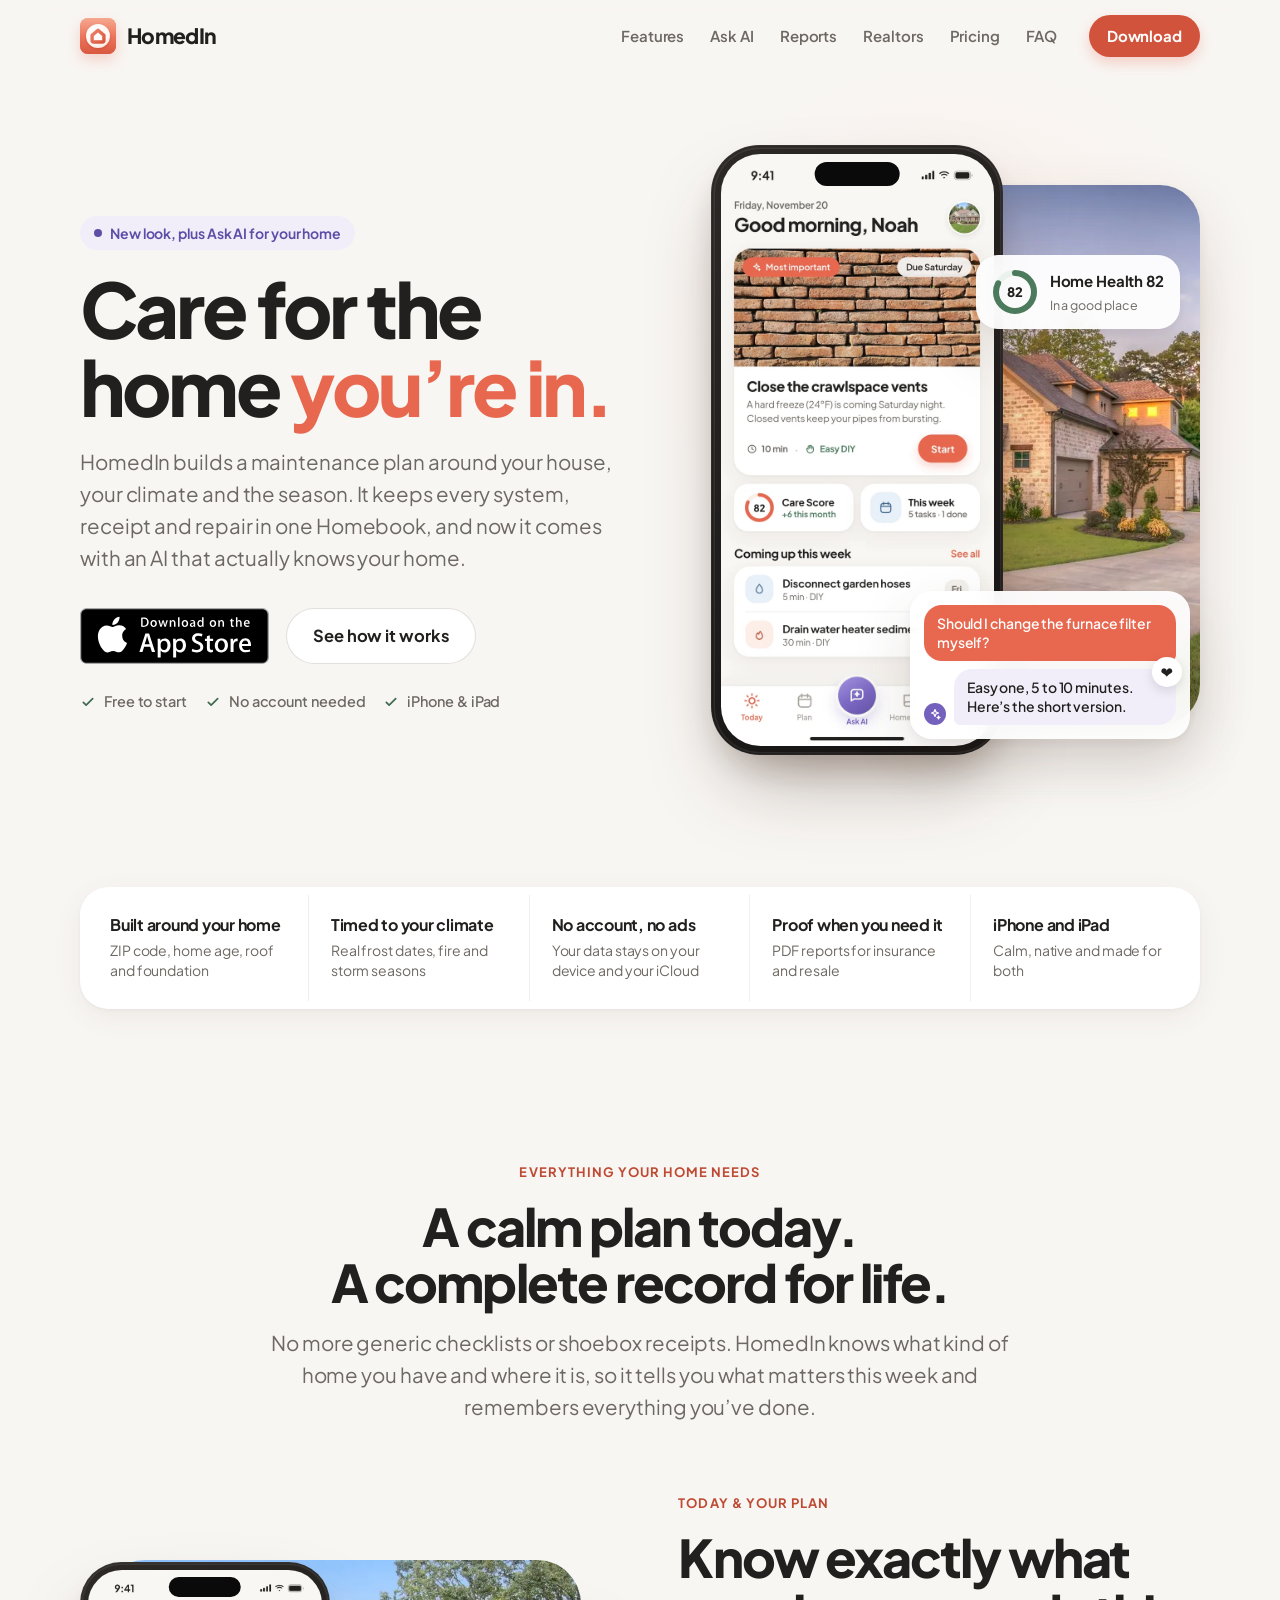
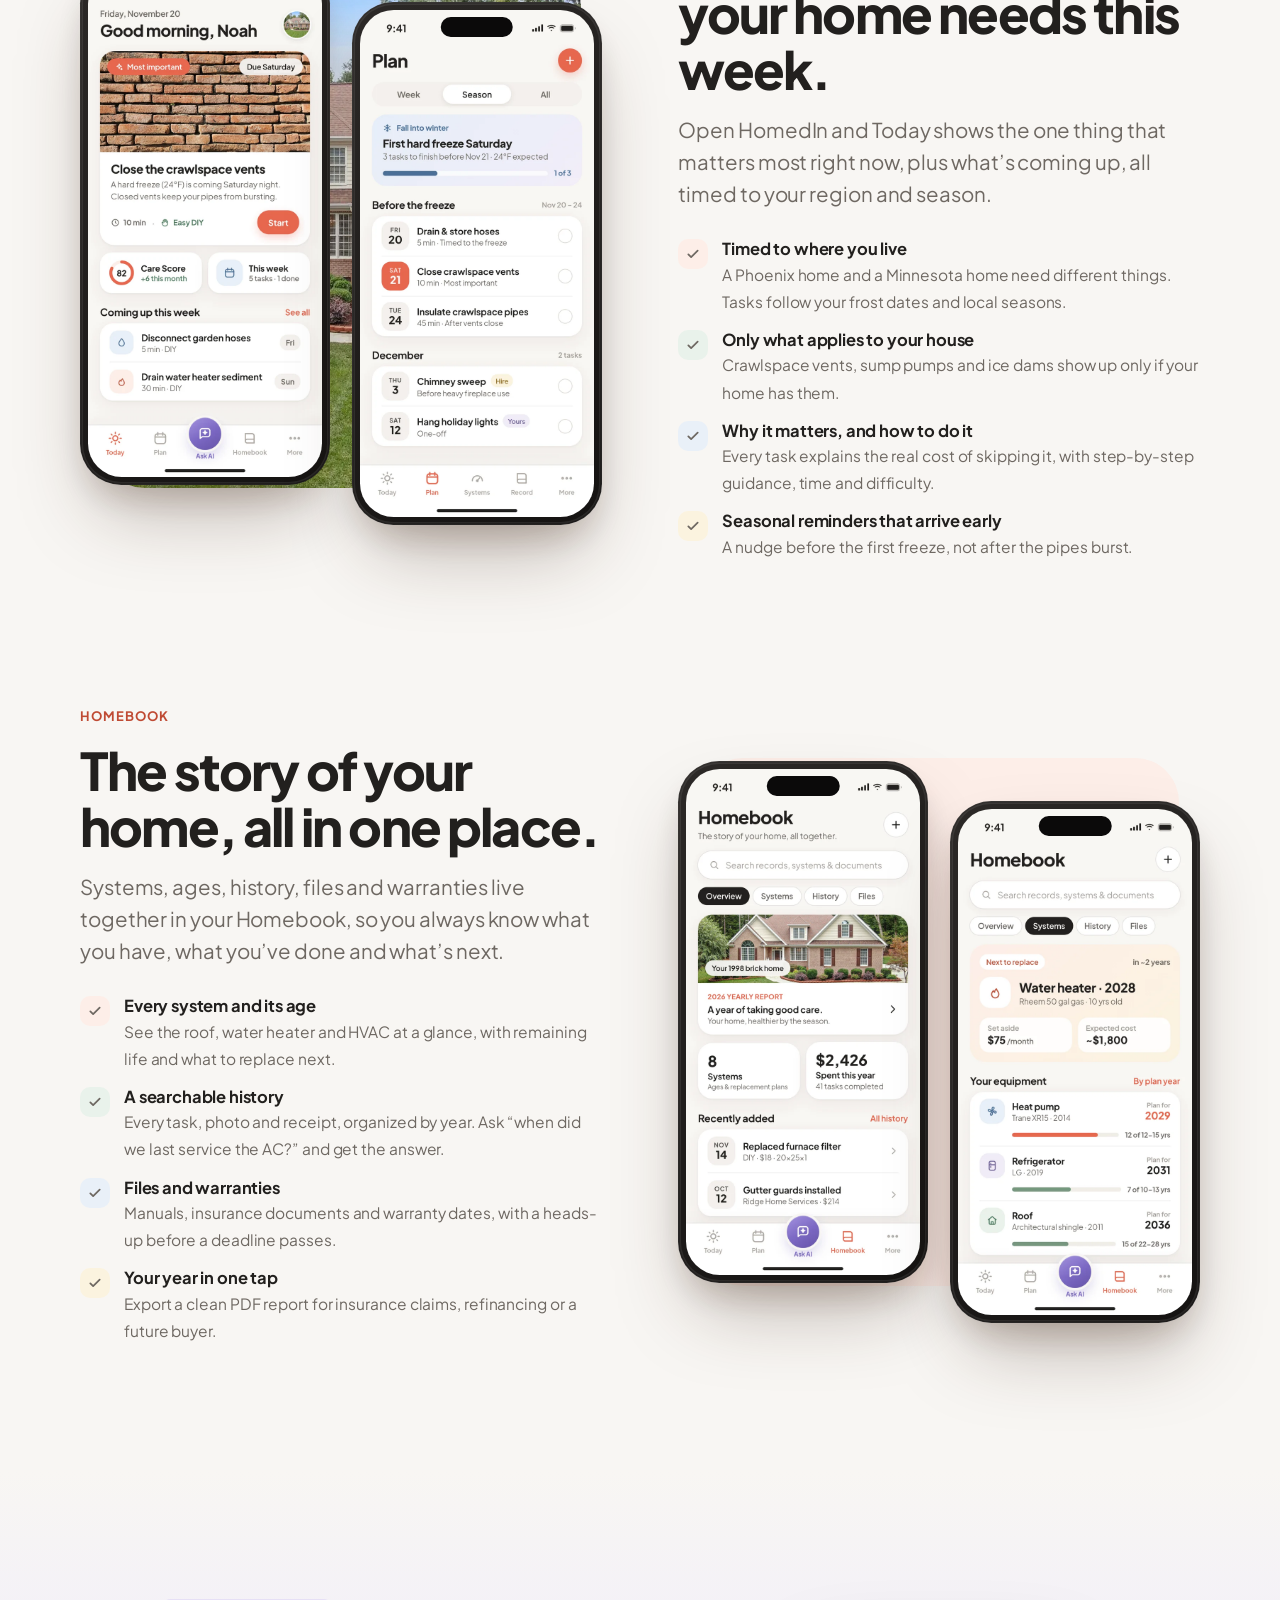
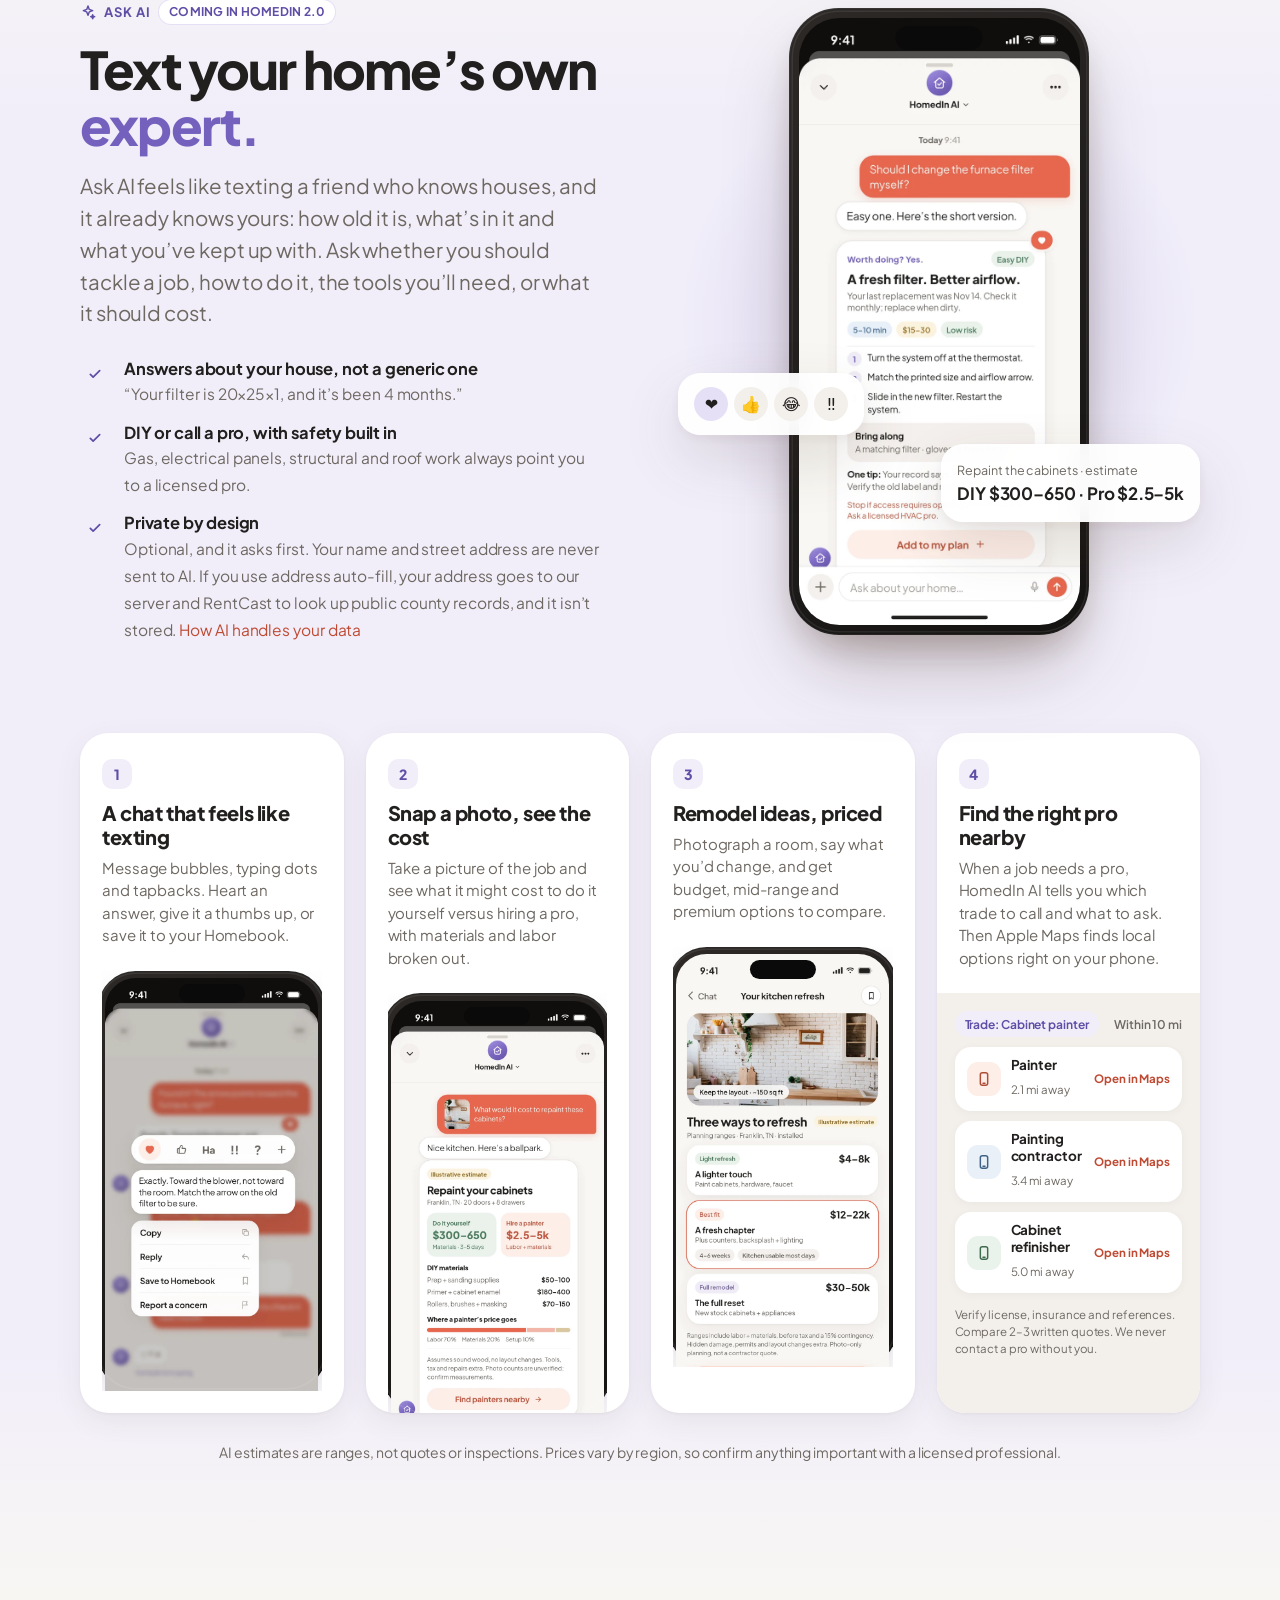
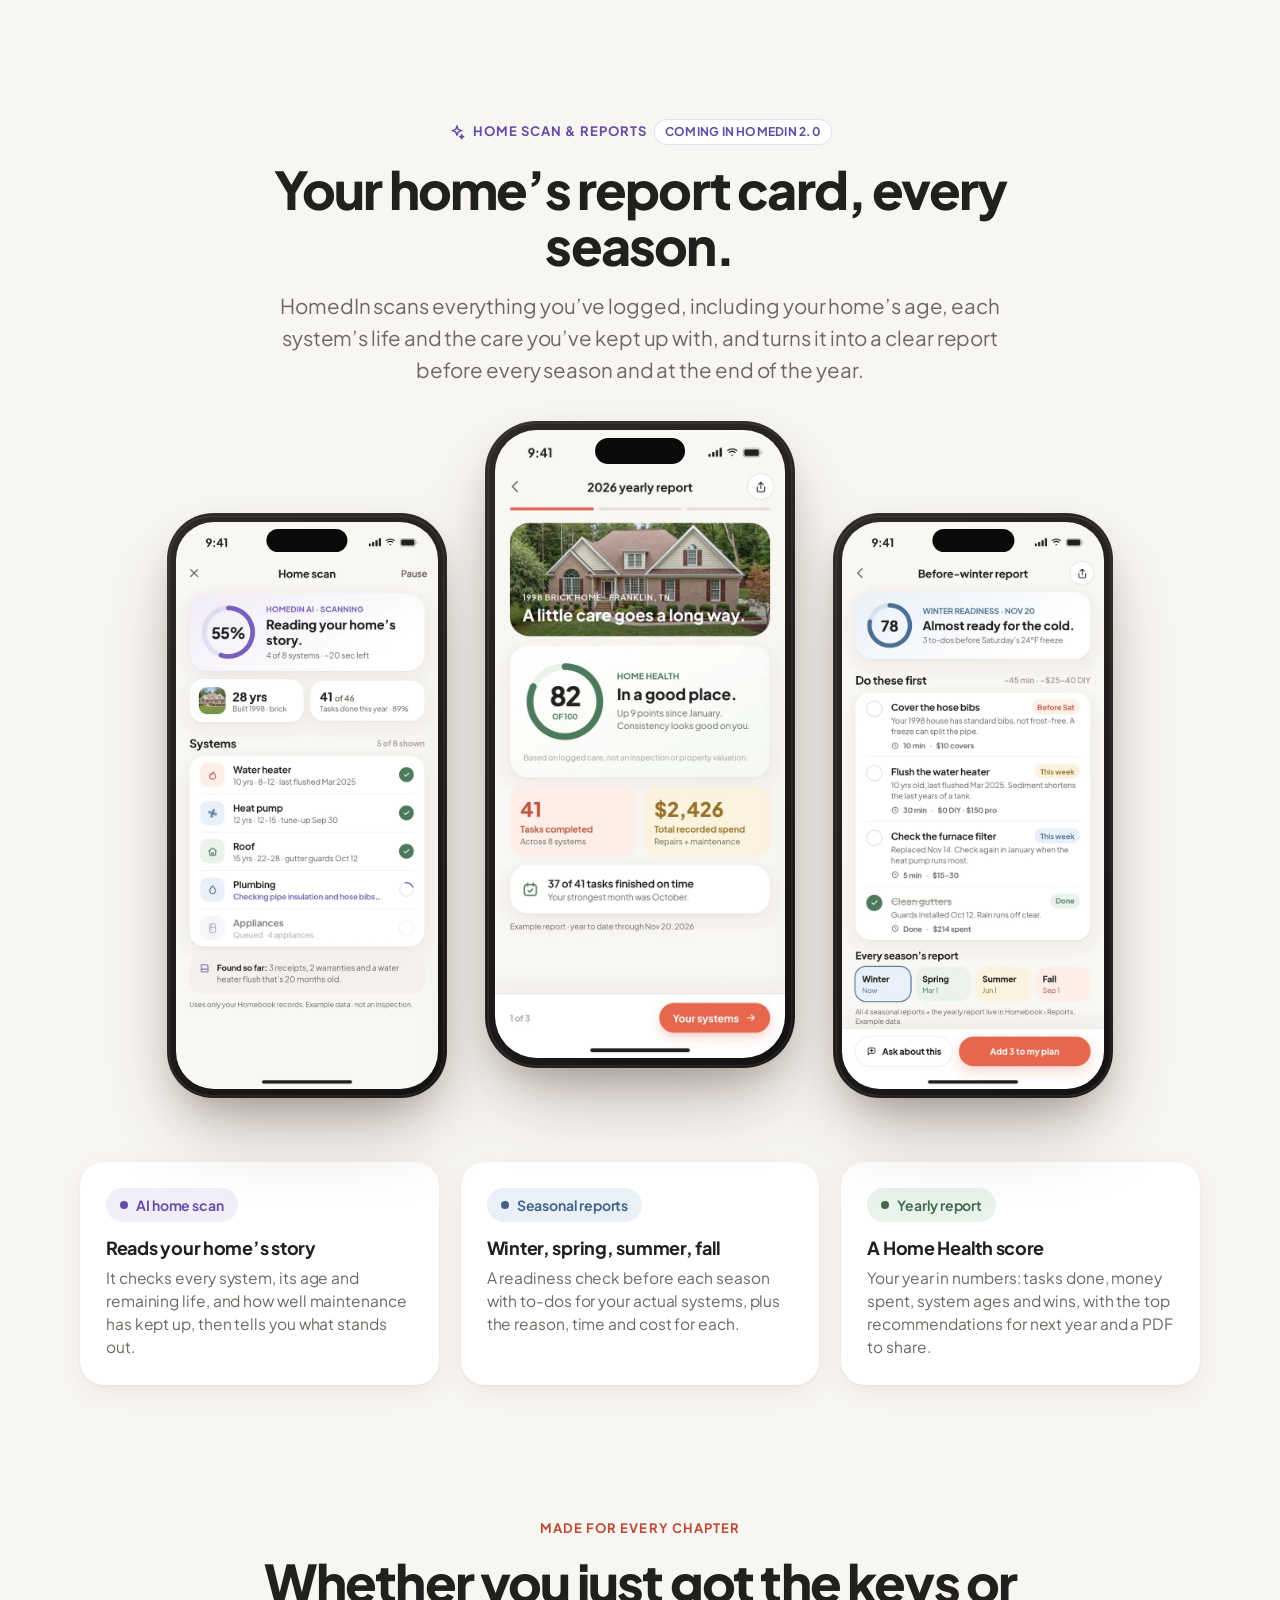
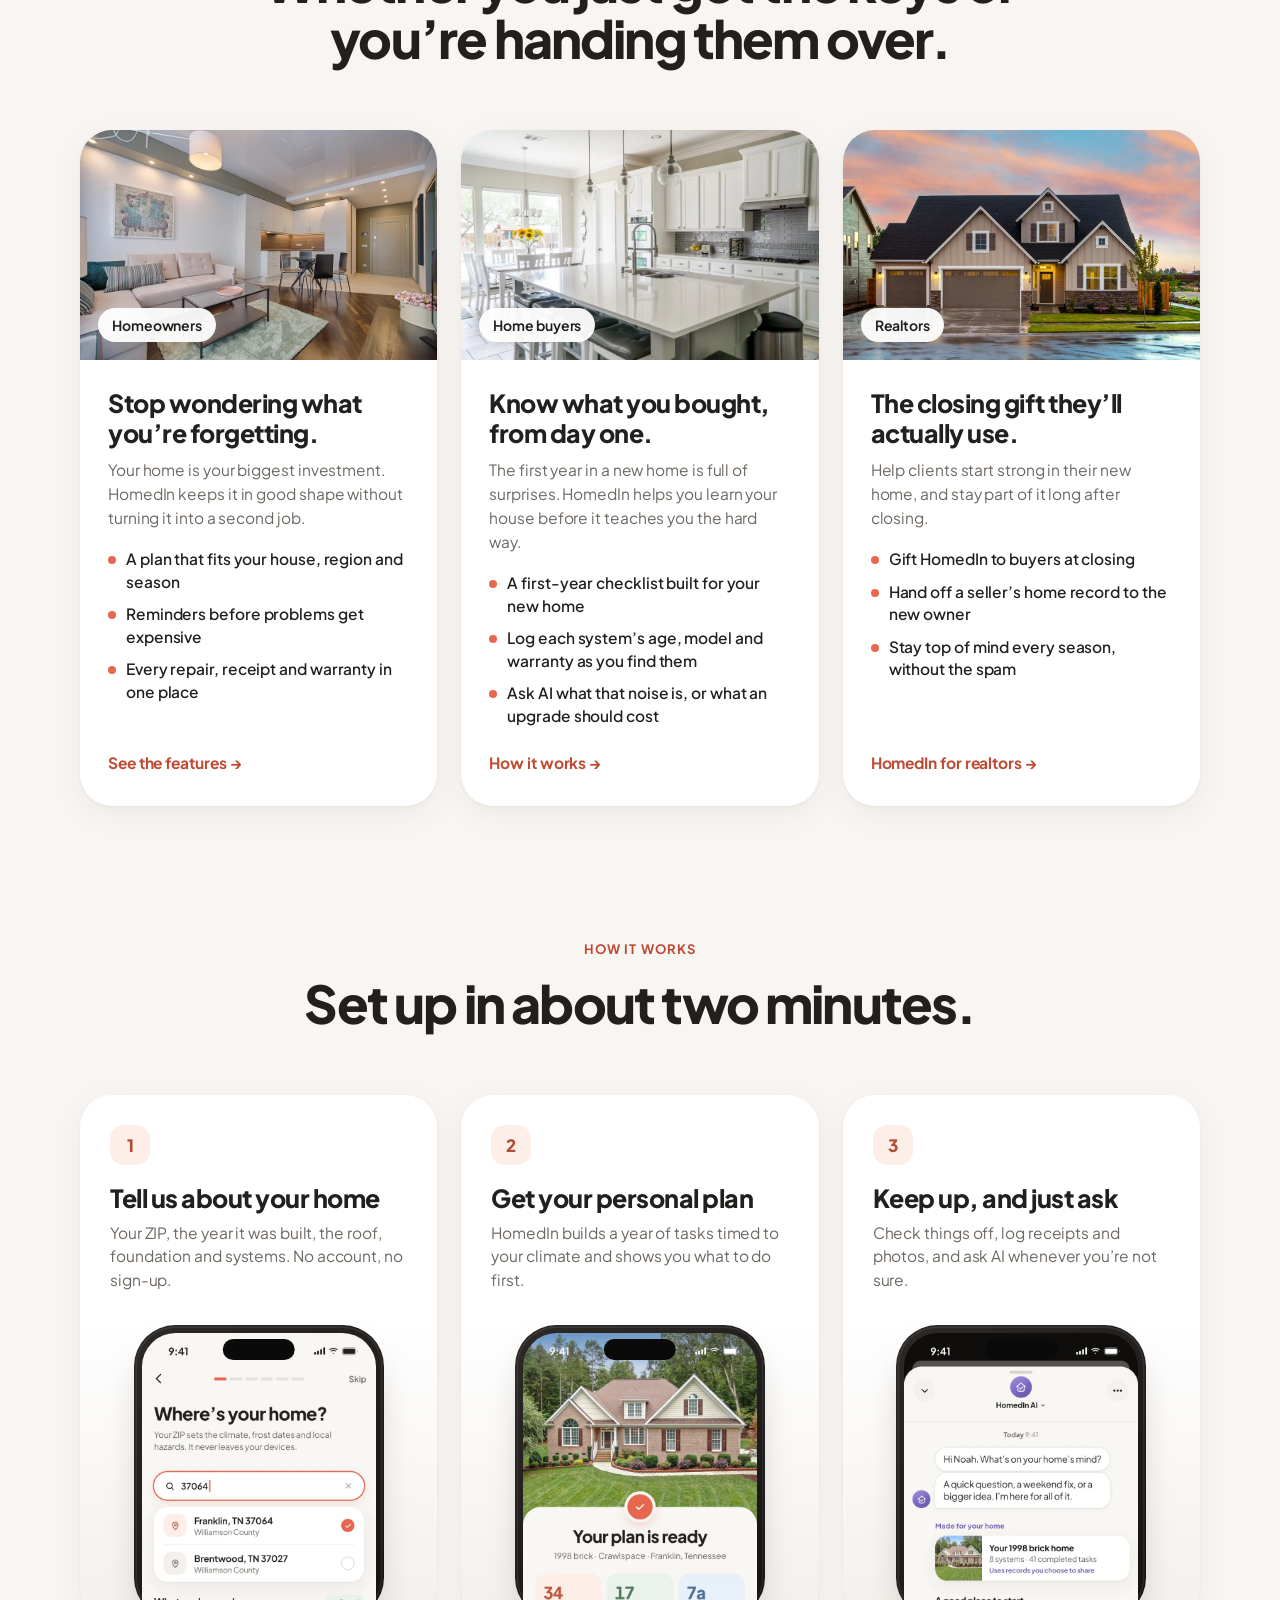
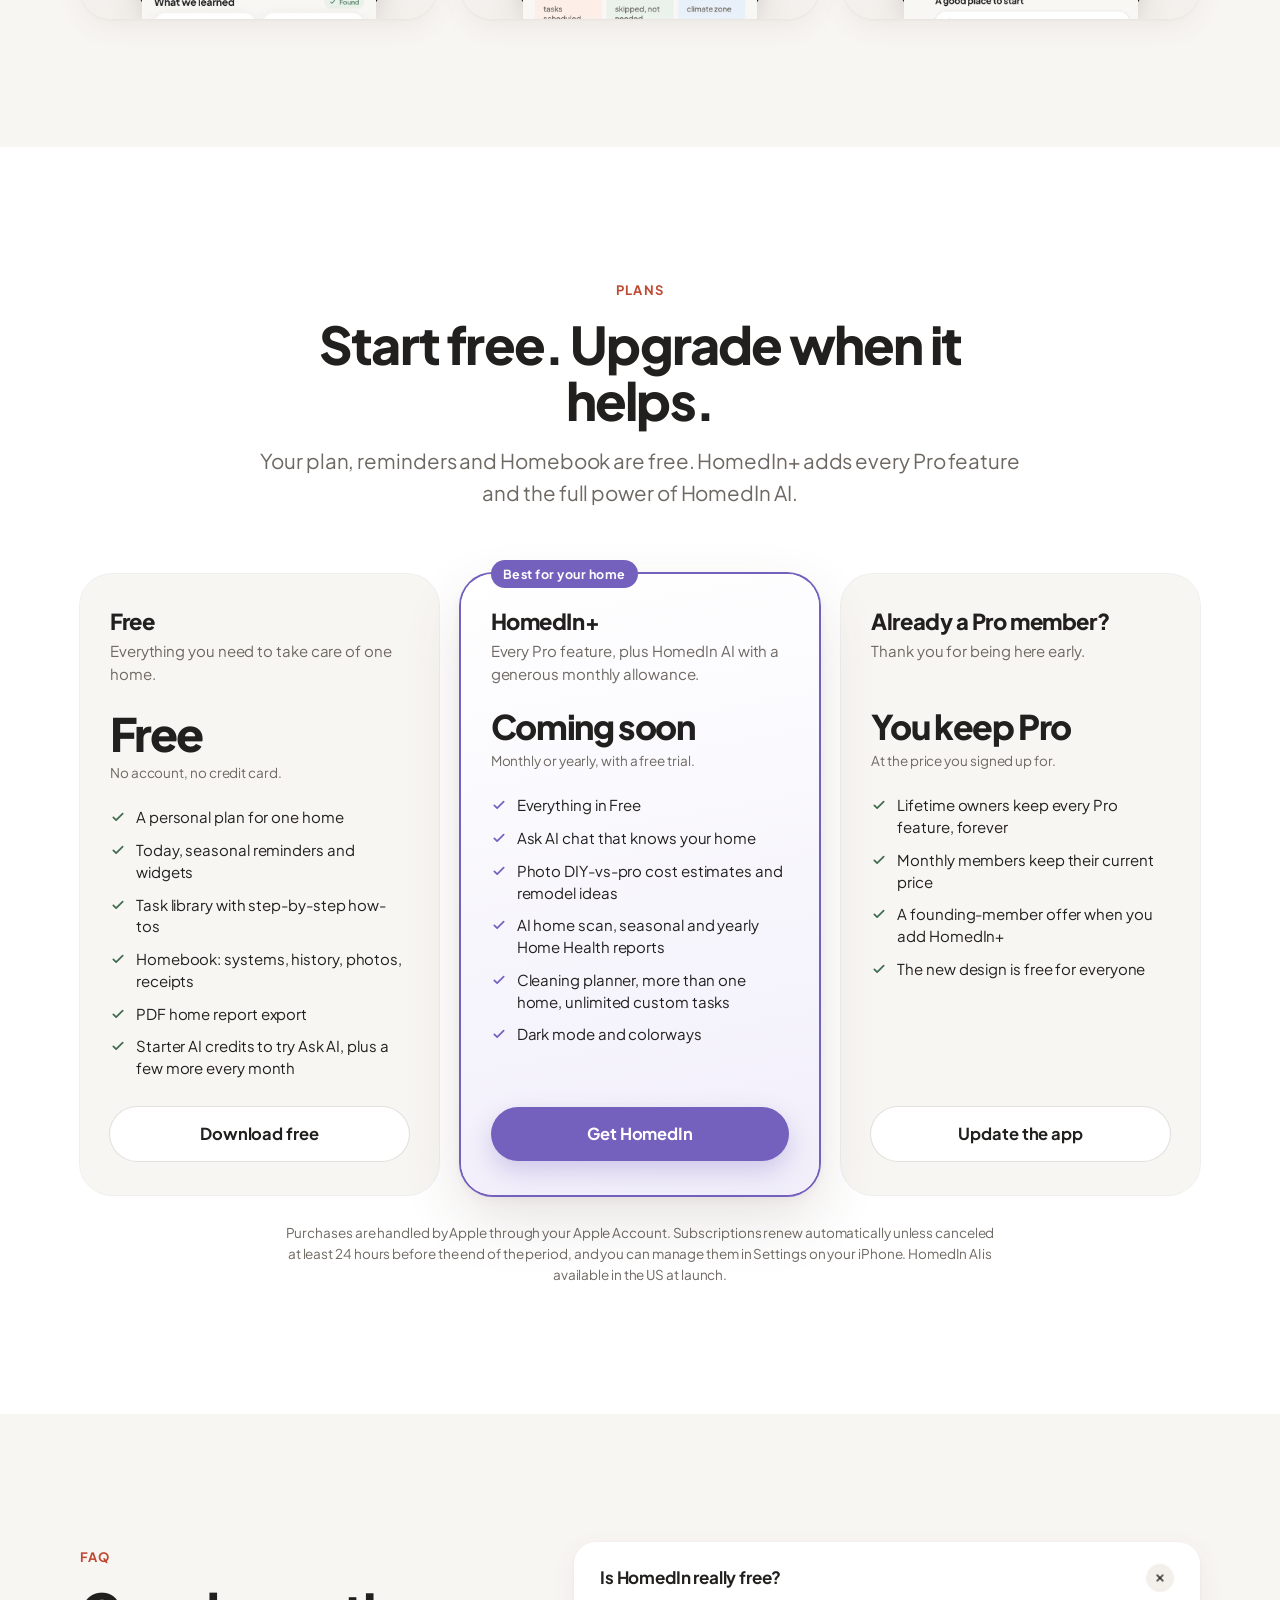
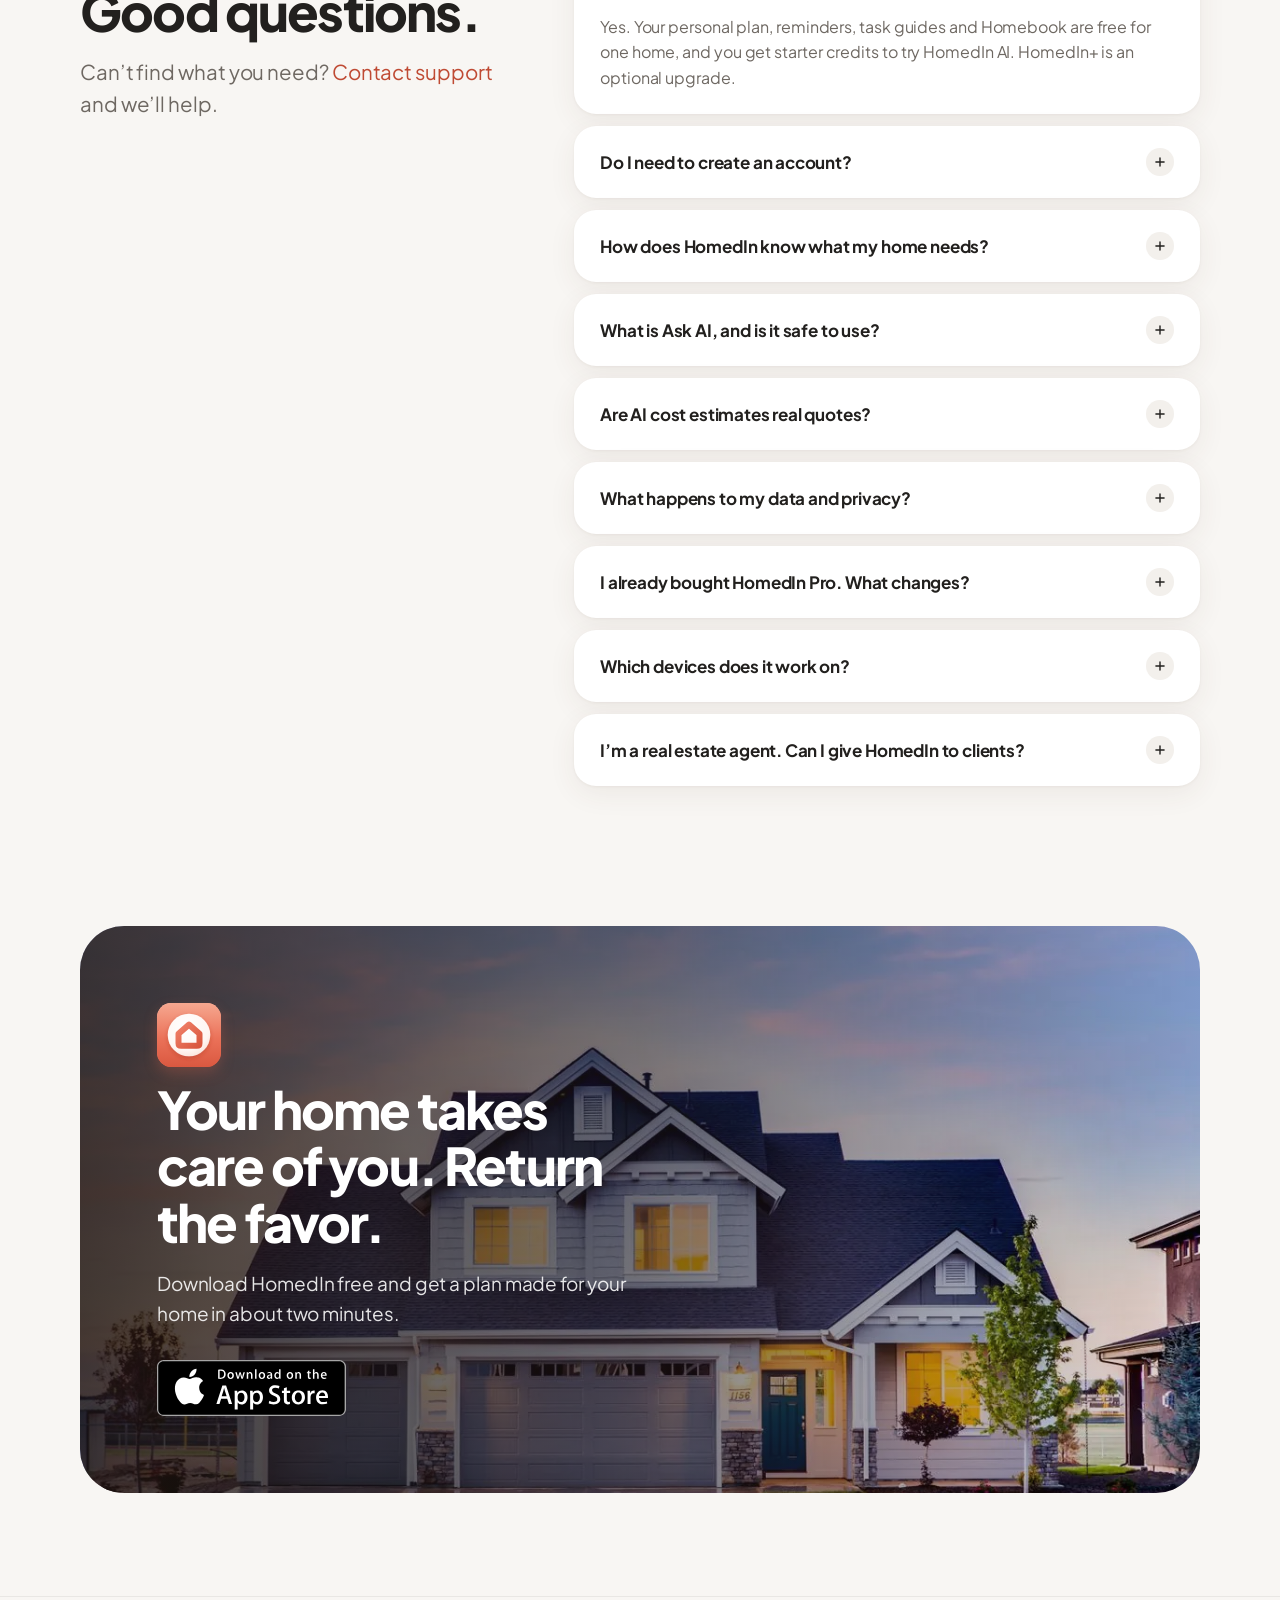
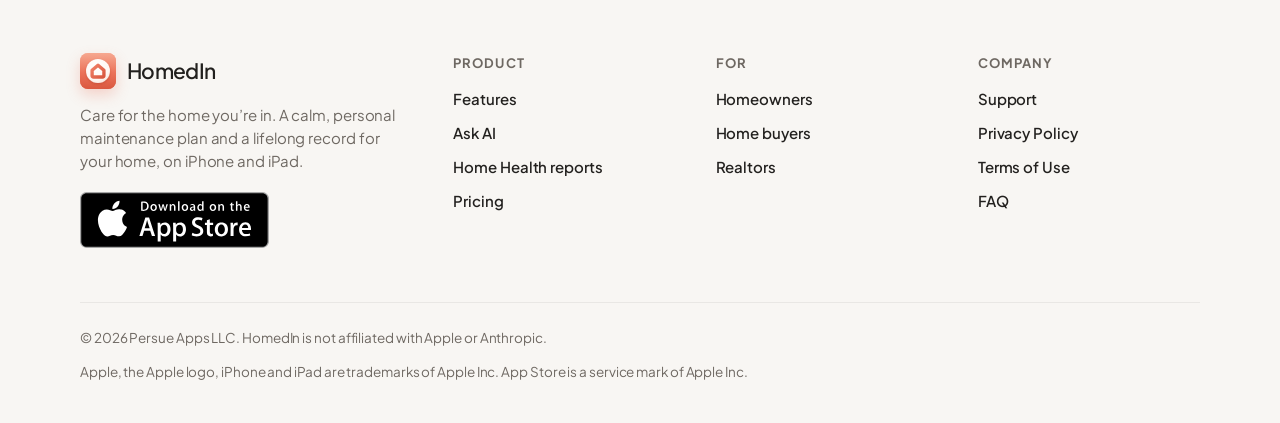
<file: index.html>
<!doctype html>
<html lang="en" class="no-js">
<head>
<meta charset="utf-8">
<meta name="viewport" content="width=device-width, initial-scale=1">
<title>HomedIn: Home maintenance plan, Homebook & AI for your home</title>
<meta name="description" content="HomedIn builds a maintenance plan around your house, climate and season, keeps every system, receipt and repair in one Homebook, and adds an AI that knows your home. Free on iPhone and iPad.">
<link rel="canonical" href="https://ncorse-create.github.io/homedin-website/">
<meta name="theme-color" content="#F8F6F3">
<meta name="apple-itunes-app" content="app-id=6762814321">
<meta property="og:type" content="website">
<meta property="og:site_name" content="HomedIn">
<meta property="og:title" content="HomedIn: Home maintenance plan, Homebook & AI for your home">
<meta property="og:description" content="HomedIn builds a maintenance plan around your house, climate and season, keeps every system, receipt and repair in one Homebook, and adds an AI that knows your home. Free on iPhone and iPad.">
<meta property="og:url" content="https://ncorse-create.github.io/homedin-website/">
<meta property="og:image" content="https://ncorse-create.github.io/homedin-website/assets/img/og-image.png">
<meta property="og:image:width" content="1200">
<meta property="og:image:height" content="630">
<meta property="og:image:alt" content="HomedIn app screens on iPhone next to a warm brick home">
<meta name="twitter:card" content="summary_large_image">
<meta name="twitter:title" content="HomedIn: Home maintenance plan, Homebook & AI for your home">
<meta name="twitter:description" content="HomedIn builds a maintenance plan around your house, climate and season, keeps every system, receipt and repair in one Homebook, and adds an AI that knows your home. Free on iPhone and iPad.">
<meta name="twitter:image" content="https://ncorse-create.github.io/homedin-website/assets/img/og-image.png">
<link rel="icon" href="assets/img/favicon.svg" type="image/svg+xml">
<link rel="icon" href="assets/img/favicon-32.png" sizes="32x32" type="image/png">
<link rel="apple-touch-icon" href="assets/img/apple-touch-icon.png">
<link rel="preload" href="assets/fonts/PlusJakartaSans-var.woff2" as="font" type="font/woff2" crossorigin>
<link rel="stylesheet" href="assets/css/site.css">
<script type="application/ld+json">{"@context": "https://schema.org", "@type": "MobileApplication", "name": "HomedIn", "operatingSystem": "iOS 26.4 or later", "applicationCategory": "LifestyleApplication", "description": "HomedIn builds a maintenance plan around your house, climate and season, keeps every system, receipt and repair in one Homebook, and adds an AI that knows your home. Free on iPhone and iPad.", "url": "https://ncorse-create.github.io/homedin-website/", "downloadUrl": "https://apps.apple.com/us/app/homedin/id6762814321", "offers": {"@type": "Offer", "price": "0", "priceCurrency": "USD"}, "publisher": {"@type": "Organization", "name": "Persue Apps LLC"}}</script>
</head>
<body>
<a class="skip" href="#main">Skip to content</a>
<header class="nav">
  <div class="wrap">
    <a class="brand" href="index.html" aria-label="HomedIn home"><span class="appicon"><img src="assets/img/appicon.svg" alt="" width="36" height="36" aria-hidden="true"></span>HomedIn</a>
    <ul class="nav-links" id="nav-links"><li><a href="#features">Features</a></li><li><a href="#ai">Ask AI</a></li><li><a href="#reports">Reports</a></li><li><a href="realtors.html">Realtors</a></li><li><a href="#pricing">Pricing</a></li><li><a href="#faq">FAQ</a></li></ul>
    <a class="btn sm" href="https://apps.apple.com/us/app/homedin/id6762814321" data-appstore>Download</a>
    <button class="menu-btn" aria-label="Open menu" aria-expanded="false" aria-controls="nav-links"><svg width="22" height="22" viewBox="0 0 24 24" fill="none" stroke="currentColor" stroke-width="2.2" stroke-linecap="round" stroke-linejoin="round" aria-hidden="true"><path d="M4 8h16M4 16h16"/></svg></button>
  </div>
</header>
<main id="main">

<!-- ================= HERO ================= -->
<section class="hero" aria-labelledby="hero-title">
  <div class="wrap">
    <div class="hero-copy">
      <span class="chip iris reveal"><span class="dot"></span>New look, plus Ask AI for your home</span>
      <h1 id="hero-title" class="reveal d1">Care for the home <span class="accent">you’re in.</span></h1>
      <p class="lead reveal d2">HomedIn builds a maintenance plan around your house, your climate and the season. It keeps every system, receipt and repair in one Homebook, and now it comes with an AI that actually knows your home.</p>
      <div class="cta-row reveal d3">
        <a class="badge-link " href="https://apps.apple.com/us/app/homedin/id6762814321" data-appstore aria-label="Download HomedIn on the App Store"><img src="assets/img/app-store-badge.svg" alt="Download on the App Store" width="168" height="56"></a>
        <a class="btn sec" href="#features">See how it works</a>
      </div>
      <div class="hero-meta reveal d3">
        <span><svg width="16" height="16" viewBox="0 0 24 24" fill="none" stroke="currentColor" stroke-width="2.6" stroke-linecap="round" stroke-linejoin="round" aria-hidden="true"><path d="M5 12.5l4.2 4.2L19 7"/></svg> Free to start</span><span><svg width="16" height="16" viewBox="0 0 24 24" fill="none" stroke="currentColor" stroke-width="2.6" stroke-linecap="round" stroke-linejoin="round" aria-hidden="true"><path d="M5 12.5l4.2 4.2L19 7"/></svg> No account needed</span><span><svg width="16" height="16" viewBox="0 0 24 24" fill="none" stroke="currentColor" stroke-width="2.6" stroke-linecap="round" stroke-linejoin="round" aria-hidden="true"><path d="M5 12.5l4.2 4.2L19 7"/></svg> iPhone &amp; iPad</span>
      </div>
    </div>
    <div class="hero-art reveal d2" aria-hidden="false">
      <div class="hero-photo"><img src="assets/img/house-warm.webp" alt="" width="1200" height="799" fetchpriority="high"></div>
      <div class="phone "><span class="island" aria-hidden="true"></span><img src="assets/screens/today.webp" alt="HomedIn Today screen: close the crawlspace vents before the freeze, Care Score 82, and what's coming up this week" width="390" height="844" loading="eager" decoding="async"></div>
      <div class="float f-score bob" aria-hidden="true">
        <svg class="ring" viewBox="0 0 46 46"><circle cx="23" cy="23" r="19" fill="none" stroke="#E9F2EB" stroke-width="6"/><circle cx="23" cy="23" r="19" fill="none" stroke="#4C7A5C" stroke-width="6" stroke-linecap="round" stroke-dasharray="98 120" transform="rotate(-90 23 23)"/><text x="23" y="27.5" text-anchor="middle" font-size="13" font-weight="800" fill="#22201E" font-family="Plus Jakarta Sans,sans-serif">82</text></svg>
        <div><b>Home Health 82</b><small>In a good place</small></div>
      </div>
      <div class="float f-ai bob late" aria-hidden="true">
        <div class="bubble me">Should I change the furnace filter myself?</div>
        <div style="display:flex;gap:8px;align-items:flex-end"><span class="ai-avatar"><svg width="12" height="12" viewBox="0 0 24 24" fill="none" stroke="currentColor" stroke-width="2.4" stroke-linecap="round" stroke-linejoin="round" aria-hidden="true"><path d="M12 3l1.9 5.1L19 10l-5.1 1.9L12 17l-1.9-5.1L5 10l5.1-1.9z"/><path d="M19 16l.8 2.2L22 19l-2.2.8L19 22l-.8-2.2L16 19l2.2-.8z"/></svg></span><div class="bubble ai" style="position:relative">Easy one, 5 to 10 minutes. Here’s the short version.<span class="tapback">❤️</span></div></div>
      </div>
    </div>
  </div>
</section>

<!-- ================= TRUST STRIP =================
     Facts only (from the live App Store listing and the app itself). No ratings or download counts
     are shown because the app doesn't have enough public ratings yet. -->
<section class="trust" aria-label="Why HomedIn">
  <div class="wrap">
    <div class="trust-inner reveal">
      <div class="trust-item"><b>Built around your home</b><span>ZIP code, home age, roof and foundation</span></div>
      <div class="trust-item"><b>Timed to your climate</b><span>Real frost dates, fire and storm seasons</span></div>
      <div class="trust-item"><b>No account, no ads</b><span>Your data stays on your device and your iCloud</span></div>
      <div class="trust-item"><b>Proof when you need it</b><span>PDF reports for insurance and resale</span></div>
      <div class="trust-item"><b>iPhone and iPad</b><span>Calm, native and made for both</span></div>
    </div>
  </div>
</section>

<!-- PLACEHOLDER: testimonials. Hidden until real, permission-granted reviews exist.
     Replace the example text, then remove the "hidden" attribute. Do not publish invented quotes. -->
<section class="block" id="testimonials" hidden data-placeholder="testimonials">
  <div class="wrap">
    <blockquote data-placeholder="testimonial">EXAMPLE ONLY. Replace with a real customer quote before launch.</blockquote>
  </div>
</section>

<!-- ================= FEATURES ================= -->
<section class="block" id="features" aria-labelledby="features-title">
  <div class="wrap">
    <div class="sec-head center reveal">
      <span class="eyebrow">Everything your home needs</span>
      <h2 id="features-title">A calm plan today. <br>A complete record for life.</h2>
      <p class="lead">No more generic checklists or shoebox receipts. HomedIn knows what kind of home you have and where it is, so it tells you what matters this week and remembers everything you’ve done.</p>
    </div>

    <article class="feature">
      <div class="f-art reveal">
        <div class="blob"><img src="assets/img/house-lawn.webp" alt="" loading="lazy" width="1400" height="1050"></div>
        <div class="phones">
          <div class="phone "><span class="island" aria-hidden="true"></span><img src="assets/screens/today.webp" alt="Today screen with the most important task and the Care Score" width="390" height="844" loading="lazy" decoding="async"></div>
          <div class="phone "><span class="island" aria-hidden="true"></span><img src="assets/screens/plan-season.webp" alt="Plan screen showing this season's tasks" width="390" height="844" loading="lazy" decoding="async"></div>
        </div>
      </div>
      <div class="f-copy reveal d1">
        <span class="eyebrow">Today &amp; your plan</span>
        <h2>Know exactly what your home needs this week.</h2>
        <p class="lead">Open HomedIn and Today shows the one thing that matters most right now, plus what’s coming up, all timed to your region and season.</p>
        <ul class="points">
          <li><span class="tick t-peach"><svg width="16" height="16" viewBox="0 0 24 24" fill="none" stroke="currentColor" stroke-width="2.6" stroke-linecap="round" stroke-linejoin="round" aria-hidden="true"><path d="M5 12.5l4.2 4.2L19 7"/></svg></span><div><b>Timed to where you live</b><span>A Phoenix home and a Minnesota home need different things. Tasks follow your frost dates and local seasons.</span></div></li>
          <li><span class="tick t-sage"><svg width="16" height="16" viewBox="0 0 24 24" fill="none" stroke="currentColor" stroke-width="2.6" stroke-linecap="round" stroke-linejoin="round" aria-hidden="true"><path d="M5 12.5l4.2 4.2L19 7"/></svg></span><div><b>Only what applies to your house</b><span>Crawlspace vents, sump pumps and ice dams show up only if your home has them.</span></div></li>
          <li><span class="tick t-sky"><svg width="16" height="16" viewBox="0 0 24 24" fill="none" stroke="currentColor" stroke-width="2.6" stroke-linecap="round" stroke-linejoin="round" aria-hidden="true"><path d="M5 12.5l4.2 4.2L19 7"/></svg></span><div><b>Why it matters, and how to do it</b><span>Every task explains the real cost of skipping it, with step-by-step guidance, time and difficulty.</span></div></li>
          <li><span class="tick t-butter"><svg width="16" height="16" viewBox="0 0 24 24" fill="none" stroke="currentColor" stroke-width="2.6" stroke-linecap="round" stroke-linejoin="round" aria-hidden="true"><path d="M5 12.5l4.2 4.2L19 7"/></svg></span><div><b>Seasonal reminders that arrive early</b><span>A nudge before the first freeze, not after the pipes burst.</span></div></li>
        </ul>
      </div>
    </article>

    <article class="feature flip">
      <div class="f-art reveal">
        <div class="blob tint"></div>
        <div class="phones">
          <div class="phone "><span class="island" aria-hidden="true"></span><img src="assets/screens/homebook.webp" alt="Homebook overview with your home, systems count and money spent this year" width="390" height="844" loading="lazy" decoding="async"></div>
          <div class="phone "><span class="island" aria-hidden="true"></span><img src="assets/screens/homebook-systems.webp" alt="Homebook systems list with the water heater at 9 of 12 years" width="390" height="844" loading="lazy" decoding="async"></div>
        </div>
      </div>
      <div class="f-copy reveal d1">
        <span class="eyebrow">Homebook</span>
        <h2>The story of your home, all in one place.</h2>
        <p class="lead">Systems, ages, history, files and warranties live together in your Homebook, so you always know what you have, what you’ve done and what’s next.</p>
        <ul class="points">
          <li><span class="tick t-peach"><svg width="16" height="16" viewBox="0 0 24 24" fill="none" stroke="currentColor" stroke-width="2.6" stroke-linecap="round" stroke-linejoin="round" aria-hidden="true"><path d="M5 12.5l4.2 4.2L19 7"/></svg></span><div><b>Every system and its age</b><span>See the roof, water heater and HVAC at a glance, with remaining life and what to replace next.</span></div></li>
          <li><span class="tick t-sage"><svg width="16" height="16" viewBox="0 0 24 24" fill="none" stroke="currentColor" stroke-width="2.6" stroke-linecap="round" stroke-linejoin="round" aria-hidden="true"><path d="M5 12.5l4.2 4.2L19 7"/></svg></span><div><b>A searchable history</b><span>Every task, photo and receipt, organized by year. Ask “when did we last service the AC?” and get the answer.</span></div></li>
          <li><span class="tick t-sky"><svg width="16" height="16" viewBox="0 0 24 24" fill="none" stroke="currentColor" stroke-width="2.6" stroke-linecap="round" stroke-linejoin="round" aria-hidden="true"><path d="M5 12.5l4.2 4.2L19 7"/></svg></span><div><b>Files and warranties</b><span>Manuals, insurance documents and warranty dates, with a heads-up before a deadline passes.</span></div></li>
          <li><span class="tick t-butter"><svg width="16" height="16" viewBox="0 0 24 24" fill="none" stroke="currentColor" stroke-width="2.6" stroke-linecap="round" stroke-linejoin="round" aria-hidden="true"><path d="M5 12.5l4.2 4.2L19 7"/></svg></span><div><b>Your year in one tap</b><span>Export a clean PDF report for insurance claims, refinancing or a future buyer.</span></div></li>
        </ul>
      </div>
    </article>
  </div>
</section>

<!-- ================= ASK AI =================
     Launch status: Ask AI ships with HomedIn 2.0 (one release with the redesign). Remove the ".soon" chips once it is live. -->
<section class="block ai" id="ai" aria-labelledby="ai-title">
  <div class="wrap">
    <div class="ai-hero">
      <div class="f-copy reveal">
        <span class="eyebrow iris"><svg width="16" height="16" viewBox="0 0 24 24" fill="none" stroke="currentColor" stroke-width="2.2" stroke-linecap="round" stroke-linejoin="round" aria-hidden="true"><path d="M12 3l1.9 5.1L19 10l-5.1 1.9L12 17l-1.9-5.1L5 10l5.1-1.9z"/><path d="M19 16l.8 2.2L22 19l-2.2.8L19 22l-.8-2.2L16 19l2.2-.8z"/></svg> Ask AI <span class="soon" data-placeholder="launch-status">Coming in HomedIn 2.0</span></span>
        <h2 id="ai-title">Text your home’s own <span class="accent-iris">expert.</span></h2>
        <p class="lead">Ask AI feels like texting a friend who knows houses, and it already knows yours: how old it is, what’s in it and what you’ve kept up with. Ask whether you should tackle a job, how to do it, the tools you’ll need, or what it should cost.</p>
        <ul class="points">
          <li><span class="tick" style="background:var(--irisTint);color:var(--irisD)"><svg width="16" height="16" viewBox="0 0 24 24" fill="none" stroke="currentColor" stroke-width="2.6" stroke-linecap="round" stroke-linejoin="round" aria-hidden="true"><path d="M5 12.5l4.2 4.2L19 7"/></svg></span><div><b>Answers about your house, not a generic one</b><span>“Your filter is 20×25×1, and it’s been 4 months.”</span></div></li>
          <li><span class="tick" style="background:var(--irisTint);color:var(--irisD)"><svg width="16" height="16" viewBox="0 0 24 24" fill="none" stroke="currentColor" stroke-width="2.6" stroke-linecap="round" stroke-linejoin="round" aria-hidden="true"><path d="M5 12.5l4.2 4.2L19 7"/></svg></span><div><b>DIY or call a pro, with safety built in</b><span>Gas, electrical panels, structural and roof work always point you to a licensed pro.</span></div></li>
          <li><span class="tick" style="background:var(--irisTint);color:var(--irisD)"><svg width="16" height="16" viewBox="0 0 24 24" fill="none" stroke="currentColor" stroke-width="2.6" stroke-linecap="round" stroke-linejoin="round" aria-hidden="true"><path d="M5 12.5l4.2 4.2L19 7"/></svg></span><div><b>Private by design</b><span>Optional, and it asks first. Your name and street address are never sent to AI. If you use address auto-fill, your address goes to our server and RentCast to look up public county records, and it isn’t stored. <a href="privacy.html#ai">How AI handles your data</a></span></div></li>
        </ul>
      </div>
      <div class="f-art reveal d1">
        <div class="phone "><span class="island" aria-hidden="true"></span><img src="assets/screens/chat-answer.webp" alt="Ask AI chat: should I change the furnace filter myself? The answer card shows steps, tools, cost and a safety note" width="390" height="844" loading="lazy" decoding="async"></div>
        <div class="float f-tap bob" aria-hidden="true">
          <div class="emo"><span class="on">❤️</span><span>👍</span><span>😂</span><span>‼️</span></div>
        </div>
        <div class="float f-cost bob late" aria-hidden="true">
          <div><small>Repaint the cabinets · estimate</small><b style="font-size:17px">DIY $300–650 · Pro $2.5–5k</b></div>
        </div>
      </div>
    </div>

    <div class="ai-grid">
      <div class="ai-card reveal">
        <span class="num-tag">1</span>
        <h3>A chat that feels like texting</h3>
        <p>Message bubbles, typing dots and tapbacks. Heart an answer, give it a thumbs up, or save it to your Homebook.</p>
        <div class="shot"><div class="phone "><span class="island" aria-hidden="true"></span><img src="assets/screens/chat-reactions.webp" alt="Long-press tapback reactions on an AI message" width="390" height="844" loading="lazy" decoding="async"></div></div>
      </div>
      <div class="ai-card reveal d1">
        <span class="num-tag">2</span>
        <h3>Snap a photo, see the cost</h3>
        <p>Take a picture of the job and see what it might cost to do it yourself versus hiring a pro, with materials and labor broken out.</p>
        <div class="shot"><div class="phone "><span class="island" aria-hidden="true"></span><img src="assets/screens/photo-estimate.webp" alt="Photo estimate for repainting kitchen cabinets: DIY versus hiring a painter" width="390" height="844" loading="lazy" decoding="async"></div></div>
      </div>
      <div class="ai-card reveal d2">
        <span class="num-tag">3</span>
        <h3>Remodel ideas, priced</h3>
        <p>Photograph a room, say what you’d change, and get budget, mid-range and premium options to compare.</p>
        <div class="shot"><div class="phone "><span class="island" aria-hidden="true"></span><img src="assets/screens/remodel.webp" alt="Room remodel estimate with three price tiers" width="390" height="844" loading="lazy" decoding="async"></div></div>
      </div>
      <div class="ai-card reveal d3">
        <span class="num-tag">4</span>
        <h3>Find the right pro nearby</h3>
        <p>When a job needs a pro, HomedIn AI tells you which trade to call and what to ask. Then Apple Maps finds local options right on your phone.</p>
        <!-- Illustration built from the design system (not a screenshot): approved screen 10 shows ratings/photos that
             Apple Maps (MapKit) doesn't provide, so it is being redrawn. Generic categories only, no business names. -->
        <div class="pros" aria-hidden="true">
          <div class="pros-head"><span class="chip iris xs">Trade: Cabinet painter</span><span class="pros-r">Within 10 mi</span></div>
          <div class="pro-row"><span class="pro-ic t-peach"><svg width="16" height="16" viewBox="0 0 24 24" fill="none" stroke="currentColor" stroke-width="2.2" stroke-linecap="round" stroke-linejoin="round" aria-hidden="true"><rect x="6.5" y="2.5" width="11" height="19" rx="3"/><path d="M10.5 18.5h3"/></svg></span><div><b>Painter</b><small>2.1 mi away</small></div><span class="pro-go">Open in Maps</span></div>
          <div class="pro-row"><span class="pro-ic t-sky"><svg width="16" height="16" viewBox="0 0 24 24" fill="none" stroke="currentColor" stroke-width="2.2" stroke-linecap="round" stroke-linejoin="round" aria-hidden="true"><rect x="6.5" y="2.5" width="11" height="19" rx="3"/><path d="M10.5 18.5h3"/></svg></span><div><b>Painting contractor</b><small>3.4 mi away</small></div><span class="pro-go">Open in Maps</span></div>
          <div class="pro-row"><span class="pro-ic t-sage"><svg width="16" height="16" viewBox="0 0 24 24" fill="none" stroke="currentColor" stroke-width="2.2" stroke-linecap="round" stroke-linejoin="round" aria-hidden="true"><rect x="6.5" y="2.5" width="11" height="19" rx="3"/><path d="M10.5 18.5h3"/></svg></span><div><b>Cabinet refinisher</b><small>5.0 mi away</small></div><span class="pro-go">Open in Maps</span></div>
          <p class="pros-note">Verify license, insurance and references. Compare 2–3 written quotes. We never contact a pro without you.</p>
        </div>
      </div>
    </div>
    <p class="ai-note">AI estimates are ranges, not quotes or inspections. Prices vary by region, so confirm anything important with a licensed professional.</p>
  </div>
</section>

<!-- ================= REPORTS ================= -->
<section class="block" id="reports" aria-labelledby="reports-title">
  <div class="wrap">
    <div class="sec-head center reveal">
      <span class="eyebrow iris"><svg width="16" height="16" viewBox="0 0 24 24" fill="none" stroke="currentColor" stroke-width="2.2" stroke-linecap="round" stroke-linejoin="round" aria-hidden="true"><path d="M12 3l1.9 5.1L19 10l-5.1 1.9L12 17l-1.9-5.1L5 10l5.1-1.9z"/><path d="M19 16l.8 2.2L22 19l-2.2.8L19 22l-.8-2.2L16 19l2.2-.8z"/></svg> Home scan &amp; reports <span class="soon" data-placeholder="launch-status">Coming in HomedIn 2.0</span></span>
      <h2 id="reports-title">Your home’s report card, every season.</h2>
      <p class="lead">HomedIn scans everything you’ve logged, including your home’s age, each system’s life and the care you’ve kept up with, and turns it into a clear report before every season and at the end of the year.</p>
    </div>
    <div class="reports-stage reveal d1">
      <div class="phone "><span class="island" aria-hidden="true"></span><img src="assets/screens/home-scan.webp" alt="AI home scan in progress, reading your home's story" width="390" height="844" loading="lazy" decoding="async"></div>
      <div class="phone mid"><span class="island" aria-hidden="true"></span><img src="assets/screens/yearly-overview.webp" alt="2026 yearly report with a Home Health score of 82" width="390" height="844" loading="lazy" decoding="async"></div>
      <div class="phone "><span class="island" aria-hidden="true"></span><img src="assets/screens/winter-report.webp" alt="Before-winter report with three to-dos before the freeze" width="390" height="844" loading="lazy" decoding="async"></div>
    </div>
    <div class="report-points">
      <div class="rp reveal"><span class="chip iris"><span class="dot"></span>AI home scan</span><h4>Reads your home’s story</h4><p>It checks every system, its age and remaining life, and how well maintenance has kept up, then tells you what stands out.</p></div>
      <div class="rp reveal d1"><span class="chip sky"><span class="dot"></span>Seasonal reports</span><h4>Winter, spring, summer, fall</h4><p>A readiness check before each season with to-dos for your actual systems, plus the reason, time and cost for each.</p></div>
      <div class="rp reveal d2"><span class="chip sage"><span class="dot"></span>Yearly report</span><h4>A Home Health score</h4><p>Your year in numbers: tasks done, money spent, system ages and wins, with the top recommendations for next year and a PDF to share.</p></div>
    </div>
  </div>
</section>

<!-- ================= AUDIENCES ================= -->
<section class="block" id="who" aria-labelledby="who-title" style="padding-top:0">
  <div class="wrap">
    <div class="sec-head center reveal">
      <span class="eyebrow">Made for every chapter</span>
      <h2 id="who-title">Whether you just got the keys or you’re handing them over.</h2>
    </div>
    <div class="aud-grid">
      <article class="aud reveal">
        <div class="ph"><img src="assets/img/living.webp" alt="A bright, lived-in living room" loading="lazy" width="900" height="592"><span class="chip">Homeowners</span></div>
        <div class="body">
          <h3>Stop wondering what you’re forgetting.</h3>
          <p>Your home is your biggest investment. HomedIn keeps it in good shape without turning it into a second job.</p>
          <ul><li>A plan that fits your house, region and season</li><li>Reminders before problems get expensive</li><li>Every repair, receipt and warranty in one place</li></ul>
          <a class="more" href="#features">See the features →</a>
        </div>
      </article>
      <article class="aud reveal d1">
        <div class="ph"><img src="assets/img/kitchen.webp" alt="A new kitchen ready to move into" loading="lazy" width="900" height="600"><span class="chip">Home buyers</span></div>
        <div class="body">
          <h3>Know what you bought, from day one.</h3>
          <p>The first year in a new home is full of surprises. HomedIn helps you learn your house before it teaches you the hard way.</p>
          <ul><li>A first-year checklist built for your new home</li><li>Log each system’s age, model and warranty as you find them</li><li>Ask AI what that noise is, or what an upgrade should cost</li></ul>
          <a class="more" href="#how">How it works →</a>
        </div>
      </article>
      <article class="aud reveal d2">
        <div class="ph"><img src="assets/img/house-1396.webp" alt="A freshly sold suburban home" loading="lazy" width="1200" height="800"><span class="chip">Realtors</span></div>
        <div class="body">
          <h3>The closing gift they’ll actually use.</h3>
          <p>Help clients start strong in their new home, and stay part of it long after closing.</p>
          <ul><li>Gift HomedIn to buyers at closing</li><li>Hand off a seller’s home record to the new owner</li><li>Stay top of mind every season, without the spam</li></ul>
          <a class="more" href="realtors.html">HomedIn for realtors →</a>
        </div>
      </article>
    </div>
  </div>
</section>

<!-- ================= HOW IT WORKS ================= -->
<section class="block" id="how" aria-labelledby="how-title" style="padding-top:0">
  <div class="wrap">
    <div class="sec-head center reveal">
      <span class="eyebrow">How it works</span>
      <h2 id="how-title">Set up in about two minutes.</h2>
    </div>
    <div class="steps">
      <div class="step reveal"><div class="txt"><div class="n">1</div><h3>Tell us about your home</h3><p>Your ZIP, the year it was built, the roof, foundation and systems. No account, no sign-up.</p></div><div class="crop"><div class="phone "><span class="island" aria-hidden="true"></span><img src="assets/screens/address.webp" alt="Onboarding: where is your home?" width="390" height="844" loading="lazy" decoding="async"></div></div></div>
      <div class="step reveal d1"><div class="txt"><div class="n">2</div><h3>Get your personal plan</h3><p>HomedIn builds a year of tasks timed to your climate and shows you what to do first.</p></div><div class="crop"><div class="phone "><span class="island" aria-hidden="true"></span><img src="assets/screens/plan-reveal.webp" alt="Your plan is ready: tasks for this season" width="390" height="844" loading="lazy" decoding="async"></div></div></div>
      <div class="step reveal d2"><div class="txt"><div class="n">3</div><h3>Keep up, and just ask</h3><p>Check things off, log receipts and photos, and ask AI whenever you’re not sure.</p></div><div class="crop"><div class="phone "><span class="island" aria-hidden="true"></span><img src="assets/screens/ai-landing.webp" alt="Ask AI welcome screen with suggested questions" width="390" height="844" loading="lazy" decoding="async"></div></div></div>
    </div>
  </div>
</section>

<!-- ================= PRICING =================
     PRICING IS NOT FINAL (awaiting Noah, AI plan open question 1). No prices are published on purpose.
     Current proposal, for reference only, do not publish until confirmed:
       Free: 15 AI credits once, then 5 a month.
       HomedIn+: $5.99/month or $49.99/year, 7-day free trial, 150 AI credits a month, every Pro feature included.
       Existing $9.99 lifetime and $0.99 monthly customers keep Pro at their price, plus a founding-member offer on HomedIn+.
     To publish prices later: fill in the .price blocks marked data-placeholder="price" below. -->
<section class="block pricing" id="pricing" aria-labelledby="pricing-title" data-placeholder="pricing">
  <div class="wrap">
    <div class="sec-head center reveal">
      <span class="eyebrow">Plans</span>
      <h2 id="pricing-title">Start free. Upgrade when it helps.</h2>
      <p class="lead">Your plan, reminders and Homebook are free. HomedIn+ adds every Pro feature and the full power of HomedIn AI.</p>
    </div>
    <div class="plans">
      <div class="plan reveal">
        <h3>Free</h3>
        <p class="desc">Everything you need to take care of one home.</p>
        <div class="price"><span class="amt">Free</span></div>
        <p class="price-note">No account, no credit card.</p>
        <ul>
          <li><svg width="16" height="16" viewBox="0 0 24 24" fill="none" stroke="currentColor" stroke-width="2.6" stroke-linecap="round" stroke-linejoin="round" aria-hidden="true"><path d="M5 12.5l4.2 4.2L19 7"/></svg>A personal plan for one home</li>
          <li><svg width="16" height="16" viewBox="0 0 24 24" fill="none" stroke="currentColor" stroke-width="2.6" stroke-linecap="round" stroke-linejoin="round" aria-hidden="true"><path d="M5 12.5l4.2 4.2L19 7"/></svg>Today, seasonal reminders and widgets</li>
          <li><svg width="16" height="16" viewBox="0 0 24 24" fill="none" stroke="currentColor" stroke-width="2.6" stroke-linecap="round" stroke-linejoin="round" aria-hidden="true"><path d="M5 12.5l4.2 4.2L19 7"/></svg>Task library with step-by-step how-tos</li>
          <li><svg width="16" height="16" viewBox="0 0 24 24" fill="none" stroke="currentColor" stroke-width="2.6" stroke-linecap="round" stroke-linejoin="round" aria-hidden="true"><path d="M5 12.5l4.2 4.2L19 7"/></svg>Homebook: systems, history, photos, receipts</li>
          <li><svg width="16" height="16" viewBox="0 0 24 24" fill="none" stroke="currentColor" stroke-width="2.6" stroke-linecap="round" stroke-linejoin="round" aria-hidden="true"><path d="M5 12.5l4.2 4.2L19 7"/></svg>PDF home report export</li>
          <li><svg width="16" height="16" viewBox="0 0 24 24" fill="none" stroke="currentColor" stroke-width="2.6" stroke-linecap="round" stroke-linejoin="round" aria-hidden="true"><path d="M5 12.5l4.2 4.2L19 7"/></svg>Starter AI credits to try Ask AI, plus a few more every month</li>
        </ul>
        <a class="btn sec" href="https://apps.apple.com/us/app/homedin/id6762814321" data-appstore>Download free</a>
      </div>
      <div class="plan feat reveal d1">
        <span class="tag">Best for your home</span>
        <h3>HomedIn+</h3>
        <p class="desc">Every Pro feature, plus HomedIn AI with a generous monthly allowance.</p>
        <div class="price" data-placeholder="price"><span class="amt" style="font-size:34px">Coming soon</span></div>
        <p class="price-note">Monthly or yearly, with a free trial.</p>
        <ul>
          <li><svg width="16" height="16" viewBox="0 0 24 24" fill="none" stroke="currentColor" stroke-width="2.6" stroke-linecap="round" stroke-linejoin="round" aria-hidden="true"><path d="M5 12.5l4.2 4.2L19 7"/></svg>Everything in Free</li>
          <li><svg width="16" height="16" viewBox="0 0 24 24" fill="none" stroke="currentColor" stroke-width="2.6" stroke-linecap="round" stroke-linejoin="round" aria-hidden="true"><path d="M5 12.5l4.2 4.2L19 7"/></svg>Ask AI chat that knows your home</li>
          <li><svg width="16" height="16" viewBox="0 0 24 24" fill="none" stroke="currentColor" stroke-width="2.6" stroke-linecap="round" stroke-linejoin="round" aria-hidden="true"><path d="M5 12.5l4.2 4.2L19 7"/></svg>Photo DIY-vs-pro cost estimates and remodel ideas</li>
          <li><svg width="16" height="16" viewBox="0 0 24 24" fill="none" stroke="currentColor" stroke-width="2.6" stroke-linecap="round" stroke-linejoin="round" aria-hidden="true"><path d="M5 12.5l4.2 4.2L19 7"/></svg>AI home scan, seasonal and yearly Home Health reports</li>
          <li><svg width="16" height="16" viewBox="0 0 24 24" fill="none" stroke="currentColor" stroke-width="2.6" stroke-linecap="round" stroke-linejoin="round" aria-hidden="true"><path d="M5 12.5l4.2 4.2L19 7"/></svg>Cleaning planner, more than one home, unlimited custom tasks</li>
          <li><svg width="16" height="16" viewBox="0 0 24 24" fill="none" stroke="currentColor" stroke-width="2.6" stroke-linecap="round" stroke-linejoin="round" aria-hidden="true"><path d="M5 12.5l4.2 4.2L19 7"/></svg>Dark mode and colorways</li>
        </ul>
        <a class="btn iris" href="https://apps.apple.com/us/app/homedin/id6762814321" data-appstore>Get HomedIn</a>
      </div>
      <div class="plan reveal d2">
        <h3>Already a Pro member?</h3>
        <p class="desc">Thank you for being here early.</p>
        <div class="price"><span class="amt" style="font-size:34px">You keep Pro</span></div>
        <p class="price-note">At the price you signed up for.</p>
        <ul>
          <li><svg width="16" height="16" viewBox="0 0 24 24" fill="none" stroke="currentColor" stroke-width="2.6" stroke-linecap="round" stroke-linejoin="round" aria-hidden="true"><path d="M5 12.5l4.2 4.2L19 7"/></svg>Lifetime owners keep every Pro feature, forever</li>
          <li><svg width="16" height="16" viewBox="0 0 24 24" fill="none" stroke="currentColor" stroke-width="2.6" stroke-linecap="round" stroke-linejoin="round" aria-hidden="true"><path d="M5 12.5l4.2 4.2L19 7"/></svg>Monthly members keep their current price</li>
          <li><svg width="16" height="16" viewBox="0 0 24 24" fill="none" stroke="currentColor" stroke-width="2.6" stroke-linecap="round" stroke-linejoin="round" aria-hidden="true"><path d="M5 12.5l4.2 4.2L19 7"/></svg>A founding-member offer when you add HomedIn+</li>
          <li><svg width="16" height="16" viewBox="0 0 24 24" fill="none" stroke="currentColor" stroke-width="2.6" stroke-linecap="round" stroke-linejoin="round" aria-hidden="true"><path d="M5 12.5l4.2 4.2L19 7"/></svg>The new design is free for everyone</li>
        </ul>
        <a class="btn sec" href="https://apps.apple.com/us/app/homedin/id6762814321" data-appstore>Update the app</a>
      </div>
    </div>
    <p class="fine">Purchases are handled by Apple through your Apple Account. Subscriptions renew automatically unless canceled at least 24 hours before the end of the period, and you can manage them in Settings on your iPhone. HomedIn AI is available in the US at launch.</p>
  </div>
</section>

<!-- ================= FAQ ================= -->
<section class="block" id="faq" aria-labelledby="faq-title">
  <div class="wrap faq-wrap">
    <div class="sec-head reveal" style="margin-bottom:0">
      <span class="eyebrow">FAQ</span>
      <h2 id="faq-title">Good questions.</h2>
      <p class="lead">Can’t find what you need? <a href="support.html">Contact support</a> and we’ll help.</p>
    </div>
    <div class="faq reveal d1">
      <details open><summary>Is HomedIn really free?</summary><div class="ans">Yes. Your personal plan, reminders, task guides and Homebook are free for one home, and you get starter credits to try HomedIn AI. HomedIn+ is an optional upgrade.</div></details>
      <details><summary>Do I need to create an account?</summary><div class="ans">No. There’s no sign-up and no login. Your home data stays on your device and syncs between your iPhone and iPad through your own private iCloud.</div></details>
      <details><summary>How does HomedIn know what my home needs?</summary><div class="ans">During setup you tell it your ZIP code, when the home was built, the roof, foundation, exterior and systems. HomedIn uses real local frost dates and climate risks such as wildfire, hurricane and ice-dam seasons to time each task, and only shows tasks that apply to your home.</div></details>
      <details><summary>What is Ask AI, and is it safe to use?</summary><div class="ans">Ask AI is an optional assistant powered by Claude, an AI model made by Anthropic. It asks your permission before it’s used for the first time, and you choose which records it can use. HomedIn sends only what’s needed to answer, such as your home’s facts, your question, any photo you choose and your approximate area. It never sends your name, street address or exact location to the AI. If you use optional address auto-fill, your address goes to our server and RentCast to look up public county records, and it isn’t stored. HomedIn’s server doesn’t keep your questions, photos or home facts, and Anthropic doesn’t train on them and deletes them within 30 days. Ask AI is available in the US at launch. Read the details in our <a href="privacy.html#ai">Privacy Policy</a>.</div></details>
      <details><summary>Are AI cost estimates real quotes?</summary><div class="ans">No. They’re estimated ranges to help you plan and compare. Real prices vary by region, home and contractor. Always get written quotes, and use a licensed professional for gas, electrical panel, structural and roof work. HomedIn AI always tells you when a job needs a pro.</div></details>
      <details><summary>What happens to my data and privacy?</summary><div class="ans">HomedIn has no ads and no tracking, and nothing is linked to you. Your data lives on your devices and in your private iCloud, which we can’t see. The only analytics we collect are anonymous thumbs-down and concern counts, with no content. The full details, including the App Store privacy label, are in our <a href="privacy.html#label">Privacy Policy</a>.</div></details>
      <details><summary>I already bought HomedIn Pro. What changes?</summary><div class="ans">Nothing you paid for goes away. Lifetime owners keep every Pro feature forever, and monthly members keep their current price. You’ll also get a founding-member offer if you’d like to add HomedIn+.</div></details>
      <!-- TODO(Noah): confirm the existing-customer terms above once pricing is final (plan open question 1). -->
      <details><summary>Which devices does it work on?</summary><div class="ans">iPhone and iPad running iOS or iPadOS 26.4 or later.</div></details>
      <details><summary>I’m a real estate agent. Can I give HomedIn to clients?</summary><div class="ans">Yes. HomedIn makes a thoughtful closing gift. See <a href="realtors.html">HomedIn for realtors</a> to learn more and join the agent early-access list.</div></details>
    </div>
  </div>
</section>

<!-- ================= FINAL CTA ================= -->
<section class="final" aria-labelledby="final-title">
  <div class="wrap">
    <div class="final-card reveal">
      <img src="assets/img/house-dusk.webp" alt="" loading="lazy" width="1200" height="800">
      <div class="inner">
        <span class="appicon"><img src="assets/img/appicon.svg" alt="" width="36" height="36" aria-hidden="true"></span>
        <h2 id="final-title">Your home takes care of you. Return the favor.</h2>
        <p>Download HomedIn free and get a plan made for your home in about two minutes.</p>
        <div class="cta-row"><a class="badge-link " href="https://apps.apple.com/us/app/homedin/id6762814321" data-appstore aria-label="Download HomedIn on the App Store"><img src="assets/img/app-store-badge.svg" alt="Download on the App Store" width="168" height="56"></a></div>
      </div>
    </div>
  </div>
</section>
</main>
<footer>
  <div class="wrap">
    <div class="foot">
      <div>
        <a class="brand" href="index.html"><span class="appicon"><img src="assets/img/appicon.svg" alt="" width="36" height="36" aria-hidden="true"></span>HomedIn</a>
        <p>Care for the home you’re in. A calm, personal maintenance plan and a lifelong record for your home, on iPhone and iPad.</p>
        <div style="margin-top:20px"><a class="badge-link " href="https://apps.apple.com/us/app/homedin/id6762814321" data-appstore aria-label="Download HomedIn on the App Store"><img src="assets/img/app-store-badge.svg" alt="Download on the App Store" width="168" height="56"></a></div>
      </div>
      <div><h5>Product</h5><ul>
        <li><a href="index.html#features">Features</a></li><li><a href="index.html#ai">Ask AI</a></li><li><a href="index.html#reports">Home Health reports</a></li><li><a href="index.html#pricing">Pricing</a></li></ul></div>
      <div><h5>For</h5><ul>
        <li><a href="index.html#who">Homeowners</a></li><li><a href="index.html#who">Home buyers</a></li><li><a href="realtors.html">Realtors</a></li></ul></div>
      <div><h5>Company</h5><ul>
        <li><a href="support.html">Support</a></li><li><a href="privacy.html">Privacy Policy</a></li><li><a href="terms.html">Terms of Use</a></li><li><a href="index.html#faq">FAQ</a></li></ul></div>
    </div>
    <div class="foot-bottom">
      <span>© <span id="year">2026</span> Persue Apps LLC. HomedIn is not affiliated with Apple or Anthropic.</span>
      <span>Apple, the Apple logo, iPhone and iPad are trademarks of Apple Inc. App Store is a service mark of Apple Inc.</span>
    </div>
  </div>
</footer>
<script src="assets/js/site.js" defer></script>
</body>
</html>
</file>
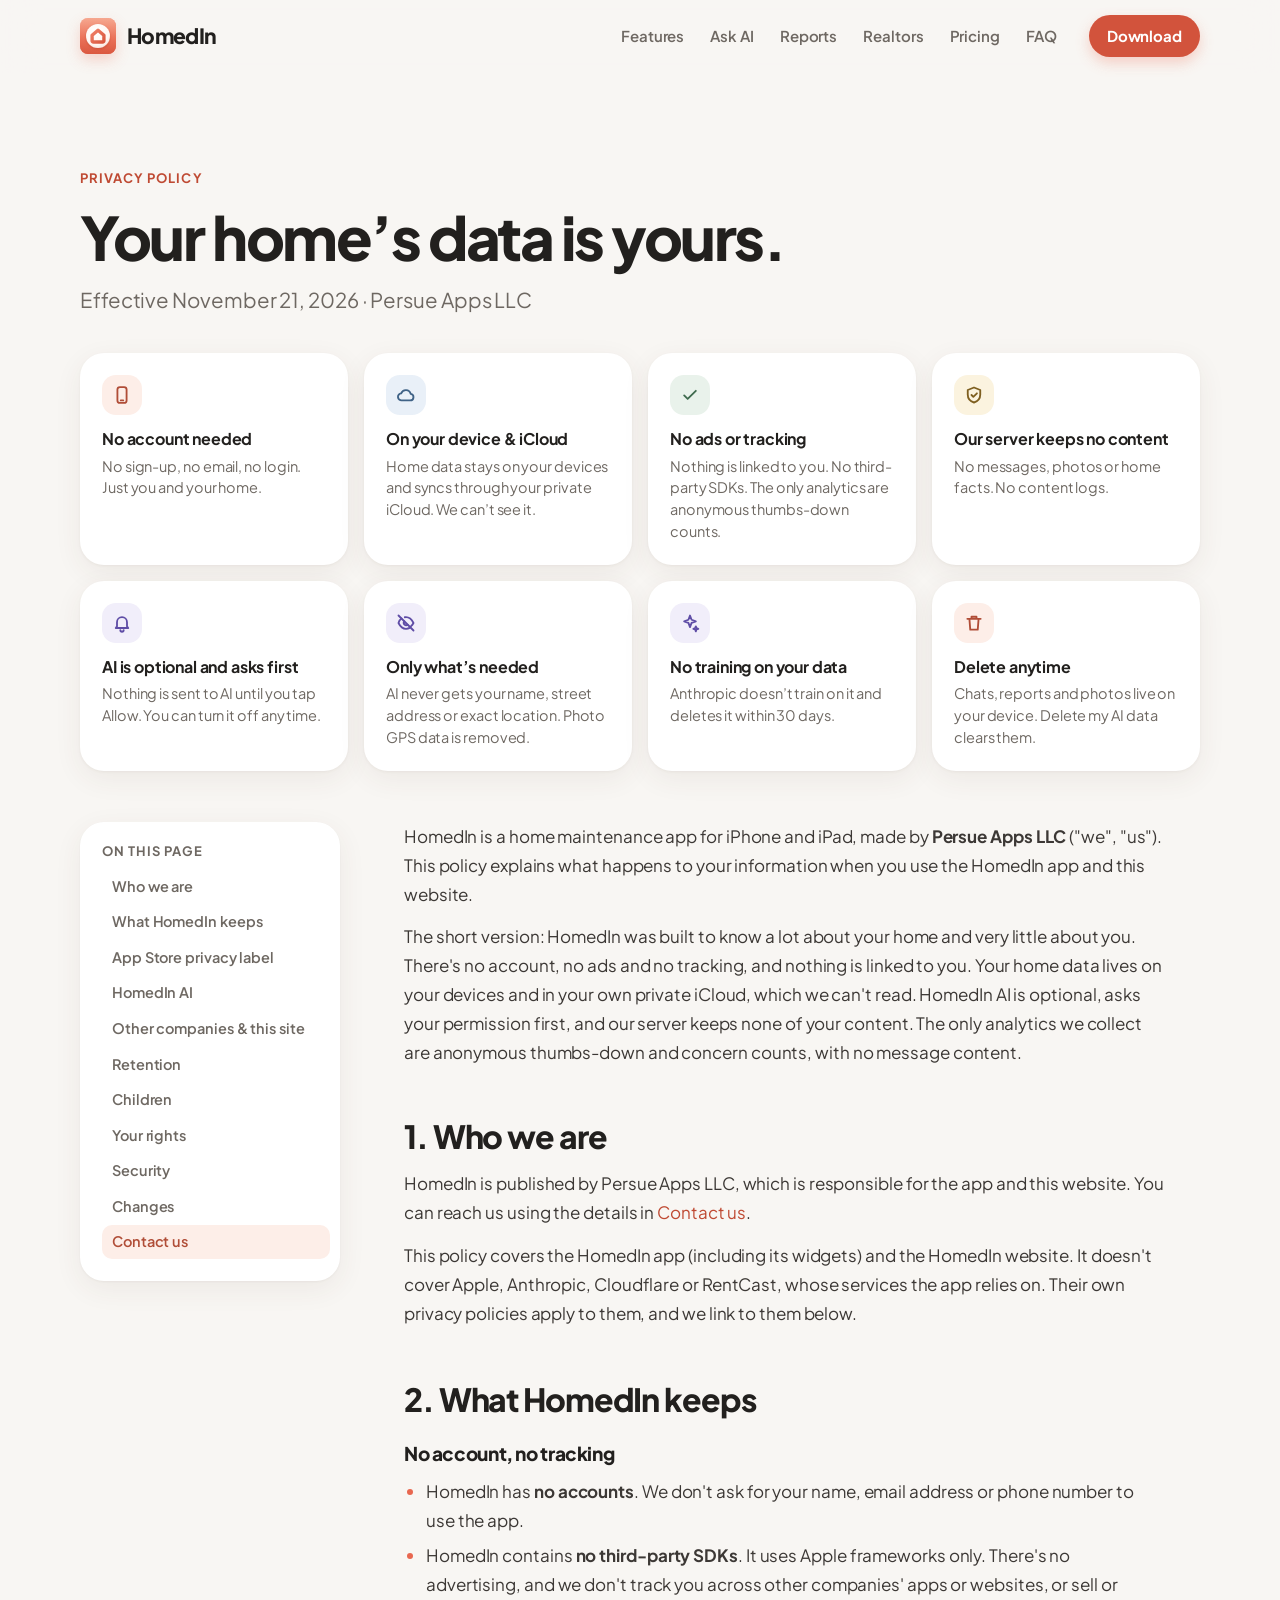
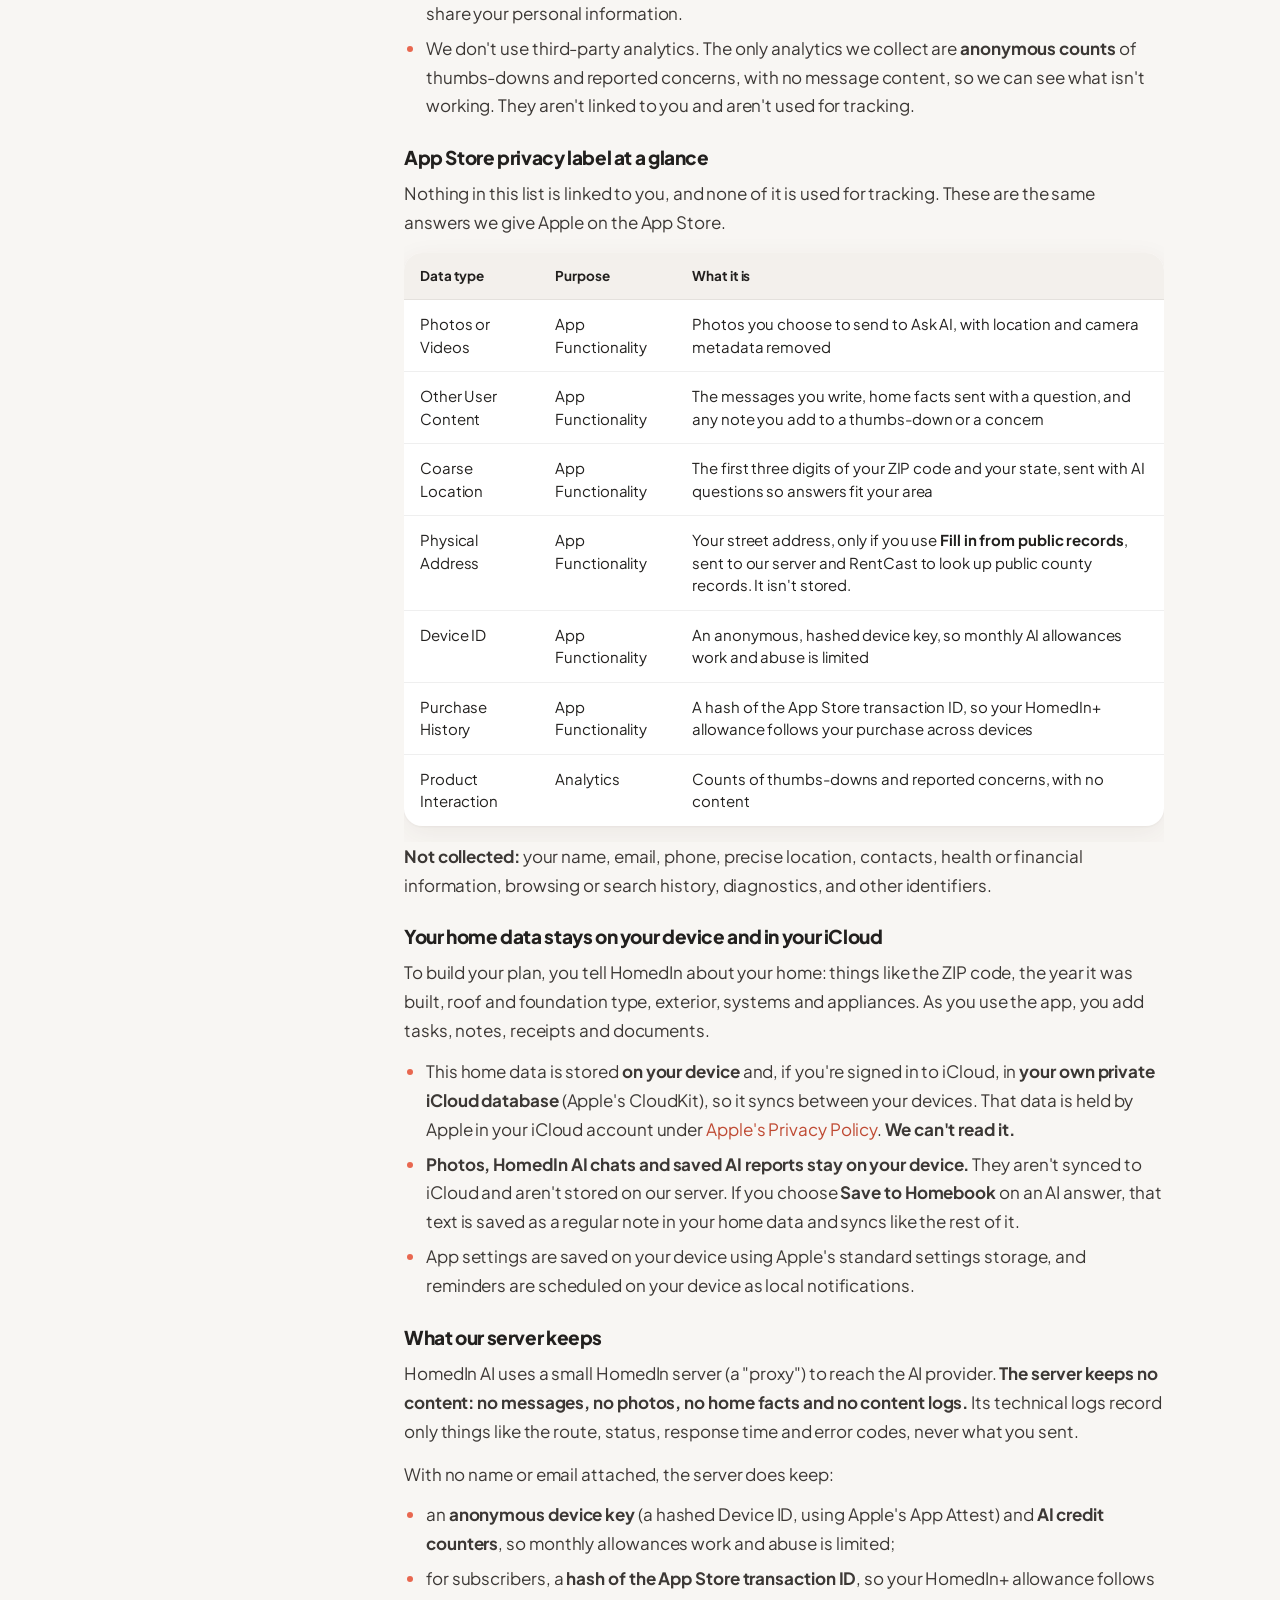
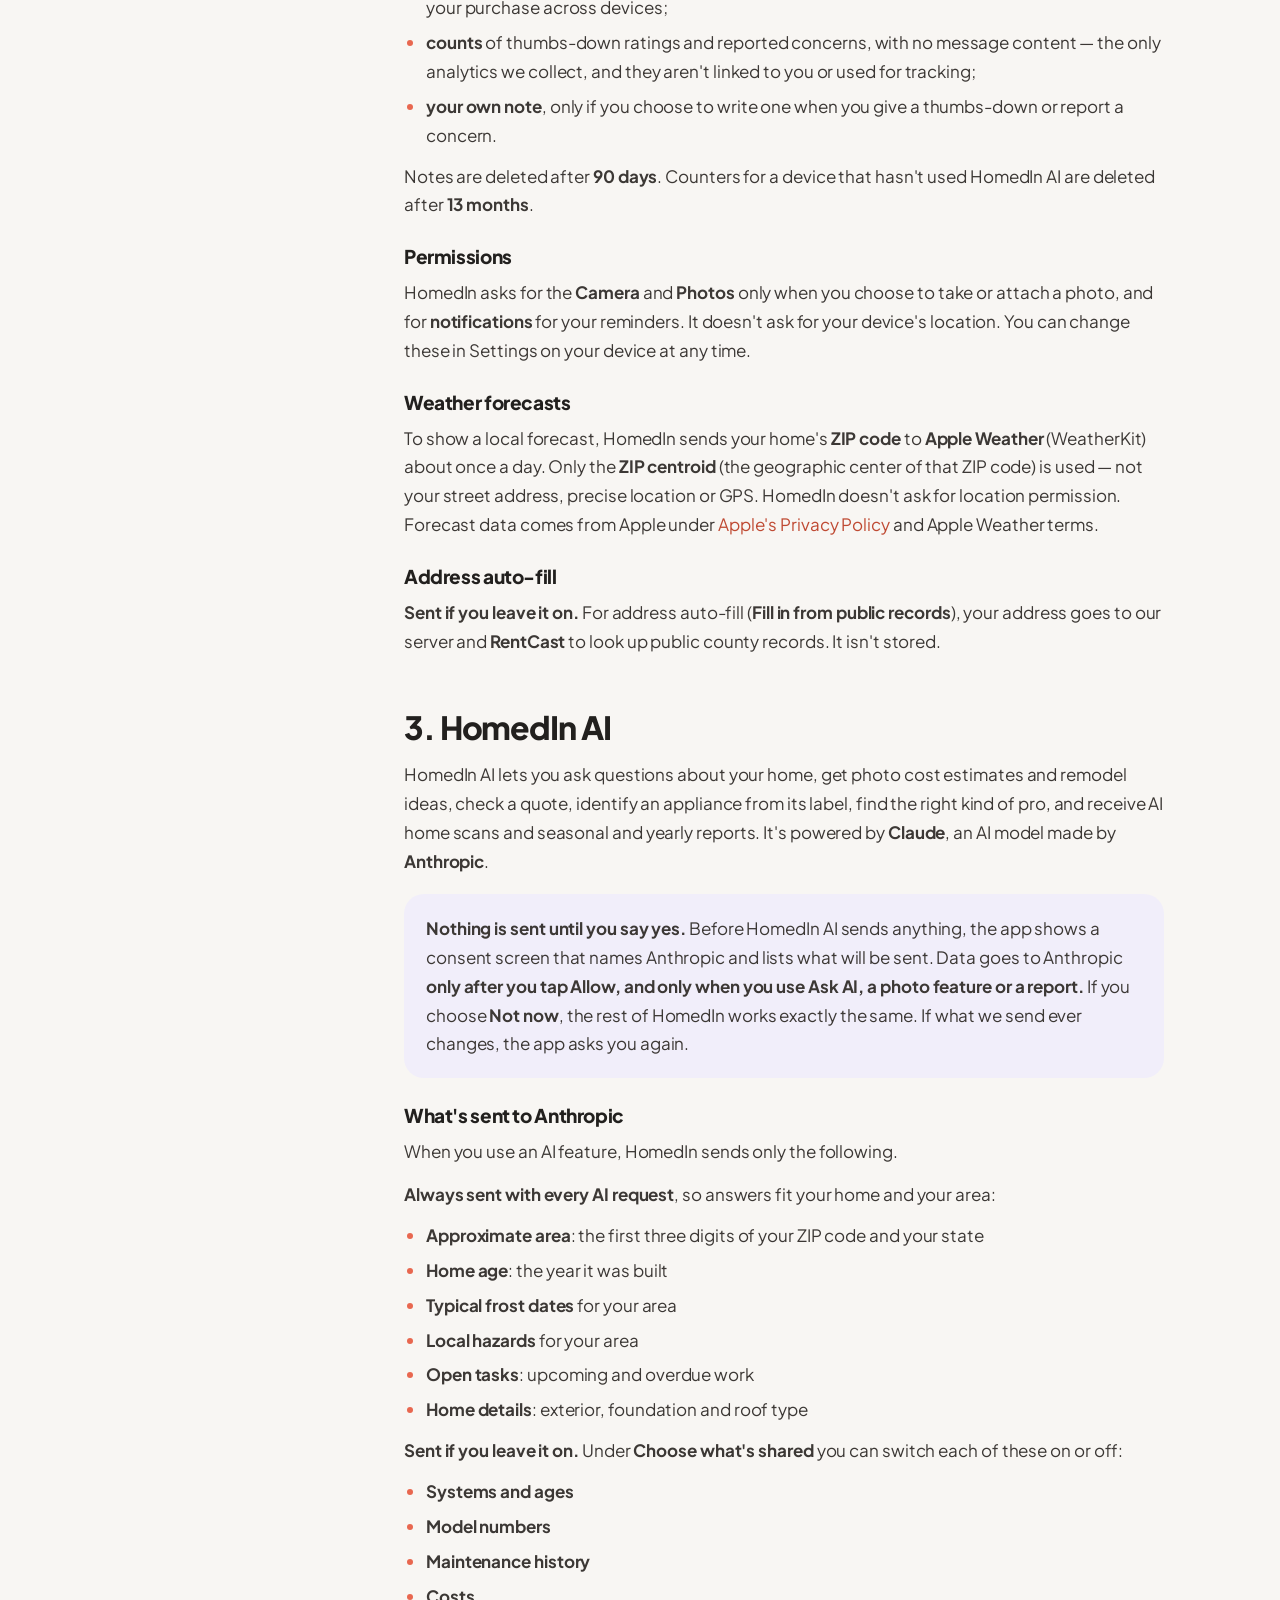
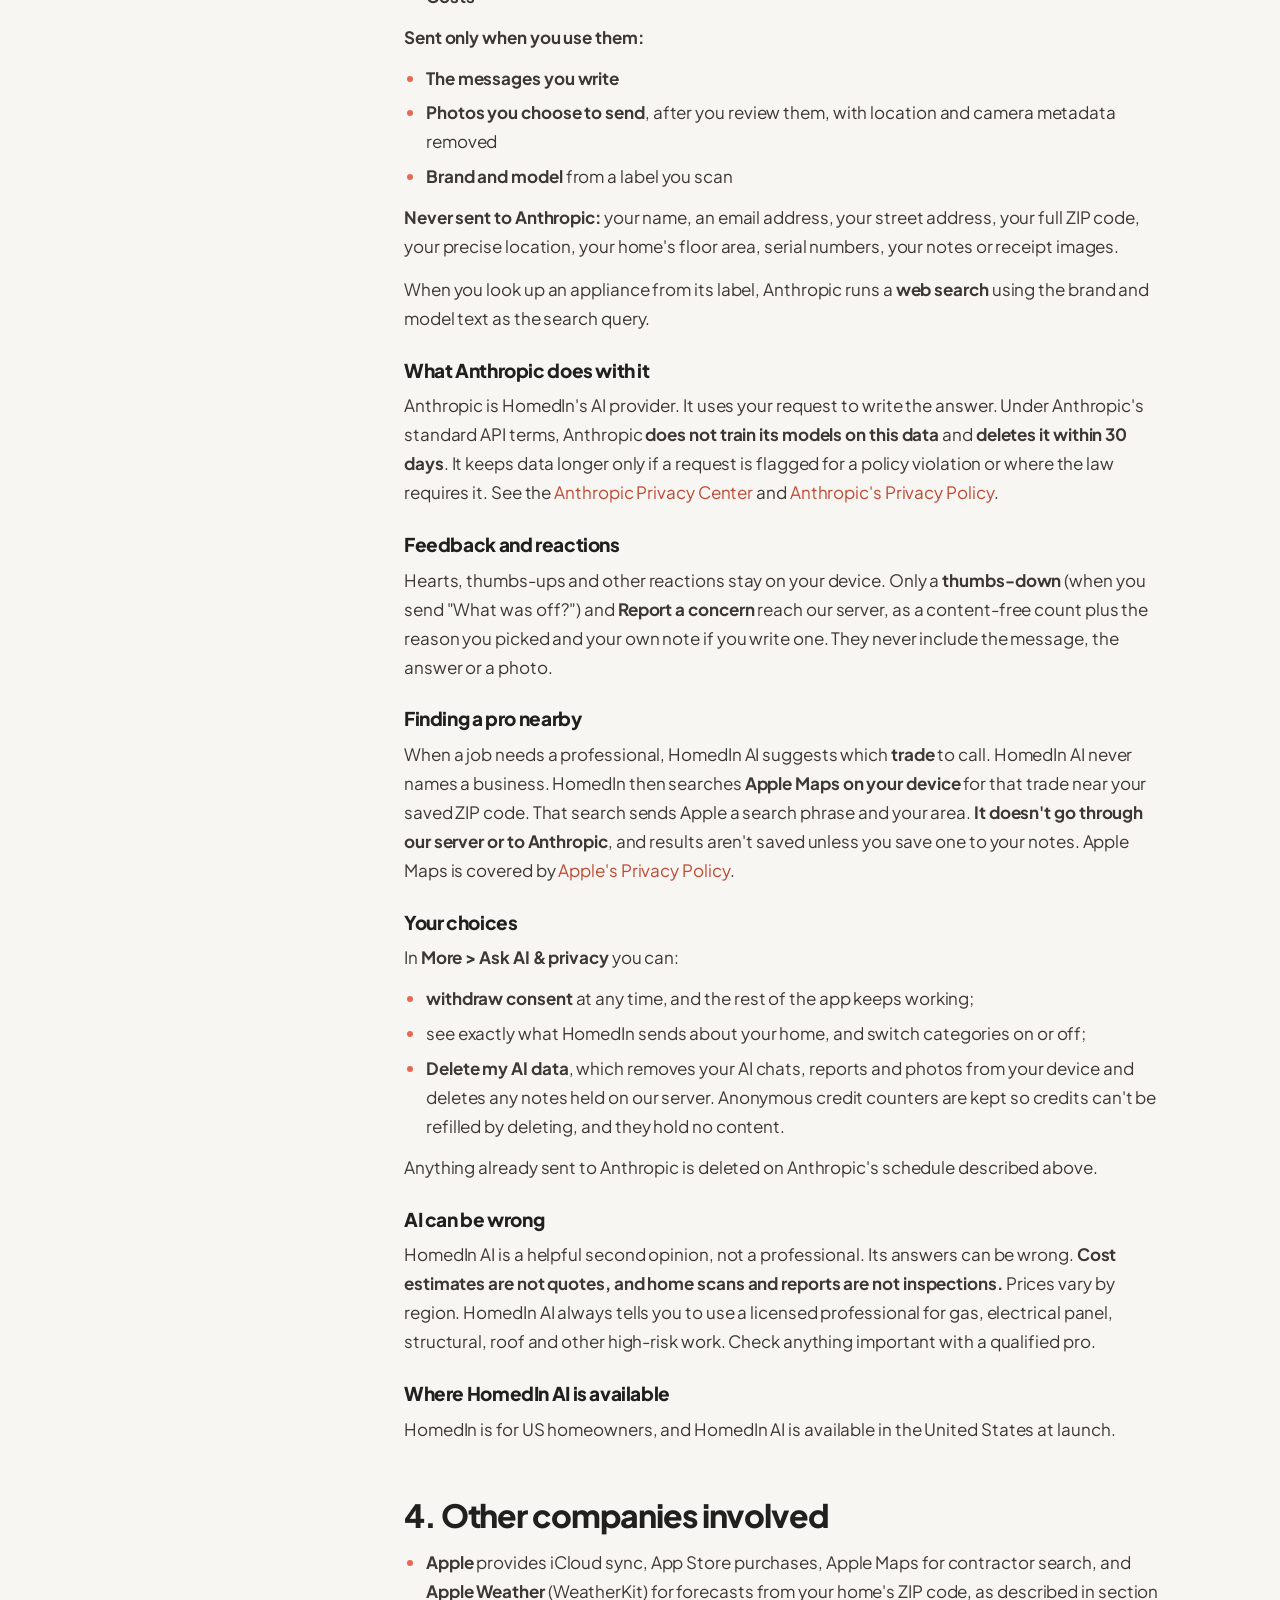
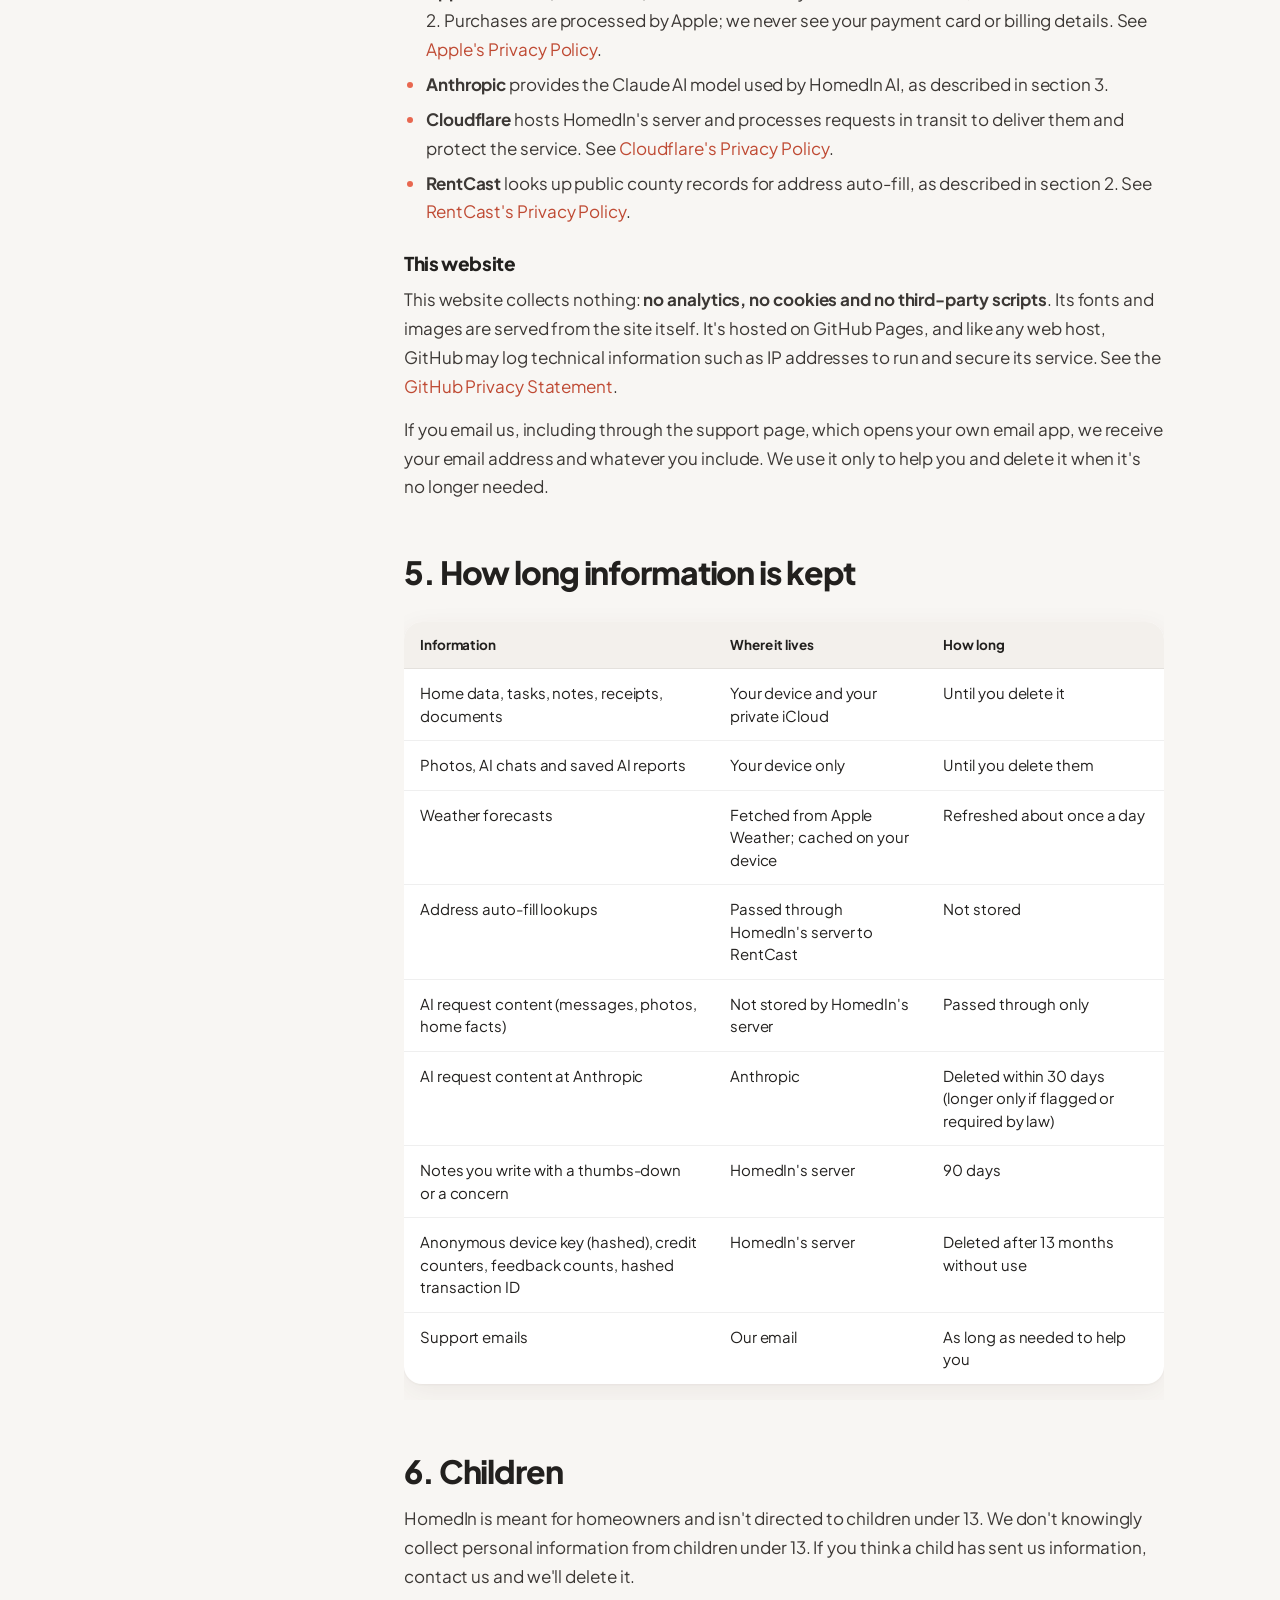
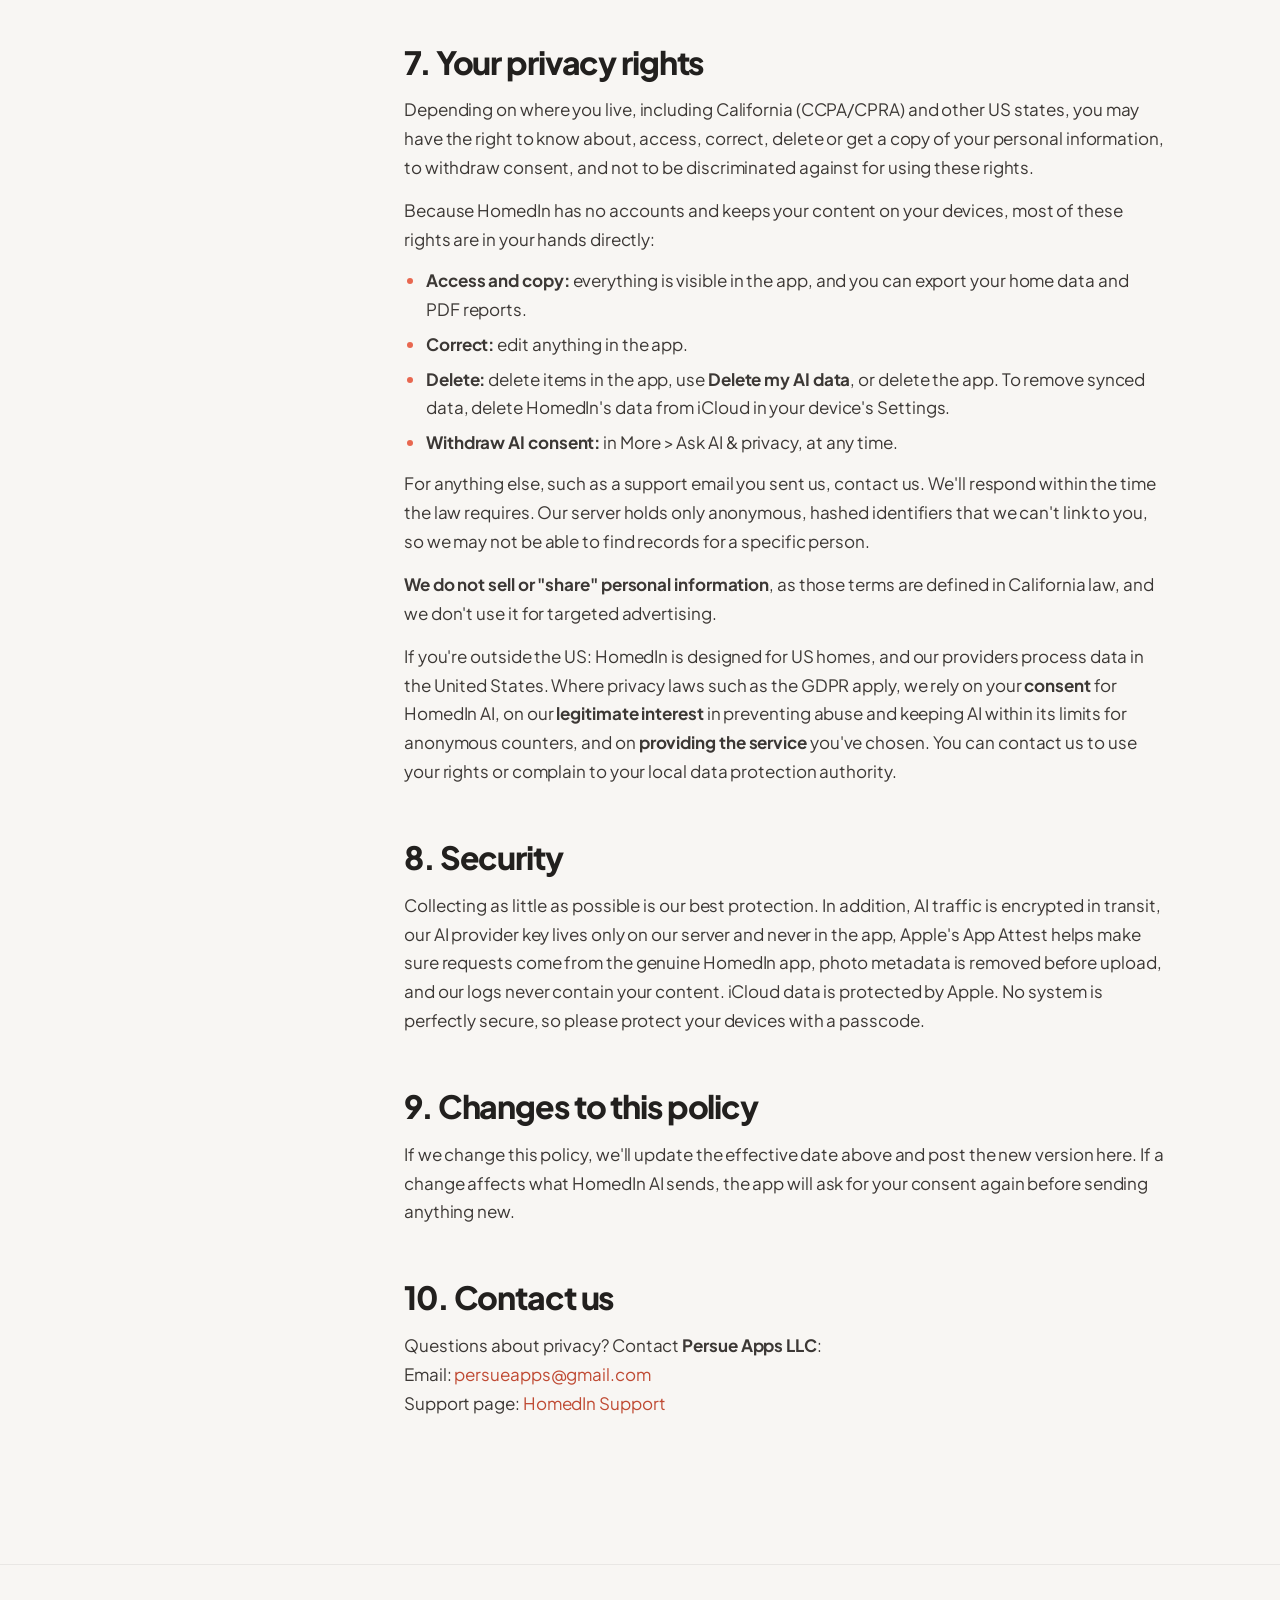
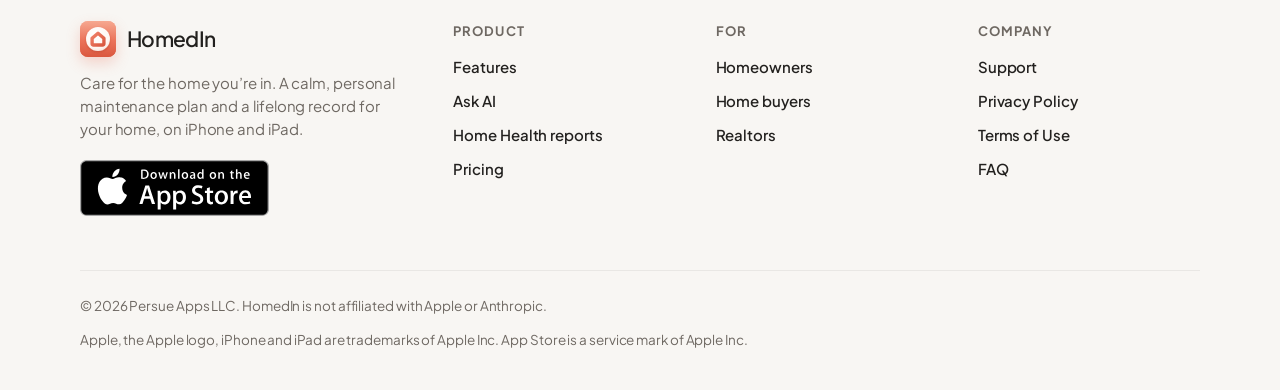
<file: privacy.html>
<!doctype html>
<html lang="en" class="no-js">
<head>
<meta charset="utf-8">
<meta name="viewport" content="width=device-width, initial-scale=1">
<title>Privacy Policy · HomedIn</title>
<meta name="description" content="How HomedIn handles your data: no account, no ads or tracking, home data on your device and your private iCloud, and an optional AI assistant that asks first.">
<link rel="canonical" href="https://ncorse-create.github.io/homedin-website/privacy.html">
<meta name="theme-color" content="#F8F6F3">
<meta name="apple-itunes-app" content="app-id=6762814321">
<meta property="og:type" content="website">
<meta property="og:site_name" content="HomedIn">
<meta property="og:title" content="Privacy Policy · HomedIn">
<meta property="og:description" content="How HomedIn handles your data: no account, no ads or tracking, home data on your device and your private iCloud, and an optional AI assistant that asks first.">
<meta property="og:url" content="https://ncorse-create.github.io/homedin-website/privacy.html">
<meta property="og:image" content="https://ncorse-create.github.io/homedin-website/assets/img/og-image.png">
<meta property="og:image:width" content="1200">
<meta property="og:image:height" content="630">
<meta property="og:image:alt" content="HomedIn app screens on iPhone next to a warm brick home">
<meta name="twitter:card" content="summary_large_image">
<meta name="twitter:title" content="Privacy Policy · HomedIn">
<meta name="twitter:description" content="How HomedIn handles your data: no account, no ads or tracking, home data on your device and your private iCloud, and an optional AI assistant that asks first.">
<meta name="twitter:image" content="https://ncorse-create.github.io/homedin-website/assets/img/og-image.png">
<link rel="icon" href="assets/img/favicon.svg" type="image/svg+xml">
<link rel="icon" href="assets/img/favicon-32.png" sizes="32x32" type="image/png">
<link rel="apple-touch-icon" href="assets/img/apple-touch-icon.png">
<link rel="preload" href="assets/fonts/PlusJakartaSans-var.woff2" as="font" type="font/woff2" crossorigin>
<link rel="stylesheet" href="assets/css/site.css">

</head>
<body>
<a class="skip" href="#main">Skip to content</a>
<header class="nav">
  <div class="wrap">
    <a class="brand" href="index.html" aria-label="HomedIn home"><span class="appicon"><img src="assets/img/appicon.svg" alt="" width="36" height="36" aria-hidden="true"></span>HomedIn</a>
    <ul class="nav-links" id="nav-links"><li><a href="index.html#features">Features</a></li><li><a href="index.html#ai">Ask AI</a></li><li><a href="index.html#reports">Reports</a></li><li><a href="realtors.html">Realtors</a></li><li><a href="index.html#pricing">Pricing</a></li><li><a href="index.html#faq">FAQ</a></li></ul>
    <a class="btn sm" href="https://apps.apple.com/us/app/homedin/id6762814321" data-appstore>Download</a>
    <button class="menu-btn" aria-label="Open menu" aria-expanded="false" aria-controls="nav-links"><svg width="22" height="22" viewBox="0 0 24 24" fill="none" stroke="currentColor" stroke-width="2.2" stroke-linecap="round" stroke-linejoin="round" aria-hidden="true"><path d="M4 8h16M4 16h16"/></svg></button>
  </div>
</header>
<main id="main">
<!-- NOT LEGAL ADVICE: drafted from the app's source facts. Have a qualified attorney review this policy before publishing,
     and keep it in sync with the App Store privacy label, the in-app AI consent screen and PrivacyInfo.xcprivacy.
     A plain Markdown copy lives in PRIVACY-POLICY.md; this page is generated from it. -->
<section class="page-hero">
  <div class="wrap">
    <span class="eyebrow">Privacy Policy</span>
    <h1>Your home’s data is yours.</h1>
    <p class="lead">Effective November 21, 2026 · Persue Apps LLC</p>
    <div class="glance" aria-label="Privacy at a glance">
      <div class="g reveal"><div class="ic t-peach"><svg width="20" height="20" viewBox="0 0 24 24" fill="none" stroke="currentColor" stroke-width="2.2" stroke-linecap="round" stroke-linejoin="round" aria-hidden="true"><rect x="6.5" y="2.5" width="11" height="19" rx="3"/><path d="M10.5 18.5h3"/></svg></div><b>No account needed</b><span>No sign-up, no email, no login. Just you and your home.</span></div>
      <div class="g reveal"><div class="ic t-sky"><svg width="20" height="20" viewBox="0 0 24 24" fill="none" stroke="currentColor" stroke-width="2.2" stroke-linecap="round" stroke-linejoin="round" aria-hidden="true"><path d="M7 18.5h10a4 4 0 0 0 .6-7.95A6 6 0 0 0 6.2 10 4.25 4.25 0 0 0 7 18.5z"/></svg></div><b>On your device &amp; iCloud</b><span>Home data stays on your devices and syncs through your private iCloud. We can’t see it.</span></div>
      <div class="g reveal"><div class="ic t-sage"><svg width="20" height="20" viewBox="0 0 24 24" fill="none" stroke="currentColor" stroke-width="2.2" stroke-linecap="round" stroke-linejoin="round" aria-hidden="true"><path d="M5 12.5l4.2 4.2L19 7"/></svg></div><b>No ads or tracking</b><span>Nothing is linked to you. No third-party SDKs. The only analytics are anonymous thumbs-down counts.</span></div>
      <div class="g reveal"><div class="ic t-butter"><svg width="20" height="20" viewBox="0 0 24 24" fill="none" stroke="currentColor" stroke-width="2.2" stroke-linecap="round" stroke-linejoin="round" aria-hidden="true"><path d="M12 3l7.5 3v5.5c0 4.6-3.2 8.3-7.5 9.5-4.3-1.2-7.5-4.9-7.5-9.5V6z"/><path d="M9 12l2.2 2.2L15.5 10"/></svg></div><b>Our server keeps no content</b><span>No messages, photos or home facts. No content logs.</span></div>
      <div class="g reveal"><div class="ic t-iris"><svg width="20" height="20" viewBox="0 0 24 24" fill="none" stroke="currentColor" stroke-width="2.2" stroke-linecap="round" stroke-linejoin="round" aria-hidden="true"><path d="M6 16V11a6 6 0 0 1 12 0v5l1.5 2h-15z"/><path d="M10 20.5a2 2 0 0 0 4 0"/></svg></div><b>AI is optional and asks first</b><span>Nothing is sent to AI until you tap Allow. You can turn it off any time.</span></div>
      <div class="g reveal"><div class="ic t-iris"><svg width="20" height="20" viewBox="0 0 24 24" fill="none" stroke="currentColor" stroke-width="2.2" stroke-linecap="round" stroke-linejoin="round" aria-hidden="true"><path d="M3 3l18 18"/><path d="M10.6 5.1A10 10 0 0 1 12 5c5.5 0 9 7 9 7a16 16 0 0 1-3.2 4.1M6.6 6.6C4.1 8.2 3 12 3 12s3.5 7 9 7a9 9 0 0 0 4.4-1.1"/><path d="M9.9 9.9a3 3 0 0 0 4.2 4.2"/></svg></div><b>Only what’s needed</b><span>AI never gets your name, street address or exact location. Photo GPS data is removed.</span></div>
      <div class="g reveal"><div class="ic t-iris"><svg width="20" height="20" viewBox="0 0 24 24" fill="none" stroke="currentColor" stroke-width="2.2" stroke-linecap="round" stroke-linejoin="round" aria-hidden="true"><path d="M12 3l1.9 5.1L19 10l-5.1 1.9L12 17l-1.9-5.1L5 10l5.1-1.9z"/><path d="M19 16l.8 2.2L22 19l-2.2.8L19 22l-.8-2.2L16 19l2.2-.8z"/></svg></div><b>No training on your data</b><span>Anthropic doesn’t train on it and deletes it within 30 days.</span></div>
      <div class="g reveal"><div class="ic t-peach"><svg width="20" height="20" viewBox="0 0 24 24" fill="none" stroke="currentColor" stroke-width="2.2" stroke-linecap="round" stroke-linejoin="round" aria-hidden="true"><path d="M4 7h16M9 7V4.5h6V7M6.5 7l1 13h9l1-13"/></svg></div><b>Delete anytime</b><span>Chats, reports and photos live on your device. Delete my AI data clears them.</span></div>
    </div>
  </div>
</section>
<div class="wrap legal">
  <nav class="toc" aria-label="On this page"><h2>On this page</h2><ol><li><a href="#who">Who we are</a></li><li><a href="#keeps">What HomedIn keeps</a></li><li><a href="#label">App Store privacy label</a></li><li><a href="#ai">HomedIn AI</a></li><li><a href="#others">Other companies &amp; this site</a></li><li><a href="#retention">Retention</a></li><li><a href="#children">Children</a></li><li><a href="#rights">Your rights</a></li><li><a href="#security">Security</a></li><li><a href="#changes">Changes</a></li><li><a href="#contact">Contact us</a></li></ol></nav>
  <article class="prose">
    <!-- NOT LEGAL ADVICE. Drafted from the app's source facts: HOMEDIN-RELAUNCH-CHECKLIST.md, AI-FEATURE-PLAN.md (commit 0da64fd, section 13.6 "What the privacy policy must say") and PrivacyInfo.xcprivacy. Have it reviewed by a qualified attorney before publishing, and keep it identical in substance to the in-app consent text, the App Privacy answers and the privacy manifest. -->

<p>HomedIn is a home maintenance app for iPhone and iPad, made by <strong>Persue Apps LLC</strong> ("we", "us"). This policy explains what happens to your information when you use the HomedIn app and this website.</p>
<p>The short version: HomedIn was built to know a lot about your home and very little about you. There's no account, no ads and no tracking, and nothing is linked to you. Your home data lives on your devices and in your own private iCloud, which we can't read. HomedIn AI is optional, asks your permission first, and our server keeps none of your content. The only analytics we collect are anonymous thumbs-down and concern counts, with no message content.</p>
    <section id="who" aria-labelledby="who-h"><h2 id="who-h">1. Who we are</h2>
<p>HomedIn is published by Persue Apps LLC, which is responsible for the app and this website. You can reach us using the details in <a href="#contact">Contact us</a>.</p>
<p>This policy covers the HomedIn app (including its widgets) and the HomedIn website. It doesn't cover Apple, Anthropic, Cloudflare or RentCast, whose services the app relies on. Their own privacy policies apply to them, and we link to them below.</p></section>
<section id="keeps" aria-labelledby="keeps-h"><h2 id="keeps-h">2. What HomedIn keeps</h2>
<h3>No account, no tracking</h3>
<ul>
<li>HomedIn has <strong>no accounts</strong>. We don't ask for your name, email address or phone number to use the app.</li>
<li>HomedIn contains <strong>no third-party SDKs</strong>. It uses Apple frameworks only. There's no advertising, and we don't track you across other companies' apps or websites, or sell or share your personal information.</li>
<li>We don't use third-party analytics. The only analytics we collect are <strong>anonymous counts</strong> of thumbs-downs and reported concerns, with no message content, so we can see what isn't working. They aren't linked to you and aren't used for tracking.</li>
</ul>
<h3 id="label">App Store privacy label at a glance</h3>
<p>Nothing in this list is linked to you, and none of it is used for tracking. These are the same answers we give Apple on the App Store.</p>
<div class="table-scroll"><table>
<thead>
<tr>
<th>Data type</th>
<th>Purpose</th>
<th>What it is</th>
</tr>
</thead>
<tbody>
<tr>
<td>Photos or Videos</td>
<td>App Functionality</td>
<td>Photos you choose to send to Ask AI, with location and camera metadata removed</td>
</tr>
<tr>
<td>Other User Content</td>
<td>App Functionality</td>
<td>The messages you write, home facts sent with a question, and any note you add to a thumbs-down or a concern</td>
</tr>
<tr>
<td>Coarse Location</td>
<td>App Functionality</td>
<td>The first three digits of your ZIP code and your state, sent with AI questions so answers fit your area</td>
</tr>
<tr>
<td>Physical Address</td>
<td>App Functionality</td>
<td>Your street address, only if you use <strong>Fill in from public records</strong>, sent to our server and RentCast to look up public county records. It isn't stored.</td>
</tr>
<tr>
<td>Device ID</td>
<td>App Functionality</td>
<td>An anonymous, hashed device key, so monthly AI allowances work and abuse is limited</td>
</tr>
<tr>
<td>Purchase History</td>
<td>App Functionality</td>
<td>A hash of the App Store transaction ID, so your HomedIn+ allowance follows your purchase across devices</td>
</tr>
<tr>
<td>Product Interaction</td>
<td>Analytics</td>
<td>Counts of thumbs-downs and reported concerns, with no content</td>
</tr>
</tbody>
</table></div>
<p><strong>Not collected:</strong> your name, email, phone, precise location, contacts, health or financial information, browsing or search history, diagnostics, and other identifiers.</p>

<h3>Your home data stays on your device and in your iCloud</h3>
<p>To build your plan, you tell HomedIn about your home: things like the ZIP code, the year it was built, roof and foundation type, exterior, systems and appliances. As you use the app, you add tasks, notes, receipts and documents.</p>
<ul>
<li>This home data is stored <strong>on your device</strong> and, if you're signed in to iCloud, in <strong>your own private iCloud database</strong> (Apple's CloudKit), so it syncs between your devices. That data is held by Apple in your iCloud account under <a href="https://www.apple.com/legal/privacy/" rel="noopener">Apple's Privacy Policy</a>. <strong>We can't read it.</strong></li>
<li><strong>Photos, HomedIn AI chats and saved AI reports stay on your device.</strong> They aren't synced to iCloud and aren't stored on our server. If you choose <strong>Save to Homebook</strong> on an AI answer, that text is saved as a regular note in your home data and syncs like the rest of it.</li>
<li>App settings are saved on your device using Apple's standard settings storage, and reminders are scheduled on your device as local notifications.</li>
</ul>
<h3>What our server keeps</h3>
<p>HomedIn AI uses a small HomedIn server (a "proxy") to reach the AI provider. <strong>The server keeps no content: no messages, no photos, no home facts and no content logs.</strong> Its technical logs record only things like the route, status, response time and error codes, never what you sent.</p>
<p>With no name or email attached, the server does keep:</p>
<ul>
<li>an <strong>anonymous device key</strong> (a hashed Device ID, using Apple's App Attest) and <strong>AI credit counters</strong>, so monthly allowances work and abuse is limited;</li>
<li>for subscribers, a <strong>hash of the App Store transaction ID</strong>, so your HomedIn+ allowance follows your purchase across devices;</li>
<li><strong>counts</strong> of thumbs-down ratings and reported concerns, with no message content — the only analytics we collect, and they aren't linked to you or used for tracking;</li>
<li><strong>your own note</strong>, only if you choose to write one when you give a thumbs-down or report a concern.</li>
</ul>
<p>Notes are deleted after <strong>90 days</strong>. Counters for a device that hasn't used HomedIn AI are deleted after <strong>13 months</strong>.</p>
<h3>Permissions</h3>
<p>HomedIn asks for the <strong>Camera</strong> and <strong>Photos</strong> only when you choose to take or attach a photo, and for <strong>notifications</strong> for your reminders. It doesn't ask for your device's location. You can change these in Settings on your device at any time.</p>
<h3>Weather forecasts</h3>
<p>To show a local forecast, HomedIn sends your home's <strong>ZIP code</strong> to <strong>Apple Weather</strong> (WeatherKit) about once a day. Only the <strong>ZIP centroid</strong> (the geographic center of that ZIP code) is used — not your street address, precise location or GPS. HomedIn doesn't ask for location permission. Forecast data comes from Apple under <a href="https://www.apple.com/legal/privacy/" rel="noopener">Apple's Privacy Policy</a> and Apple Weather terms.</p>
<h3>Address auto-fill</h3>
<p><strong>Sent if you leave it on.</strong> For address auto-fill (<strong>Fill in from public records</strong>), your address goes to our server and <strong>RentCast</strong> to look up public county records. It isn't stored.</p></section>
<section id="ai" aria-labelledby="ai-h"><h2 id="ai-h">3. HomedIn AI</h2>
<p>HomedIn AI lets you ask questions about your home, get photo cost estimates and remodel ideas, check a quote, identify an appliance from its label, find the right kind of pro, and receive AI home scans and seasonal and yearly reports. It's powered by <strong>Claude</strong>, an AI model made by <strong>Anthropic</strong>.</p>
<div class="callout iris">
<p><strong>Nothing is sent until you say yes.</strong> Before HomedIn AI sends anything, the app shows a consent screen that names Anthropic and lists what will be sent. Data goes to Anthropic <strong>only after you tap Allow, and only when you use Ask AI, a photo feature or a report.</strong> If you choose <strong>Not now</strong>, the rest of HomedIn works exactly the same. If what we send ever changes, the app asks you again.</p>
</div>
<h3>What's sent to Anthropic</h3>
<p>When you use an AI feature, HomedIn sends only the following.</p>
<p><strong>Always sent with every AI request</strong>, so answers fit your home and your area:</p>
<ul>
<li><strong>Approximate area</strong>: the first three digits of your ZIP code and your state</li>
<li><strong>Home age</strong>: the year it was built</li>
<li><strong>Typical frost dates</strong> for your area</li>
<li><strong>Local hazards</strong> for your area</li>
<li><strong>Open tasks</strong>: upcoming and overdue work</li>
<li><strong>Home details</strong>: exterior, foundation and roof type</li>
</ul>
<p><strong>Sent if you leave it on.</strong> Under <strong>Choose what's shared</strong> you can switch each of these on or off:</p>
<ul>
<li><strong>Systems and ages</strong></li>
<li><strong>Model numbers</strong></li>
<li><strong>Maintenance history</strong></li>
<li><strong>Costs</strong></li>
</ul>
<p><strong>Sent only when you use them:</strong></p>
<ul>
<li><strong>The messages you write</strong></li>
<li><strong>Photos you choose to send</strong>, after you review them, with location and camera metadata removed</li>
<li><strong>Brand and model</strong> from a label you scan</li>
</ul>
<p><strong>Never sent to Anthropic:</strong> your name, an email address, your street address, your full ZIP code, your precise location, your home's floor area, serial numbers, your notes or receipt images.</p>
<p>When you look up an appliance from its label, Anthropic runs a <strong>web search</strong> using the brand and model text as the search query.</p>
<h3>What Anthropic does with it</h3>
<p>Anthropic is HomedIn's AI provider. It uses your request to write the answer. Under Anthropic's standard API terms, Anthropic <strong>does not train its models on this data</strong> and <strong>deletes it within 30 days</strong>. It keeps data longer only if a request is flagged for a policy violation or where the law requires it. See the <a href="https://privacy.claude.com/en/articles/7996866-how-long-do-you-store-my-organization-s-data" rel="noopener">Anthropic Privacy Center</a> and <a href="https://www.anthropic.com/legal/privacy" rel="noopener">Anthropic's Privacy Policy</a>.</p>
<!-- Verified Nov 20, 2026 on privacy.claude.com ("How long do you store my organization's data?", updated July 1, 2026): API inputs/outputs deleted within 30 days; up to 2 years if flagged for Usage Policy violations; API data not used for training. Re-check before each release. -->

<h3>Feedback and reactions</h3>
<p>Hearts, thumbs-ups and other reactions stay on your device. Only a <strong>thumbs-down</strong> (when you send "What was off?") and <strong>Report a concern</strong> reach our server, as a content-free count plus the reason you picked and your own note if you write one. They never include the message, the answer or a photo.</p>
<h3>Finding a pro nearby</h3>
<p>When a job needs a professional, HomedIn AI suggests which <strong>trade</strong> to call. HomedIn AI never names a business. HomedIn then searches <strong>Apple Maps on your device</strong> for that trade near your saved ZIP code. That search sends Apple a search phrase and your area. <strong>It doesn't go through our server or to Anthropic</strong>, and results aren't saved unless you save one to your notes. Apple Maps is covered by <a href="https://www.apple.com/legal/privacy/" rel="noopener">Apple's Privacy Policy</a>.</p>
<h3>Your choices</h3>
<p>In <strong>More &gt; Ask AI &amp; privacy</strong> you can:</p>
<ul>
<li><strong>withdraw consent</strong> at any time, and the rest of the app keeps working;</li>
<li>see exactly what HomedIn sends about your home, and switch categories on or off;</li>
<li><strong>Delete my AI data</strong>, which removes your AI chats, reports and photos from your device and deletes any notes held on our server. Anonymous credit counters are kept so credits can't be refilled by deleting, and they hold no content.</li>
</ul>
<p>Anything already sent to Anthropic is deleted on Anthropic's schedule described above.</p>
<h3>AI can be wrong</h3>
<p>HomedIn AI is a helpful second opinion, not a professional. Its answers can be wrong. <strong>Cost estimates are not quotes, and home scans and reports are not inspections.</strong> Prices vary by region. HomedIn AI always tells you to use a licensed professional for gas, electrical panel, structural, roof and other high-risk work. Check anything important with a qualified pro.</p>
<h3>Where HomedIn AI is available</h3>
<p>HomedIn is for US homeowners, and HomedIn AI is available in the United States at launch.</p></section>
<section id="others" aria-labelledby="others-h"><h2 id="others-h">4. Other companies involved</h2>
<ul>
<li><strong>Apple</strong> provides iCloud sync, App Store purchases, Apple Maps for contractor search, and <strong>Apple Weather</strong> (WeatherKit) for forecasts from your home's ZIP code, as described in section 2. Purchases are processed by Apple; we never see your payment card or billing details. See <a href="https://www.apple.com/legal/privacy/" rel="noopener">Apple's Privacy Policy</a>.</li>
<li><strong>Anthropic</strong> provides the Claude AI model used by HomedIn AI, as described in section 3.</li>
<li><strong>Cloudflare</strong> hosts HomedIn's server and processes requests in transit to deliver them and protect the service. See <a href="https://www.cloudflare.com/privacypolicy/" rel="noopener">Cloudflare's Privacy Policy</a>.</li>
<li><strong>RentCast</strong> looks up public county records for address auto-fill, as described in section 2. See <a href="https://www.rentcast.io/privacy" rel="noopener">RentCast's Privacy Policy</a>.</li>
</ul>
<h3>This website</h3>
<p>This website collects nothing: <strong>no analytics, no cookies and no third-party scripts</strong>. Its fonts and images are served from the site itself. It's hosted on GitHub Pages, and like any web host, GitHub may log technical information such as IP addresses to run and secure its service. See the <a href="https://docs.github.com/en/site-policy/privacy-policies/github-general-privacy-statement" rel="noopener">GitHub Privacy Statement</a>. <!-- TODO(Noah): update this paragraph if the site moves to a custom domain or another host (plan open question 3). --></p>
<p>If you email us, including through the support page, which opens your own email app, we receive your email address and whatever you include. We use it only to help you and delete it when it's no longer needed. <!-- TODO(Noah): confirm the support-email retention period. --></p></section>
<section id="retention" aria-labelledby="retention-h"><h2 id="retention-h">5. How long information is kept</h2>
<div class="table-scroll"><table>
<thead>
<tr>
<th>Information</th>
<th>Where it lives</th>
<th>How long</th>
</tr>
</thead>
<tbody>
<tr>
<td>Home data, tasks, notes, receipts, documents</td>
<td>Your device and your private iCloud</td>
<td>Until you delete it</td>
</tr>
<tr>
<td>Photos, AI chats and saved AI reports</td>
<td>Your device only</td>
<td>Until you delete them</td>
</tr>
<tr>
<td>Weather forecasts</td>
<td>Fetched from Apple Weather; cached on your device</td>
<td>Refreshed about once a day</td>
</tr>
<tr>
<td>Address auto-fill lookups</td>
<td>Passed through HomedIn's server to RentCast</td>
<td>Not stored</td>
</tr>
<tr>
<td>AI request content (messages, photos, home facts)</td>
<td>Not stored by HomedIn's server</td>
<td>Passed through only</td>
</tr>
<tr>
<td>AI request content at Anthropic</td>
<td>Anthropic</td>
<td>Deleted within 30 days (longer only if flagged or required by law)</td>
</tr>
<tr>
<td>Notes you write with a thumbs-down or a concern</td>
<td>HomedIn's server</td>
<td>90 days</td>
</tr>
<tr>
<td>Anonymous device key (hashed), credit counters, feedback counts, hashed transaction ID</td>
<td>HomedIn's server</td>
<td>Deleted after 13 months without use</td>
</tr>
<tr>
<td>Support emails</td>
<td>Our email</td>
<td>As long as needed to help you</td>
</tr>
</tbody>
</table></div></section>
<section id="children" aria-labelledby="children-h"><h2 id="children-h">6. Children</h2>
<p>HomedIn is meant for homeowners and isn't directed to children under 13. We don't knowingly collect personal information from children under 13. If you think a child has sent us information, contact us and we'll delete it.</p></section>
<section id="rights" aria-labelledby="rights-h"><h2 id="rights-h">7. Your privacy rights</h2>
<p>Depending on where you live, including California (CCPA/CPRA) and other US states, you may have the right to know about, access, correct, delete or get a copy of your personal information, to withdraw consent, and not to be discriminated against for using these rights.</p>
<p>Because HomedIn has no accounts and keeps your content on your devices, most of these rights are in your hands directly:</p>
<ul>
<li><strong>Access and copy:</strong> everything is visible in the app, and you can export your home data and PDF reports.</li>
<li><strong>Correct:</strong> edit anything in the app.</li>
<li><strong>Delete:</strong> delete items in the app, use <strong>Delete my AI data</strong>, or delete the app. To remove synced data, delete HomedIn's data from iCloud in your device's Settings.</li>
<li><strong>Withdraw AI consent:</strong> in More &gt; Ask AI &amp; privacy, at any time.</li>
</ul>
<p>For anything else, such as a support email you sent us, contact us. We'll respond within the time the law requires. Our server holds only anonymous, hashed identifiers that we can't link to you, so we may not be able to find records for a specific person.</p>
<p><strong>We do not sell or "share" personal information</strong>, as those terms are defined in California law, and we don't use it for targeted advertising.</p>
<p>If you're outside the US: HomedIn is designed for US homes, and our providers process data in the United States. Where privacy laws such as the GDPR apply, we rely on your <strong>consent</strong> for HomedIn AI, on our <strong>legitimate interest</strong> in preventing abuse and keeping AI within its limits for anonymous counters, and on <strong>providing the service</strong> you've chosen. You can contact us to use your rights or complain to your local data protection authority.</p></section>
<section id="security" aria-labelledby="security-h"><h2 id="security-h">8. Security</h2>
<p>Collecting as little as possible is our best protection. In addition, AI traffic is encrypted in transit, our AI provider key lives only on our server and never in the app, Apple's App Attest helps make sure requests come from the genuine HomedIn app, photo metadata is removed before upload, and our logs never contain your content. iCloud data is protected by Apple. No system is perfectly secure, so please protect your devices with a passcode.</p></section>
<section id="changes" aria-labelledby="changes-h"><h2 id="changes-h">9. Changes to this policy</h2>
<p>If we change this policy, we'll update the effective date above and post the new version here. If a change affects what HomedIn AI sends, the app will ask for your consent again before sending anything new.</p></section>
<section id="contact" aria-labelledby="contact-h"><h2 id="contact-h">10. Contact us</h2>
<p>Questions about privacy? Contact <strong>Persue Apps LLC</strong>:<br />
Email: <a href="mailto:persueapps@gmail.com">persueapps@gmail.com</a><br />
Support page: <a href="support.html">HomedIn Support</a></p>
<!-- TODO(Noah): add a mailing address for the LLC if you want one listed. --></section>

  </article>
</div>
</main>
<footer>
  <div class="wrap">
    <div class="foot">
      <div>
        <a class="brand" href="index.html"><span class="appicon"><img src="assets/img/appicon.svg" alt="" width="36" height="36" aria-hidden="true"></span>HomedIn</a>
        <p>Care for the home you’re in. A calm, personal maintenance plan and a lifelong record for your home, on iPhone and iPad.</p>
        <div style="margin-top:20px"><a class="badge-link " href="https://apps.apple.com/us/app/homedin/id6762814321" data-appstore aria-label="Download HomedIn on the App Store"><img src="assets/img/app-store-badge.svg" alt="Download on the App Store" width="168" height="56"></a></div>
      </div>
      <div><h5>Product</h5><ul>
        <li><a href="index.html#features">Features</a></li><li><a href="index.html#ai">Ask AI</a></li><li><a href="index.html#reports">Home Health reports</a></li><li><a href="index.html#pricing">Pricing</a></li></ul></div>
      <div><h5>For</h5><ul>
        <li><a href="index.html#who">Homeowners</a></li><li><a href="index.html#who">Home buyers</a></li><li><a href="realtors.html">Realtors</a></li></ul></div>
      <div><h5>Company</h5><ul>
        <li><a href="support.html">Support</a></li><li><a href="privacy.html">Privacy Policy</a></li><li><a href="terms.html">Terms of Use</a></li><li><a href="index.html#faq">FAQ</a></li></ul></div>
    </div>
    <div class="foot-bottom">
      <span>© <span id="year">2026</span> Persue Apps LLC. HomedIn is not affiliated with Apple or Anthropic.</span>
      <span>Apple, the Apple logo, iPhone and iPad are trademarks of Apple Inc. App Store is a service mark of Apple Inc.</span>
    </div>
  </div>
</footer>
<script src="assets/js/site.js" defer></script>
</body>
</html>
</file>
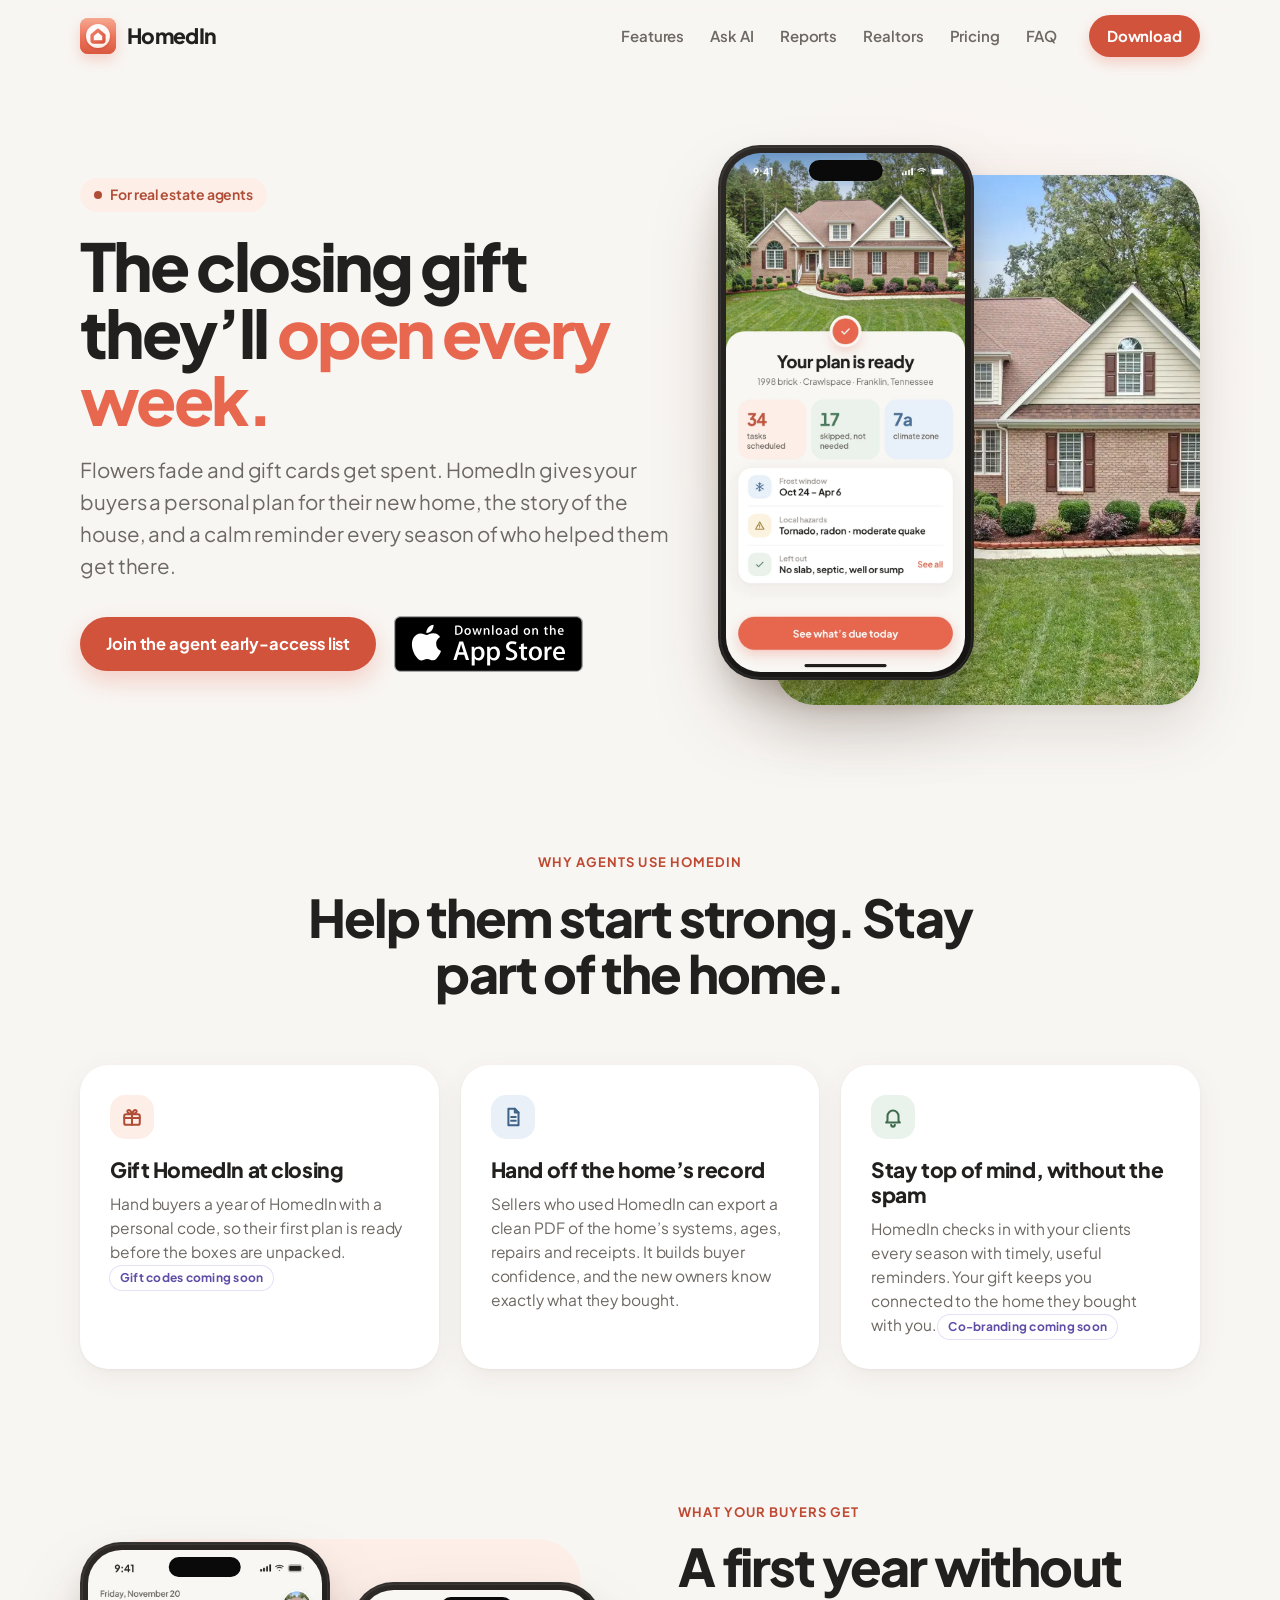
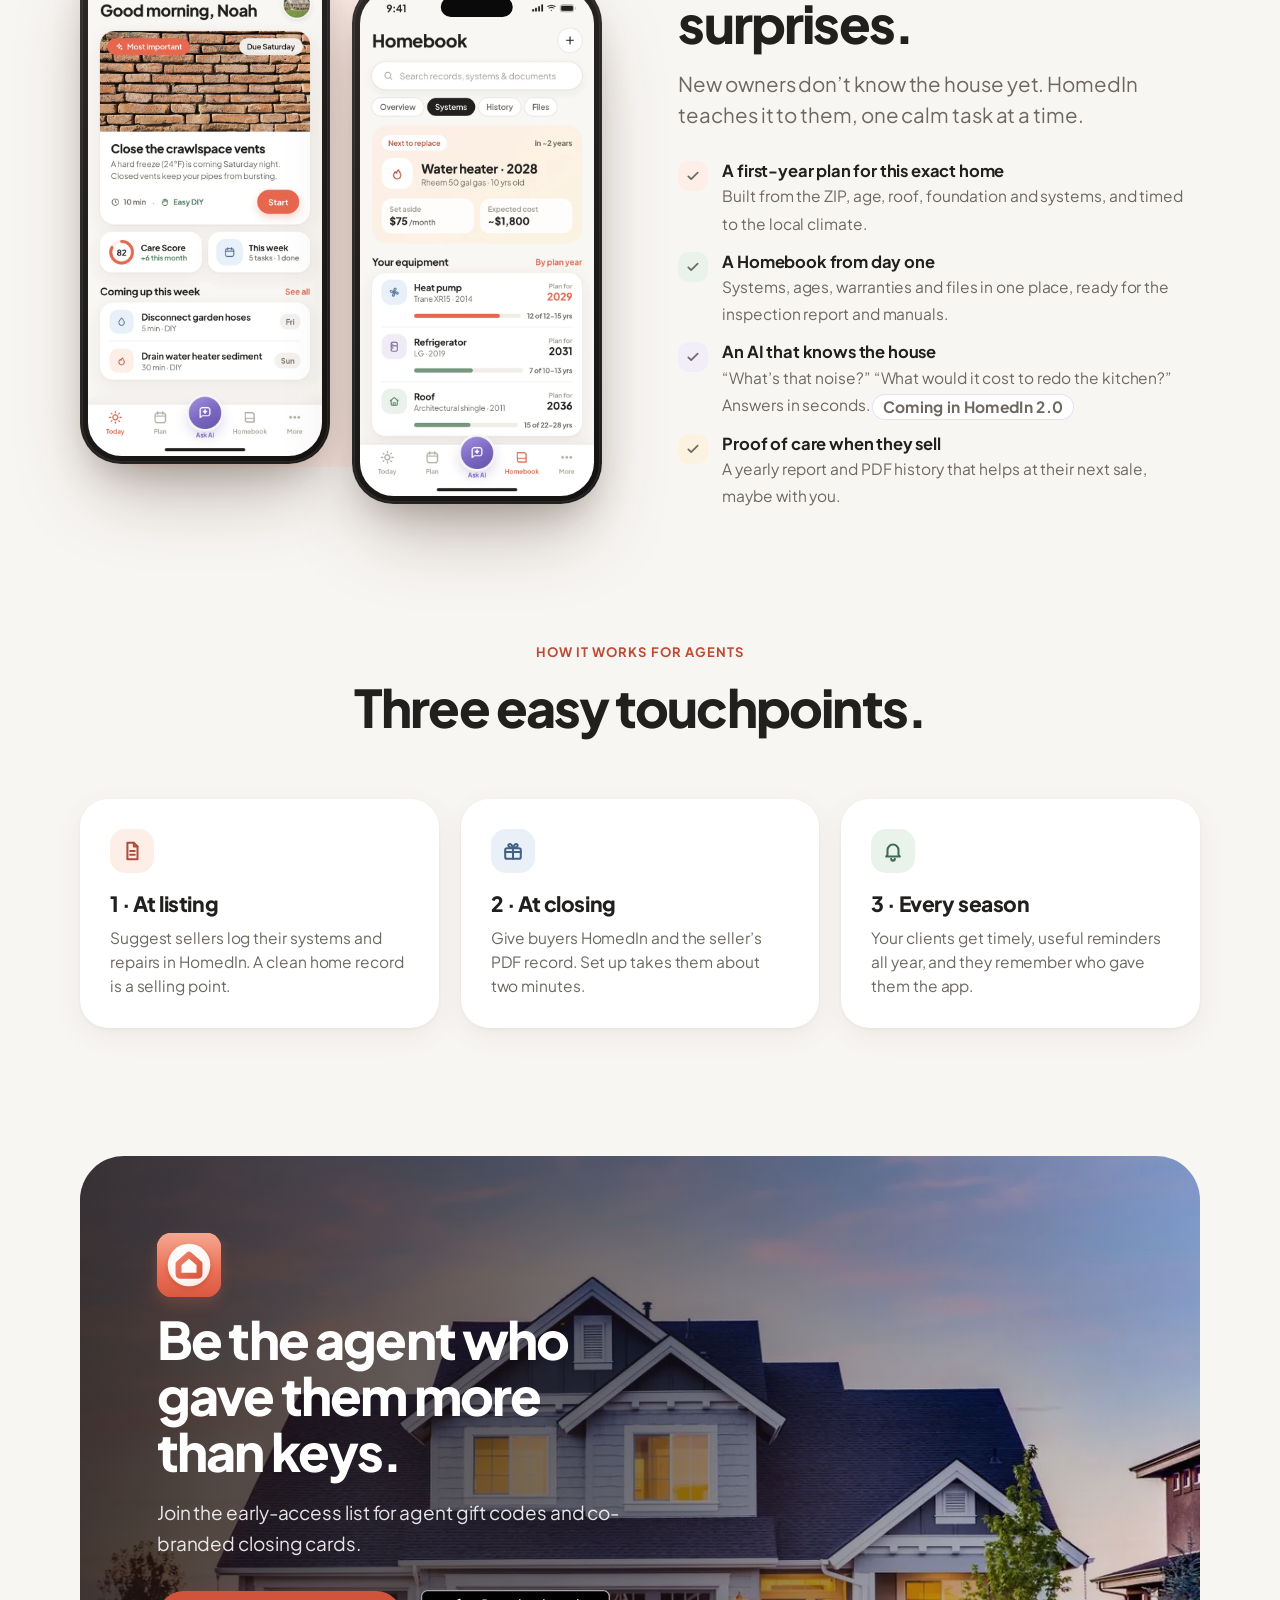
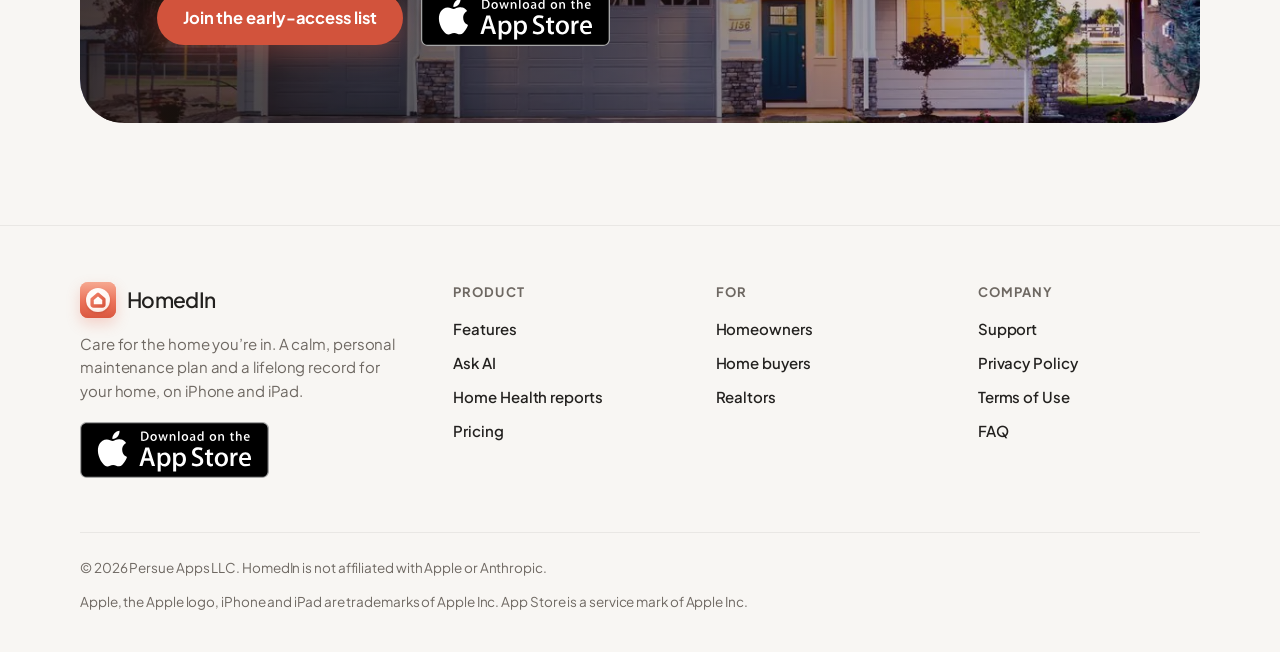
<file: realtors.html>
<!doctype html>
<html lang="en" class="no-js">
<head>
<meta charset="utf-8">
<meta name="viewport" content="width=device-width, initial-scale=1">
<title>HomedIn for Realtors · The closing gift that keeps giving</title>
<meta name="description" content="Give clients HomedIn at closing: a personal home maintenance plan, the home’s record from the sellers, and a reason to remember you every season.">
<link rel="canonical" href="https://ncorse-create.github.io/homedin-website/realtors.html">
<meta name="theme-color" content="#F8F6F3">
<meta name="apple-itunes-app" content="app-id=6762814321">
<meta property="og:type" content="website">
<meta property="og:site_name" content="HomedIn">
<meta property="og:title" content="HomedIn for Realtors · The closing gift that keeps giving">
<meta property="og:description" content="Give clients HomedIn at closing: a personal home maintenance plan, the home’s record from the sellers, and a reason to remember you every season.">
<meta property="og:url" content="https://ncorse-create.github.io/homedin-website/realtors.html">
<meta property="og:image" content="https://ncorse-create.github.io/homedin-website/assets/img/og-image.png">
<meta property="og:image:width" content="1200">
<meta property="og:image:height" content="630">
<meta property="og:image:alt" content="HomedIn app screens on iPhone next to a warm brick home">
<meta name="twitter:card" content="summary_large_image">
<meta name="twitter:title" content="HomedIn for Realtors · The closing gift that keeps giving">
<meta name="twitter:description" content="Give clients HomedIn at closing: a personal home maintenance plan, the home’s record from the sellers, and a reason to remember you every season.">
<meta name="twitter:image" content="https://ncorse-create.github.io/homedin-website/assets/img/og-image.png">
<link rel="icon" href="assets/img/favicon.svg" type="image/svg+xml">
<link rel="icon" href="assets/img/favicon-32.png" sizes="32x32" type="image/png">
<link rel="apple-touch-icon" href="assets/img/apple-touch-icon.png">
<link rel="preload" href="assets/fonts/PlusJakartaSans-var.woff2" as="font" type="font/woff2" crossorigin>
<link rel="stylesheet" href="assets/css/site.css">

</head>
<body>
<a class="skip" href="#main">Skip to content</a>
<header class="nav">
  <div class="wrap">
    <a class="brand" href="index.html" aria-label="HomedIn home"><span class="appicon"><img src="assets/img/appicon.svg" alt="" width="36" height="36" aria-hidden="true"></span>HomedIn</a>
    <ul class="nav-links" id="nav-links"><li><a href="index.html#features">Features</a></li><li><a href="index.html#ai">Ask AI</a></li><li><a href="index.html#reports">Reports</a></li><li><a href="realtors.html">Realtors</a></li><li><a href="index.html#pricing">Pricing</a></li><li><a href="index.html#faq">FAQ</a></li></ul>
    <a class="btn sm" href="https://apps.apple.com/us/app/homedin/id6762814321" data-appstore>Download</a>
    <button class="menu-btn" aria-label="Open menu" aria-expanded="false" aria-controls="nav-links"><svg width="22" height="22" viewBox="0 0 24 24" fill="none" stroke="currentColor" stroke-width="2.2" stroke-linecap="round" stroke-linejoin="round" aria-hidden="true"><path d="M4 8h16M4 16h16"/></svg></button>
  </div>
</header>
<main id="main">
<!-- PLACEHOLDER: the realtor program (gifting codes, co-branding, early-access list) is not built yet.
     Everything marked data-placeholder="realtor-program" describes the planned program. Confirm the details before promoting this page. -->
<section class="hero r-hero" aria-labelledby="r-title">
  <div class="wrap">
    <div>
      <span class="chip peach reveal"><span class="dot"></span>For real estate agents</span>
      <h1 id="r-title" class="reveal d1" style="font-size:clamp(40px,5.4vw,66px)">The closing gift they’ll <span class="accent">open every week.</span></h1>
      <p class="lead reveal d2">Flowers fade and gift cards get spent. HomedIn gives your buyers a personal plan for their new home, the story of the house, and a calm reminder every season of who helped them get there.</p>
      <div class="cta-row reveal d3">
        <a class="btn" href="mailto:persueapps@gmail.com?subject=HomedIn%20agent%20early%20access" data-placeholder="realtor-program">Join the agent early-access list</a>
        <a class="badge-link " href="https://apps.apple.com/us/app/homedin/id6762814321" data-appstore aria-label="Download HomedIn on the App Store"><img src="assets/img/app-store-badge.svg" alt="Download on the App Store" width="168" height="56"></a>
      </div>
    </div>
    <div class="art reveal d2">
      <div class="photo"><img src="assets/img/house-lawn.webp" alt="A newly sold home with a green lawn" width="1400" height="1050"></div>
      <div class="phone "><span class="island" aria-hidden="true"></span><img src="assets/screens/plan-reveal.webp" alt="Your plan is ready: a new homeowner's first plan in HomedIn" width="390" height="844" loading="eager" decoding="async"></div>
    </div>
  </div>
</section>

<section class="block" aria-labelledby="why-title" style="padding-top:40px">
  <div class="wrap">
    <div class="sec-head center reveal">
      <span class="eyebrow">Why agents use HomedIn</span>
      <h2 id="why-title">Help them start strong. Stay part of the home.</h2>
    </div>
    <div class="r-cards">
      <div class="r-card reveal "><div class="ic t-peach"><svg width="22" height="22" viewBox="0 0 24 24" fill="none" stroke="currentColor" stroke-width="2.2" stroke-linecap="round" stroke-linejoin="round" aria-hidden="true"><rect x="3.5" y="9" width="17" height="11.5" rx="2"/><path d="M12 9v11.5M3.5 13h17M12 9S10.5 4 8 4.5 7.5 9 12 9zM12 9s1.5-5 4-4.5S16.5 9 12 9z"/></svg></div><h3>Gift HomedIn at closing</h3><p>Hand buyers a year of HomedIn with a personal code, so their first plan is ready before the boxes are unpacked. <span class='soon' data-placeholder='realtor-program'>Gift codes coming soon</span></p></div>
      <div class="r-card reveal d1"><div class="ic t-sky"><svg width="22" height="22" viewBox="0 0 24 24" fill="none" stroke="currentColor" stroke-width="2.2" stroke-linecap="round" stroke-linejoin="round" aria-hidden="true"><path d="M7 3h7l4 4v14H7z"/><path d="M14 3v4h4M10 12h5M10 16h5"/></svg></div><h3>Hand off the home’s record</h3><p>Sellers who used HomedIn can export a clean PDF of the home’s systems, ages, repairs and receipts. It builds buyer confidence, and the new owners know exactly what they bought.</p></div>
      <div class="r-card reveal d2"><div class="ic t-sage"><svg width="22" height="22" viewBox="0 0 24 24" fill="none" stroke="currentColor" stroke-width="2.2" stroke-linecap="round" stroke-linejoin="round" aria-hidden="true"><path d="M6 16V11a6 6 0 0 1 12 0v5l1.5 2h-15z"/><path d="M10 20.5a2 2 0 0 0 4 0"/></svg></div><h3>Stay top of mind, without the spam</h3><p>HomedIn checks in with your clients every season with timely, useful reminders. Your gift keeps you connected to the home they bought with you. <span class='soon' data-placeholder='realtor-program'>Co-branding coming soon</span></p></div>
    </div>
  </div>
</section>

<section class="block" aria-labelledby="buyers-title" style="padding-top:0">
  <div class="wrap">
    <article class="feature">
      <div class="f-art reveal">
        <div class="blob tint"></div>
        <div class="phones">
          <div class="phone "><span class="island" aria-hidden="true"></span><img src="assets/screens/today.webp" alt="Today screen for a new homeowner" width="390" height="844" loading="lazy" decoding="async"></div>
          <div class="phone "><span class="island" aria-hidden="true"></span><img src="assets/screens/homebook-systems.webp" alt="Homebook systems with ages and replacement plans" width="390" height="844" loading="lazy" decoding="async"></div>
        </div>
      </div>
      <div class="f-copy reveal d1">
        <span class="eyebrow">What your buyers get</span>
        <h2>A first year without surprises.</h2>
        <p class="lead">New owners don’t know the house yet. HomedIn teaches it to them, one calm task at a time.</p>
        <ul class="points">
          <li><span class="tick t-peach"><svg width="16" height="16" viewBox="0 0 24 24" fill="none" stroke="currentColor" stroke-width="2.6" stroke-linecap="round" stroke-linejoin="round" aria-hidden="true"><path d="M5 12.5l4.2 4.2L19 7"/></svg></span><div><b>A first-year plan for this exact home</b><span>Built from the ZIP, age, roof, foundation and systems, and timed to the local climate.</span></div></li>
          <li><span class="tick t-sage"><svg width="16" height="16" viewBox="0 0 24 24" fill="none" stroke="currentColor" stroke-width="2.6" stroke-linecap="round" stroke-linejoin="round" aria-hidden="true"><path d="M5 12.5l4.2 4.2L19 7"/></svg></span><div><b>A Homebook from day one</b><span>Systems, ages, warranties and files in one place, ready for the inspection report and manuals.</span></div></li>
          <li><span class="tick t-iris"><svg width="16" height="16" viewBox="0 0 24 24" fill="none" stroke="currentColor" stroke-width="2.6" stroke-linecap="round" stroke-linejoin="round" aria-hidden="true"><path d="M5 12.5l4.2 4.2L19 7"/></svg></span><div><b>An AI that knows the house</b><span>“What’s that noise?” “What would it cost to redo the kitchen?” Answers in seconds. <span class="soon" data-placeholder="launch-status">Coming in HomedIn 2.0</span></span></div></li>
          <li><span class="tick t-butter"><svg width="16" height="16" viewBox="0 0 24 24" fill="none" stroke="currentColor" stroke-width="2.6" stroke-linecap="round" stroke-linejoin="round" aria-hidden="true"><path d="M5 12.5l4.2 4.2L19 7"/></svg></span><div><b>Proof of care when they sell</b><span>A yearly report and PDF history that helps at their next sale, maybe with you.</span></div></li>
        </ul>
      </div>
    </article>
  </div>
</section>

<section class="block" aria-labelledby="steps-title" style="padding-top:0">
  <div class="wrap">
    <div class="sec-head center reveal"><span class="eyebrow">How it works for agents</span><h2 id="steps-title">Three easy touchpoints.</h2></div>
    <div class="r-cards">
      <div class="r-card reveal "><div class="ic t-peach"><svg width="22" height="22" viewBox="0 0 24 24" fill="none" stroke="currentColor" stroke-width="2.2" stroke-linecap="round" stroke-linejoin="round" aria-hidden="true"><path d="M7 3h7l4 4v14H7z"/><path d="M14 3v4h4M10 12h5M10 16h5"/></svg></div><h3>1 · At listing</h3><p>Suggest sellers log their systems and repairs in HomedIn. A clean home record is a selling point.</p></div>
      <div class="r-card reveal d1"><div class="ic t-sky"><svg width="22" height="22" viewBox="0 0 24 24" fill="none" stroke="currentColor" stroke-width="2.2" stroke-linecap="round" stroke-linejoin="round" aria-hidden="true"><rect x="3.5" y="9" width="17" height="11.5" rx="2"/><path d="M12 9v11.5M3.5 13h17M12 9S10.5 4 8 4.5 7.5 9 12 9zM12 9s1.5-5 4-4.5S16.5 9 12 9z"/></svg></div><h3>2 · At closing</h3><p>Give buyers HomedIn and the seller’s PDF record. Set up takes them about two minutes.</p></div>
      <div class="r-card reveal d2"><div class="ic t-sage"><svg width="22" height="22" viewBox="0 0 24 24" fill="none" stroke="currentColor" stroke-width="2.2" stroke-linecap="round" stroke-linejoin="round" aria-hidden="true"><path d="M6 16V11a6 6 0 0 1 12 0v5l1.5 2h-15z"/><path d="M10 20.5a2 2 0 0 0 4 0"/></svg></div><h3>3 · Every season</h3><p>Your clients get timely, useful reminders all year, and they remember who gave them the app.</p></div>
    </div>
  </div>
</section>

<section class="final" aria-labelledby="final-title">
  <div class="wrap">
    <div class="final-card reveal">
      <img src="assets/img/house-dusk.webp" alt="" loading="lazy" width="1200" height="800">
      <div class="inner">
        <span class="appicon"><img src="assets/img/appicon.svg" alt="" width="36" height="36" aria-hidden="true"></span>
        <h2 id="final-title">Be the agent who gave them more than keys.</h2>
        <p>Join the early-access list for agent gift codes and co-branded closing cards.</p>
        <div class="cta-row"><a class="btn" href="mailto:persueapps@gmail.com?subject=HomedIn%20agent%20early%20access" data-placeholder="realtor-program">Join the early-access list</a><a class="badge-link " href="https://apps.apple.com/us/app/homedin/id6762814321" data-appstore aria-label="Download HomedIn on the App Store"><img src="assets/img/app-store-badge.svg" alt="Download on the App Store" width="168" height="56"></a></div>
      </div>
    </div>
  </div>
</section>
</main>
<footer>
  <div class="wrap">
    <div class="foot">
      <div>
        <a class="brand" href="index.html"><span class="appicon"><img src="assets/img/appicon.svg" alt="" width="36" height="36" aria-hidden="true"></span>HomedIn</a>
        <p>Care for the home you’re in. A calm, personal maintenance plan and a lifelong record for your home, on iPhone and iPad.</p>
        <div style="margin-top:20px"><a class="badge-link " href="https://apps.apple.com/us/app/homedin/id6762814321" data-appstore aria-label="Download HomedIn on the App Store"><img src="assets/img/app-store-badge.svg" alt="Download on the App Store" width="168" height="56"></a></div>
      </div>
      <div><h5>Product</h5><ul>
        <li><a href="index.html#features">Features</a></li><li><a href="index.html#ai">Ask AI</a></li><li><a href="index.html#reports">Home Health reports</a></li><li><a href="index.html#pricing">Pricing</a></li></ul></div>
      <div><h5>For</h5><ul>
        <li><a href="index.html#who">Homeowners</a></li><li><a href="index.html#who">Home buyers</a></li><li><a href="realtors.html">Realtors</a></li></ul></div>
      <div><h5>Company</h5><ul>
        <li><a href="support.html">Support</a></li><li><a href="privacy.html">Privacy Policy</a></li><li><a href="terms.html">Terms of Use</a></li><li><a href="index.html#faq">FAQ</a></li></ul></div>
    </div>
    <div class="foot-bottom">
      <span>© <span id="year">2026</span> Persue Apps LLC. HomedIn is not affiliated with Apple or Anthropic.</span>
      <span>Apple, the Apple logo, iPhone and iPad are trademarks of Apple Inc. App Store is a service mark of Apple Inc.</span>
    </div>
  </div>
</footer>
<script src="assets/js/site.js" defer></script>
</body>
</html>
</file>
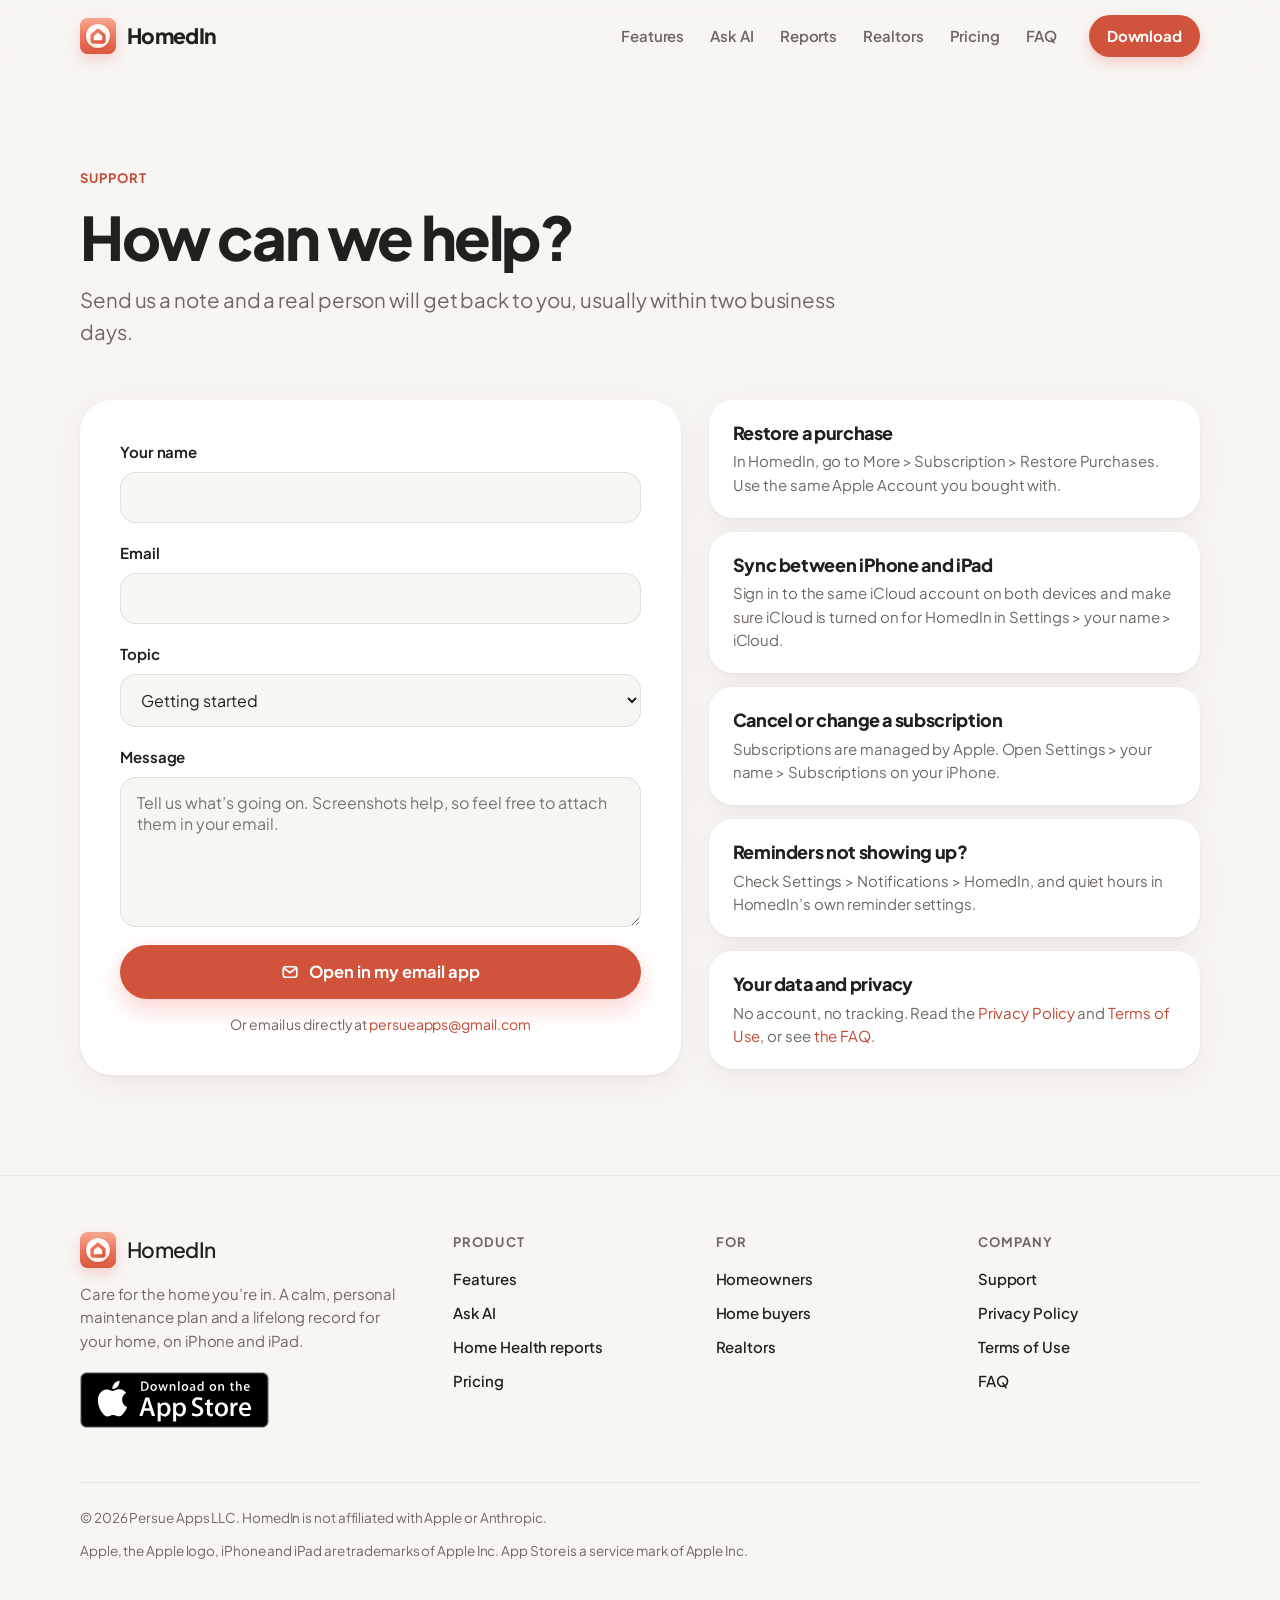
<file: support.html>
<!doctype html>
<html lang="en" class="no-js">
<head>
<meta charset="utf-8">
<meta name="viewport" content="width=device-width, initial-scale=1">
<title>Support · HomedIn</title>
<meta name="description" content="Get help with HomedIn: setup, reminders, iCloud sync, purchases and HomedIn AI.">
<link rel="canonical" href="https://ncorse-create.github.io/homedin-website/support.html">
<meta name="theme-color" content="#F8F6F3">
<meta name="apple-itunes-app" content="app-id=6762814321">
<meta property="og:type" content="website">
<meta property="og:site_name" content="HomedIn">
<meta property="og:title" content="Support · HomedIn">
<meta property="og:description" content="Get help with HomedIn: setup, reminders, iCloud sync, purchases and HomedIn AI.">
<meta property="og:url" content="https://ncorse-create.github.io/homedin-website/support.html">
<meta property="og:image" content="https://ncorse-create.github.io/homedin-website/assets/img/og-image.png">
<meta property="og:image:width" content="1200">
<meta property="og:image:height" content="630">
<meta property="og:image:alt" content="HomedIn app screens on iPhone next to a warm brick home">
<meta name="twitter:card" content="summary_large_image">
<meta name="twitter:title" content="Support · HomedIn">
<meta name="twitter:description" content="Get help with HomedIn: setup, reminders, iCloud sync, purchases and HomedIn AI.">
<meta name="twitter:image" content="https://ncorse-create.github.io/homedin-website/assets/img/og-image.png">
<link rel="icon" href="assets/img/favicon.svg" type="image/svg+xml">
<link rel="icon" href="assets/img/favicon-32.png" sizes="32x32" type="image/png">
<link rel="apple-touch-icon" href="assets/img/apple-touch-icon.png">
<link rel="preload" href="assets/fonts/PlusJakartaSans-var.woff2" as="font" type="font/woff2" crossorigin>
<link rel="stylesheet" href="assets/css/site.css">

</head>
<body>
<a class="skip" href="#main">Skip to content</a>
<header class="nav">
  <div class="wrap">
    <a class="brand" href="index.html" aria-label="HomedIn home"><span class="appicon"><img src="assets/img/appicon.svg" alt="" width="36" height="36" aria-hidden="true"></span>HomedIn</a>
    <ul class="nav-links" id="nav-links"><li><a href="index.html#features">Features</a></li><li><a href="index.html#ai">Ask AI</a></li><li><a href="index.html#reports">Reports</a></li><li><a href="realtors.html">Realtors</a></li><li><a href="index.html#pricing">Pricing</a></li><li><a href="index.html#faq">FAQ</a></li></ul>
    <a class="btn sm" href="https://apps.apple.com/us/app/homedin/id6762814321" data-appstore>Download</a>
    <button class="menu-btn" aria-label="Open menu" aria-expanded="false" aria-controls="nav-links"><svg width="22" height="22" viewBox="0 0 24 24" fill="none" stroke="currentColor" stroke-width="2.2" stroke-linecap="round" stroke-linejoin="round" aria-hidden="true"><path d="M4 8h16M4 16h16"/></svg></button>
  </div>
</header>
<main id="main">
<section class="page-hero">
  <div class="wrap">
    <span class="eyebrow">Support</span>
    <h1>How can we help?</h1>
    <p class="lead">Send us a note and a real person will get back to you, usually within two business days.</p>
  </div>
</section>
<div class="wrap support-grid">
  <!-- PLACEHOLDER: this form has no backend. It opens the visitor's email app addressed to data-to.
       Support address matches the app's HelpCopy.supportAddress (persueapps@gmail.com). -->
  <form class="form-card" id="support-form" data-to="persueapps@gmail.com">
    <div class="field"><label for="name">Your name</label><input id="name" name="name" autocomplete="name" required></div>
    <div class="field"><label for="email">Email</label><input id="email" name="email" type="email" autocomplete="email" required></div>
    <div class="field"><label for="topic">Topic</label>
      <select id="topic" name="topic"><option>Getting started</option><option>Reminders &amp; notifications</option><option>iCloud sync</option><option>Purchases &amp; restore</option><option>HomedIn AI</option><option>Privacy &amp; data</option><option>Realtor program</option><option>Something else</option></select></div>
    <div class="field"><label for="message">Message</label><textarea id="message" name="message" required placeholder="Tell us what’s going on. Screenshots help, so feel free to attach them in your email."></textarea></div>
    <button class="btn" type="submit" style="width:100%"><svg width="18" height="18" viewBox="0 0 24 24" fill="none" stroke="currentColor" stroke-width="2.2" stroke-linecap="round" stroke-linejoin="round" aria-hidden="true"><rect x="3" y="5" width="18" height="14" rx="3"/><path d="M4 7l8 6 8-6"/></svg> Open in my email app</button>
    <p class="muted" style="font-size:14px;margin-top:14px;text-align:center">Or email us directly at <a href="mailto:persueapps@gmail.com">persueapps@gmail.com</a></p>
  </form>
  <div class="help-list">
    <div class="help"><h3>Restore a purchase</h3><p>In HomedIn, go to More &gt; Subscription &gt; Restore Purchases. Use the same Apple Account you bought with.</p></div>
    <div class="help"><h3>Sync between iPhone and iPad</h3><p>Sign in to the same iCloud account on both devices and make sure iCloud is turned on for HomedIn in Settings &gt; your name &gt; iCloud.</p></div>
    <div class="help"><h3>Cancel or change a subscription</h3><p>Subscriptions are managed by Apple. Open Settings &gt; your name &gt; Subscriptions on your iPhone.</p></div>
    <div class="help"><h3>Reminders not showing up?</h3><p>Check Settings &gt; Notifications &gt; HomedIn, and quiet hours in HomedIn’s own reminder settings.</p></div>
    <div class="help"><h3>Your data and privacy</h3><p>No account, no tracking. Read the <a href="privacy.html">Privacy Policy</a> and <a href="terms.html">Terms of Use</a>, or see <a href="index.html#faq">the FAQ</a>.</p></div>
  </div>
</div>
</main>
<footer>
  <div class="wrap">
    <div class="foot">
      <div>
        <a class="brand" href="index.html"><span class="appicon"><img src="assets/img/appicon.svg" alt="" width="36" height="36" aria-hidden="true"></span>HomedIn</a>
        <p>Care for the home you’re in. A calm, personal maintenance plan and a lifelong record for your home, on iPhone and iPad.</p>
        <div style="margin-top:20px"><a class="badge-link " href="https://apps.apple.com/us/app/homedin/id6762814321" data-appstore aria-label="Download HomedIn on the App Store"><img src="assets/img/app-store-badge.svg" alt="Download on the App Store" width="168" height="56"></a></div>
      </div>
      <div><h5>Product</h5><ul>
        <li><a href="index.html#features">Features</a></li><li><a href="index.html#ai">Ask AI</a></li><li><a href="index.html#reports">Home Health reports</a></li><li><a href="index.html#pricing">Pricing</a></li></ul></div>
      <div><h5>For</h5><ul>
        <li><a href="index.html#who">Homeowners</a></li><li><a href="index.html#who">Home buyers</a></li><li><a href="realtors.html">Realtors</a></li></ul></div>
      <div><h5>Company</h5><ul>
        <li><a href="support.html">Support</a></li><li><a href="privacy.html">Privacy Policy</a></li><li><a href="terms.html">Terms of Use</a></li><li><a href="index.html#faq">FAQ</a></li></ul></div>
    </div>
    <div class="foot-bottom">
      <span>© <span id="year">2026</span> Persue Apps LLC. HomedIn is not affiliated with Apple or Anthropic.</span>
      <span>Apple, the Apple logo, iPhone and iPad are trademarks of Apple Inc. App Store is a service mark of Apple Inc.</span>
    </div>
  </div>
</footer>
<script src="assets/js/site.js" defer></script>
</body>
</html>
</file>
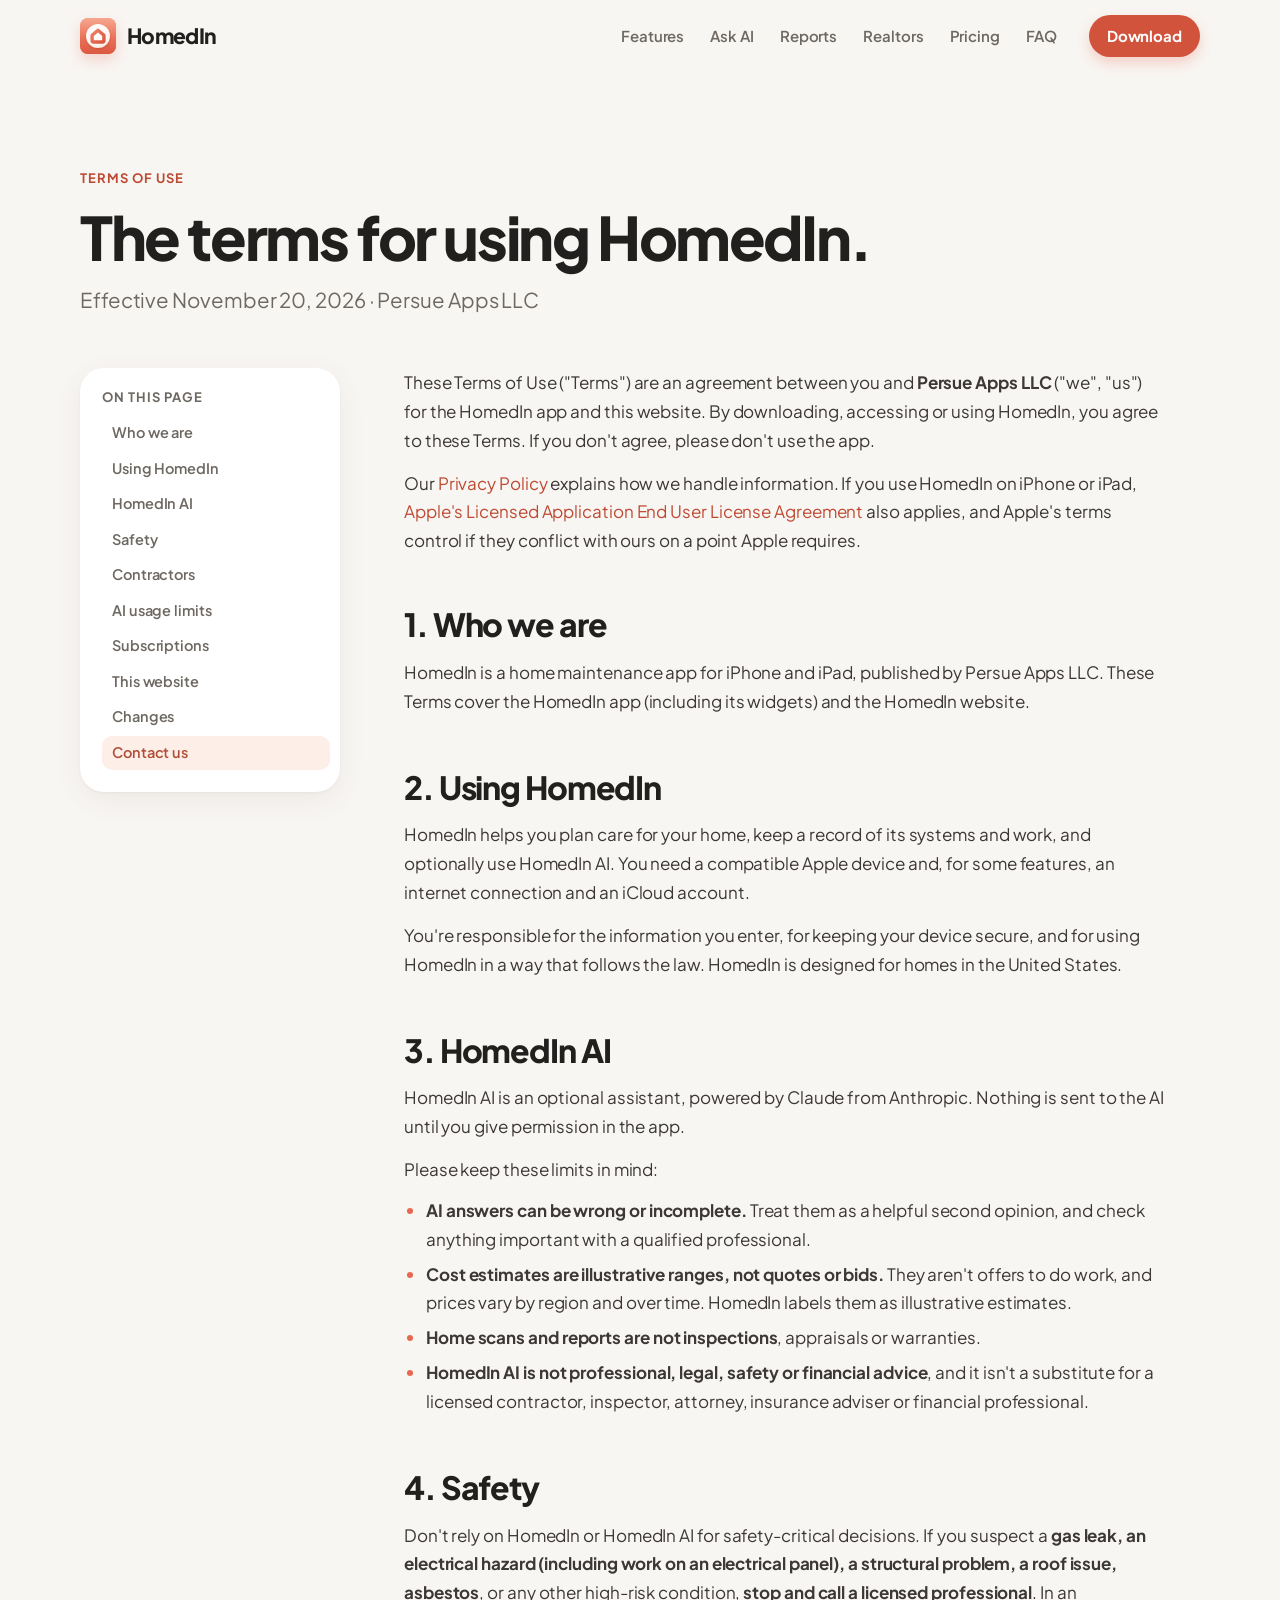
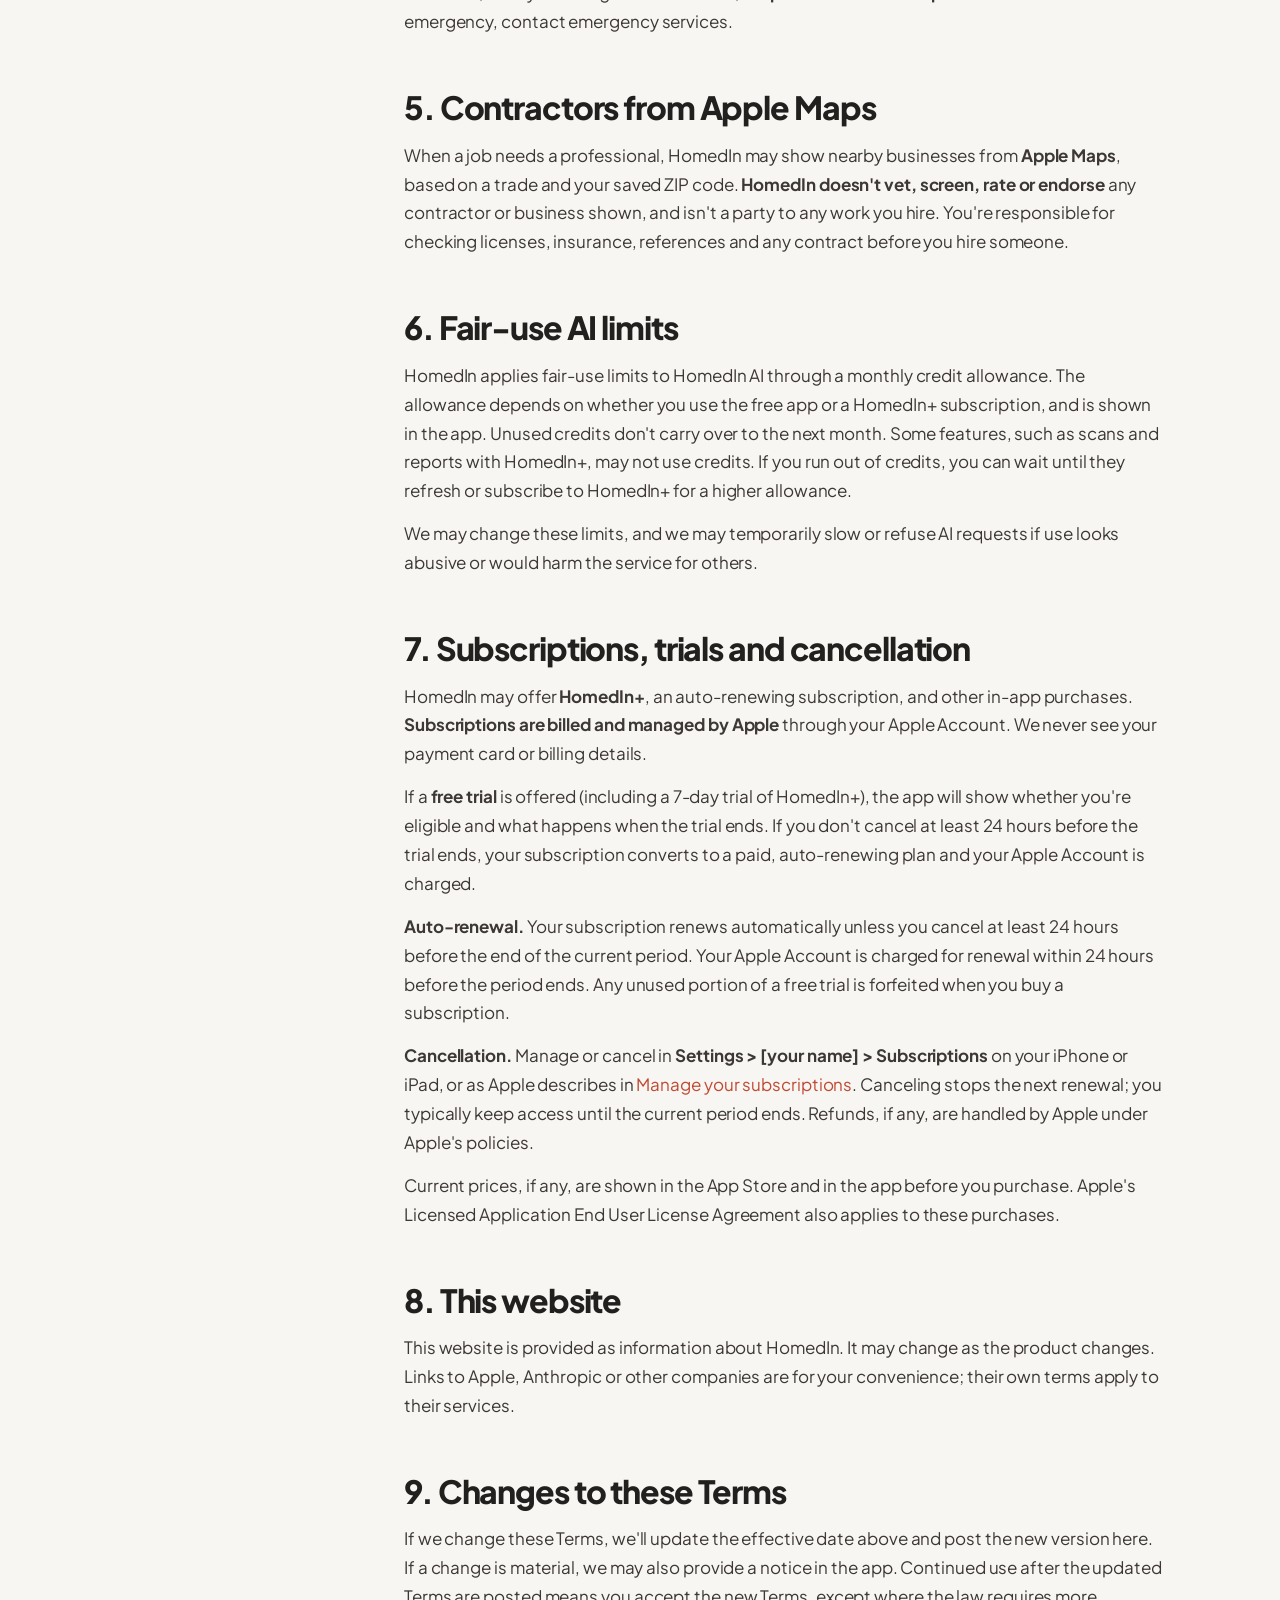
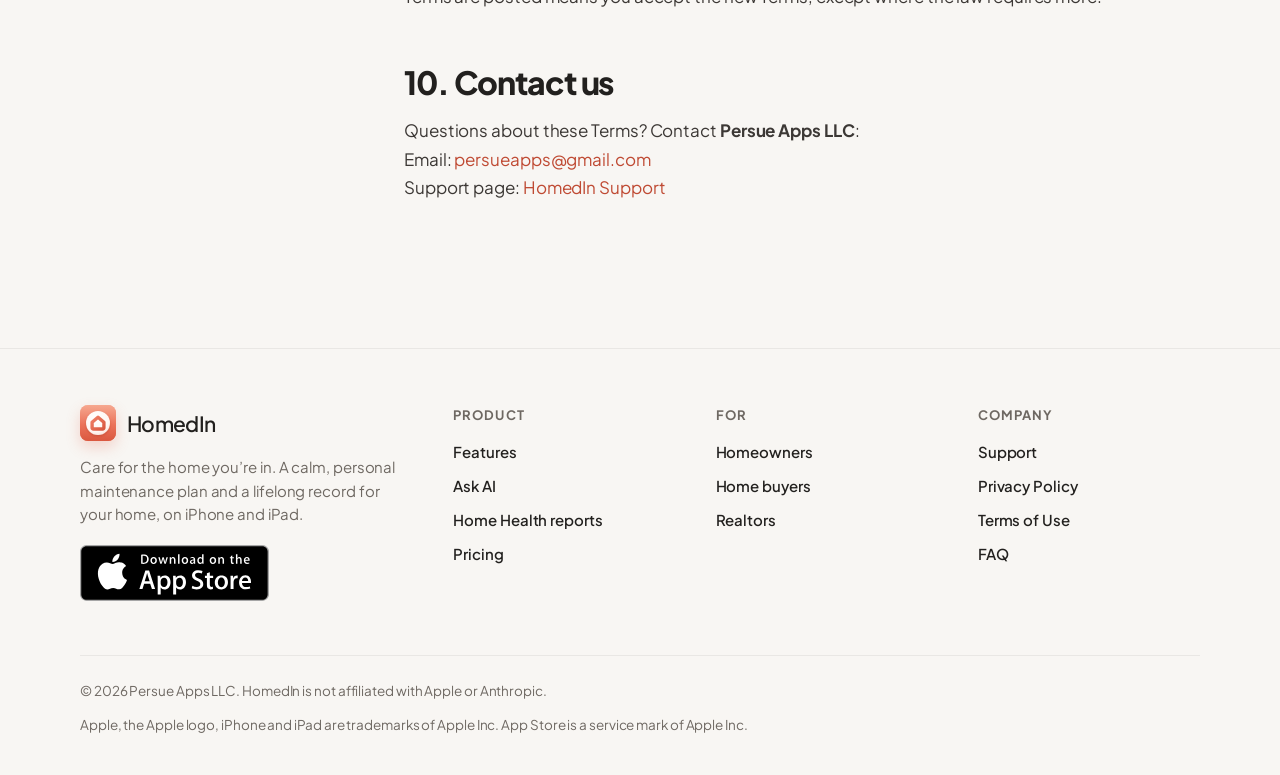
<file: terms.html>
<!doctype html>
<html lang="en" class="no-js">
<head>
<meta charset="utf-8">
<meta name="viewport" content="width=device-width, initial-scale=1">
<title>Terms of Use · HomedIn</title>
<meta name="description" content="Terms of Use for HomedIn: AI answers can be wrong, estimates are illustrative, subscriptions are billed by Apple, and safety-critical work needs a licensed professional.">
<link rel="canonical" href="https://ncorse-create.github.io/homedin-website/terms.html">
<meta name="theme-color" content="#F8F6F3">
<meta name="apple-itunes-app" content="app-id=6762814321">
<meta property="og:type" content="website">
<meta property="og:site_name" content="HomedIn">
<meta property="og:title" content="Terms of Use · HomedIn">
<meta property="og:description" content="Terms of Use for HomedIn: AI answers can be wrong, estimates are illustrative, subscriptions are billed by Apple, and safety-critical work needs a licensed professional.">
<meta property="og:url" content="https://ncorse-create.github.io/homedin-website/terms.html">
<meta property="og:image" content="https://ncorse-create.github.io/homedin-website/assets/img/og-image.png">
<meta property="og:image:width" content="1200">
<meta property="og:image:height" content="630">
<meta property="og:image:alt" content="HomedIn app screens on iPhone next to a warm brick home">
<meta name="twitter:card" content="summary_large_image">
<meta name="twitter:title" content="Terms of Use · HomedIn">
<meta name="twitter:description" content="Terms of Use for HomedIn: AI answers can be wrong, estimates are illustrative, subscriptions are billed by Apple, and safety-critical work needs a licensed professional.">
<meta name="twitter:image" content="https://ncorse-create.github.io/homedin-website/assets/img/og-image.png">
<link rel="icon" href="assets/img/favicon.svg" type="image/svg+xml">
<link rel="icon" href="assets/img/favicon-32.png" sizes="32x32" type="image/png">
<link rel="apple-touch-icon" href="assets/img/apple-touch-icon.png">
<link rel="preload" href="assets/fonts/PlusJakartaSans-var.woff2" as="font" type="font/woff2" crossorigin>
<link rel="stylesheet" href="assets/css/site.css">

</head>
<body>
<a class="skip" href="#main">Skip to content</a>
<header class="nav">
  <div class="wrap">
    <a class="brand" href="index.html" aria-label="HomedIn home"><span class="appicon"><img src="assets/img/appicon.svg" alt="" width="36" height="36" aria-hidden="true"></span>HomedIn</a>
    <ul class="nav-links" id="nav-links"><li><a href="index.html#features">Features</a></li><li><a href="index.html#ai">Ask AI</a></li><li><a href="index.html#reports">Reports</a></li><li><a href="realtors.html">Realtors</a></li><li><a href="index.html#pricing">Pricing</a></li><li><a href="index.html#faq">FAQ</a></li></ul>
    <a class="btn sm" href="https://apps.apple.com/us/app/homedin/id6762814321" data-appstore>Download</a>
    <button class="menu-btn" aria-label="Open menu" aria-expanded="false" aria-controls="nav-links"><svg width="22" height="22" viewBox="0 0 24 24" fill="none" stroke="currentColor" stroke-width="2.2" stroke-linecap="round" stroke-linejoin="round" aria-hidden="true"><path d="M4 8h16M4 16h16"/></svg></button>
  </div>
</header>
<main id="main">
<!-- NOT LEGAL ADVICE: drafted from the app's source facts. Have a qualified attorney review these terms before publishing,
     and keep them in sync with the in-app HomedIn+ paywall, Apple's Licensed Application End User License Agreement and the Privacy Policy.
     A plain Markdown copy lives in TERMS.md; this page is generated from it. -->
<section class="page-hero">
  <div class="wrap">
    <span class="eyebrow">Terms of Use</span>
    <h1>The terms for using HomedIn.</h1>
    <p class="lead">Effective November 20, 2026 · Persue Apps LLC</p>
  </div>
</section>
<div class="wrap legal">
  <nav class="toc" aria-label="On this page"><h2>On this page</h2><ol><li><a href="#who">Who we are</a></li><li><a href="#using">Using HomedIn</a></li><li><a href="#ai">HomedIn AI</a></li><li><a href="#safety">Safety</a></li><li><a href="#contractors">Contractors</a></li><li><a href="#limits">AI usage limits</a></li><li><a href="#subscriptions">Subscriptions</a></li><li><a href="#website">This website</a></li><li><a href="#changes">Changes</a></li><li><a href="#contact">Contact us</a></li></ol></nav>
  <article class="prose">
    <!-- NOT LEGAL ADVICE. Drafted from the app's source facts and the HomedIn 2.0 brief. Have a qualified attorney review these terms before publishing, and keep them in sync with the in-app HomedIn+ paywall, Apple's Licensed Application End User License Agreement, and the Privacy Policy. -->

<p>These Terms of Use ("Terms") are an agreement between you and <strong>Persue Apps LLC</strong> ("we", "us") for the HomedIn app and this website. By downloading, accessing or using HomedIn, you agree to these Terms. If you don't agree, please don't use the app.</p>
<p>Our <a href="privacy.html">Privacy Policy</a> explains how we handle information. If you use HomedIn on iPhone or iPad, <a href="https://www.apple.com/legal/internet-services/itunes/dev/stdeula/" rel="noopener">Apple's Licensed Application End User License Agreement</a> also applies, and Apple's terms control if they conflict with ours on a point Apple requires.</p>
    <section id="who" aria-labelledby="who-h"><h2 id="who-h">1. Who we are</h2>
<p>HomedIn is a home maintenance app for iPhone and iPad, published by Persue Apps LLC. These Terms cover the HomedIn app (including its widgets) and the HomedIn website.</p></section>
<section id="using" aria-labelledby="using-h"><h2 id="using-h">2. Using HomedIn</h2>
<p>HomedIn helps you plan care for your home, keep a record of its systems and work, and optionally use HomedIn AI. You need a compatible Apple device and, for some features, an internet connection and an iCloud account.</p>
<p>You're responsible for the information you enter, for keeping your device secure, and for using HomedIn in a way that follows the law. HomedIn is designed for homes in the United States.</p></section>
<section id="ai" aria-labelledby="ai-h"><h2 id="ai-h">3. HomedIn AI</h2>
<p>HomedIn AI is an optional assistant, powered by Claude from Anthropic. Nothing is sent to the AI until you give permission in the app.</p>
<p>Please keep these limits in mind:</p>
<ul>
<li><strong>AI answers can be wrong or incomplete.</strong> Treat them as a helpful second opinion, and check anything important with a qualified professional.</li>
<li><strong>Cost estimates are illustrative ranges, not quotes or bids.</strong> They aren't offers to do work, and prices vary by region and over time. HomedIn labels them as illustrative estimates.</li>
<li><strong>Home scans and reports are not inspections</strong>, appraisals or warranties.</li>
<li><strong>HomedIn AI is not professional, legal, safety or financial advice</strong>, and it isn't a substitute for a licensed contractor, inspector, attorney, insurance adviser or financial professional.</li>
</ul></section>
<section id="safety" aria-labelledby="safety-h"><h2 id="safety-h">4. Safety</h2>
<p>Don't rely on HomedIn or HomedIn AI for safety-critical decisions. If you suspect a <strong>gas leak, an electrical hazard (including work on an electrical panel), a structural problem, a roof issue, asbestos</strong>, or any other high-risk condition, <strong>stop and call a licensed professional</strong>. In an emergency, contact emergency services.</p></section>
<section id="contractors" aria-labelledby="contractors-h"><h2 id="contractors-h">5. Contractors from Apple Maps</h2>
<p>When a job needs a professional, HomedIn may show nearby businesses from <strong>Apple Maps</strong>, based on a trade and your saved ZIP code. <strong>HomedIn doesn't vet, screen, rate or endorse</strong> any contractor or business shown, and isn't a party to any work you hire. You're responsible for checking licenses, insurance, references and any contract before you hire someone.</p></section>
<section id="limits" aria-labelledby="limits-h"><h2 id="limits-h">6. Fair-use AI limits</h2>
<p>HomedIn applies fair-use limits to HomedIn AI through a monthly credit allowance. The allowance depends on whether you use the free app or a HomedIn+ subscription, and is shown in the app. Unused credits don't carry over to the next month. Some features, such as scans and reports with HomedIn+, may not use credits. If you run out of credits, you can wait until they refresh or subscribe to HomedIn+ for a higher allowance.</p>
<p>We may change these limits, and we may temporarily slow or refuse AI requests if use looks abusive or would harm the service for others.</p></section>
<section id="subscriptions" aria-labelledby="subscriptions-h"><h2 id="subscriptions-h">7. Subscriptions, trials and cancellation</h2>
<p>HomedIn may offer <strong>HomedIn+</strong>, an auto-renewing subscription, and other in-app purchases. <strong>Subscriptions are billed and managed by Apple</strong> through your Apple Account. We never see your payment card or billing details.</p>
<p>If a <strong>free trial</strong> is offered (including a 7-day trial of HomedIn+), the app will show whether you're eligible and what happens when the trial ends. If you don't cancel at least 24 hours before the trial ends, your subscription converts to a paid, auto-renewing plan and your Apple Account is charged.</p>
<p><strong>Auto-renewal.</strong> Your subscription renews automatically unless you cancel at least 24 hours before the end of the current period. Your Apple Account is charged for renewal within 24 hours before the period ends. Any unused portion of a free trial is forfeited when you buy a subscription.</p>
<p><strong>Cancellation.</strong> Manage or cancel in <strong>Settings &gt; [your name] &gt; Subscriptions</strong> on your iPhone or iPad, or as Apple describes in <a href="https://support.apple.com/en-us/HT202039" rel="noopener">Manage your subscriptions</a>. Canceling stops the next renewal; you typically keep access until the current period ends. Refunds, if any, are handled by Apple under Apple's policies.</p>
<p>Current prices, if any, are shown in the App Store and in the app before you purchase. Apple's Licensed Application End User License Agreement also applies to these purchases.</p></section>
<section id="website" aria-labelledby="website-h"><h2 id="website-h">8. This website</h2>
<p>This website is provided as information about HomedIn. It may change as the product changes. Links to Apple, Anthropic or other companies are for your convenience; their own terms apply to their services.</p></section>
<section id="changes" aria-labelledby="changes-h"><h2 id="changes-h">9. Changes to these Terms</h2>
<p>If we change these Terms, we'll update the effective date above and post the new version here. If a change is material, we may also provide a notice in the app. Continued use after the updated Terms are posted means you accept the new Terms, except where the law requires more.</p></section>
<section id="contact" aria-labelledby="contact-h"><h2 id="contact-h">10. Contact us</h2>
<p>Questions about these Terms? Contact <strong>Persue Apps LLC</strong>:<br />
Email: <a href="mailto:persueapps@gmail.com">persueapps@gmail.com</a><br />
Support page: <a href="support.html">HomedIn Support</a></p></section>

  </article>
</div>
</main>
<footer>
  <div class="wrap">
    <div class="foot">
      <div>
        <a class="brand" href="index.html"><span class="appicon"><img src="assets/img/appicon.svg" alt="" width="36" height="36" aria-hidden="true"></span>HomedIn</a>
        <p>Care for the home you’re in. A calm, personal maintenance plan and a lifelong record for your home, on iPhone and iPad.</p>
        <div style="margin-top:20px"><a class="badge-link " href="https://apps.apple.com/us/app/homedin/id6762814321" data-appstore aria-label="Download HomedIn on the App Store"><img src="assets/img/app-store-badge.svg" alt="Download on the App Store" width="168" height="56"></a></div>
      </div>
      <div><h5>Product</h5><ul>
        <li><a href="index.html#features">Features</a></li><li><a href="index.html#ai">Ask AI</a></li><li><a href="index.html#reports">Home Health reports</a></li><li><a href="index.html#pricing">Pricing</a></li></ul></div>
      <div><h5>For</h5><ul>
        <li><a href="index.html#who">Homeowners</a></li><li><a href="index.html#who">Home buyers</a></li><li><a href="realtors.html">Realtors</a></li></ul></div>
      <div><h5>Company</h5><ul>
        <li><a href="support.html">Support</a></li><li><a href="privacy.html">Privacy Policy</a></li><li><a href="terms.html">Terms of Use</a></li><li><a href="index.html#faq">FAQ</a></li></ul></div>
    </div>
    <div class="foot-bottom">
      <span>© <span id="year">2026</span> Persue Apps LLC. HomedIn is not affiliated with Apple or Anthropic.</span>
      <span>Apple, the Apple logo, iPhone and iPad are trademarks of Apple Inc. App Store is a service mark of Apple Inc.</span>
    </div>
  </div>
</footer>
<script src="assets/js/site.js" defer></script>
</body>
</html>
</file>
<file: assets/css/site.css>
/* HomedIn marketing site · Direction C "Soft & calm"
   Tokens mirror design/final/src/styles.css (the approved app design system). */
@font-face{font-family:"Plus Jakarta Sans";src:url(../fonts/PlusJakartaSans-var.woff2) format("woff2");font-weight:200 800;font-display:swap}
:root{
  --bg:#F8F6F3;--bg2:#F3F0EC;--card:#FFFFFF;--ink:#22201E;--ink2:#6E6862;--ink3:#8A837C;
  --hair:rgba(34,32,30,.07);--line:rgba(34,32,30,.10);
  --coral:#E8674F;--coralD:#D4553E;--coralBtn:#D2533C;--coralText:#BF4A33;--coralGlow:rgba(232,103,79,.28);
  --peach:#FDEEE8;--peachI:#B04D37;--sage:#E9F2EB;--sageI:#3F6B4E;--sky:#E9F0F8;--skyI:#3F6286;--butter:#FBF3DF;--butterI:#7E5F20;
  --iris:#7461BE;--irisD:#5F4DA6;--irisTint:#F1EEFA;--irisTint2:#E6E0F6;--irisGlow:rgba(116,97,190,.28);
  --shadow:0 8px 28px rgba(80,55,40,.07),0 1px 3px rgba(80,55,40,.05);
  --shadowL:0 24px 60px rgba(80,55,40,.14),0 4px 12px rgba(80,55,40,.06);
  --r-lg:32px;--r-md:24px;--r-sm:16px;
  --max:1200px;--pad:clamp(20px,4vw,40px);
}
*{box-sizing:border-box}
html{scroll-behavior:smooth;-webkit-text-size-adjust:100%}
@media (prefers-reduced-motion:reduce){html{scroll-behavior:auto}}
body{margin:0;font-family:"Plus Jakarta Sans",system-ui,-apple-system,"Segoe UI",sans-serif;color:var(--ink);background:var(--bg);-webkit-font-smoothing:antialiased;font-size:17px;line-height:1.6;letter-spacing:-.005em}
img{max-width:100%;display:block}
a{color:var(--coralText);text-decoration:none}
a:hover{text-decoration:underline;text-underline-offset:3px}
:focus-visible{outline:3px solid var(--iris);outline-offset:3px;border-radius:8px}
.skip{position:absolute;left:-999px;top:12px;background:var(--ink);color:#fff;padding:10px 16px;border-radius:12px;z-index:200}
.skip:focus{left:12px}
.wrap{max-width:var(--max);margin:0 auto;padding:0 var(--pad)}
.sr{position:absolute!important;width:1px;height:1px;overflow:hidden;clip:rect(0 0 0 0);white-space:nowrap}

/* type */
h1,h2,h3,h4{margin:0;font-weight:780;letter-spacing:-.03em;line-height:1.08;color:var(--ink)}
h1{font-size:clamp(42px,6.2vw,76px);letter-spacing:-.04em;line-height:1.02}
h2{font-size:clamp(32px,4.2vw,52px);letter-spacing:-.035em}
h3{font-size:clamp(21px,2vw,25px);letter-spacing:-.02em;line-height:1.2}
h4{font-size:18px;letter-spacing:-.015em;font-weight:720;line-height:1.3}
p{margin:0}
.lead{font-size:clamp(18px,1.6vw,21px);color:var(--ink2);line-height:1.55;max-width:38em}
.muted{color:var(--ink2)}
.eyebrow{display:inline-flex;align-items:center;gap:8px;font-size:13px;font-weight:700;letter-spacing:.08em;text-transform:uppercase;color:var(--coralText)}
.eyebrow.iris{color:var(--irisD)}
.accent{color:var(--coral)}
.accent-iris{color:var(--iris)}

/* chips & buttons */
.chip{display:inline-flex;align-items:center;gap:8px;height:34px;padding:0 14px;border-radius:17px;font-size:14px;font-weight:650;white-space:nowrap}
.chip.peach{background:var(--peach);color:var(--peachI)}.chip.sage{background:var(--sage);color:var(--sageI)}.chip.sky{background:var(--sky);color:var(--skyI)}.chip.butter{background:var(--butter);color:var(--butterI)}.chip.iris{background:var(--irisTint);color:var(--irisD)}
.chip.white{background:var(--card);color:var(--ink);box-shadow:0 0 0 1px var(--line)}
.dot{width:8px;height:8px;border-radius:50%;background:currentColor;flex:none}
.btn{display:inline-flex;align-items:center;justify-content:center;gap:10px;height:54px;padding:0 26px;border-radius:27px;background:var(--coralBtn);color:#fff;font-weight:700;font-size:16.5px;box-shadow:0 10px 24px var(--coralGlow);border:0;cursor:pointer;font-family:inherit;transition:transform .2s ease,box-shadow .2s ease,background .2s}
.btn:hover{text-decoration:none;background:#C64C35;transform:translateY(-1px);box-shadow:0 14px 30px var(--coralGlow)}
.btn.sec{background:var(--card);color:var(--ink);box-shadow:0 0 0 1px var(--line)}
.btn.sec:hover{background:#fff;box-shadow:0 0 0 1px var(--line),var(--shadow)}
.btn.iris{background:var(--iris);box-shadow:0 10px 24px var(--irisGlow)}.btn.iris:hover{background:var(--irisD)}
.btn.sm{height:42px;padding:0 18px;font-size:15px;border-radius:21px;box-shadow:0 6px 14px var(--coralGlow)}
.badge-link{display:inline-block;border-radius:12px;transition:transform .2s ease}
.badge-link:hover{transform:translateY(-2px)}
.badge-link img{height:56px;width:auto}
.cta-row{display:flex;flex-wrap:wrap;align-items:center;gap:14px 18px}

/* nav */
.nav{position:sticky;top:0;z-index:100;background:rgba(248,246,243,.82);backdrop-filter:saturate(1.4) blur(18px);-webkit-backdrop-filter:saturate(1.4) blur(18px);border-bottom:1px solid transparent;transition:border-color .3s,box-shadow .3s}
.nav.scrolled{border-bottom-color:var(--hair);box-shadow:0 6px 24px rgba(80,55,40,.05)}
.nav .wrap{display:flex;align-items:center;height:72px;gap:28px}
.brand{display:flex;align-items:center;gap:11px;font-weight:780;font-size:21px;letter-spacing:-.03em;color:var(--ink)}
.brand:hover{text-decoration:none}
.appicon{width:36px;height:36px;border-radius:22.5%;background:linear-gradient(150deg,#F6A890 0%,#EB7259 55%,#DA5840 100%);display:flex;align-items:center;justify-content:center;color:#fff;box-shadow:inset 0 1px 0 rgba(255,255,255,.25),0 6px 14px rgba(232,103,79,.25);flex:none;overflow:hidden}
.appicon svg,.appicon img{width:100%;height:100%;display:block}
.nav-links{display:flex;gap:26px;margin-left:auto;list-style:none;padding:0;margin-top:0;margin-bottom:0}
.nav-links a{color:var(--ink2);font-weight:600;font-size:15px}
.nav-links a:hover{color:var(--ink);text-decoration:none}
.nav .btn{margin-left:4px}
.menu-btn{display:none;margin-left:auto;width:44px;height:44px;border-radius:22px;border:0;background:var(--card);box-shadow:0 0 0 1px var(--line);cursor:pointer;align-items:center;justify-content:center;color:var(--ink)}
@media (max-width:960px){
  .nav-links{display:none;position:absolute;top:72px;left:0;right:0;flex-direction:column;gap:0;background:var(--bg);padding:8px var(--pad) 20px;border-bottom:1px solid var(--hair);box-shadow:0 20px 30px rgba(80,55,40,.08)}
  .nav-links.open{display:flex}
  .nav-links li a{display:block;padding:14px 0;font-size:18px;border-bottom:1px solid var(--hair)}
  .menu-btn{display:inline-flex}
  .nav .btn{display:none}
}

/* phone frame */
.phone{position:relative;width:var(--pw,300px);border-radius:calc(var(--pw,300px)*.165);padding:calc(var(--pw,300px)*.032);background:linear-gradient(145deg,#2c2927,#151312);box-shadow:0 0 0 1px rgba(255,255,255,.06) inset,0 40px 80px -20px rgba(60,35,20,.35),0 18px 36px -12px rgba(60,35,20,.25);flex:none}
.phone::after{content:"";position:absolute;inset:calc(var(--pw,300px)*.012);border-radius:calc(var(--pw,300px)*.152);box-shadow:0 0 0 1.5px rgba(255,255,255,.08);pointer-events:none}
.phone img{width:100%;height:auto;aspect-ratio:390/844;object-fit:cover;border-radius:calc(var(--pw,300px)*.135);background:var(--bg)}
.phone .island{position:absolute;top:calc(var(--pw,300px)*.058);left:50%;transform:translateX(-50%);width:29%;height:calc(var(--pw,300px)*.082);border-radius:999px;background:#0b0a0a;z-index:2}

/* sections */
section{position:relative}
.block{padding:clamp(80px,10vw,140px) 0}
.sec-head{max-width:760px;margin-bottom:clamp(40px,5vw,64px)}
.sec-head.center{margin-left:auto;margin-right:auto;text-align:center}
.sec-head.center .lead{margin-left:auto;margin-right:auto}
.sec-head h2{margin:14px 0 18px}

/* hero */
.hero{padding:clamp(40px,6vw,72px) 0 clamp(60px,8vw,110px);overflow:hidden}
.hero::before{content:"";position:absolute;inset:-20% -10% auto auto;width:900px;height:900px;background:radial-gradient(closest-side,#FDEEE8 0%,rgba(253,238,232,0) 70%);z-index:-1}
.hero .wrap{display:grid;grid-template-columns:1.05fr .95fr;gap:48px;align-items:center}
.hero h1{margin:20px 0 22px}
.hero .lead{margin-bottom:34px}
.hero-meta{display:flex;flex-wrap:wrap;gap:8px 18px;margin-top:26px;color:var(--ink2);font-size:14.5px;font-weight:550}
.hero-meta span{display:inline-flex;align-items:center;gap:8px}
.hero-meta svg{color:var(--sageI)}
.hero-art{position:relative;height:640px}
.hero-photo{position:absolute;right:0;top:40px;width:86%;height:540px;border-radius:40px;overflow:hidden;box-shadow:var(--shadowL)}
.hero-photo img{width:100%;height:100%;object-fit:cover}
.hero-photo::after{content:"";position:absolute;inset:0;background:linear-gradient(180deg,rgba(34,24,18,0) 50%,rgba(34,24,18,.25))}
.hero-art .phone{position:absolute;left:4%;top:0;--pw:292px;z-index:3}
.float{position:absolute;z-index:4;background:rgba(255,255,255,.94);backdrop-filter:blur(14px);border-radius:22px;box-shadow:var(--shadowL);padding:14px 16px;display:flex;align-items:center;gap:12px;font-size:14px}
.float b{display:block;font-size:15px;letter-spacing:-.01em}
.float small{color:var(--ink2);font-size:12.5px}
.f-score{right:4%;top:110px}
.ring{width:46px;height:46px;flex:none}
.f-ai{right:2%;bottom:46px;max-width:280px;flex-direction:column;align-items:stretch;gap:8px;padding:14px}
.bubble{border-radius:18px;padding:9px 13px;font-size:14px;line-height:1.35;font-weight:550}
.bubble.me{background:var(--coral);color:#fff;align-self:flex-end;border-bottom-right-radius:6px}
.bubble.ai{background:var(--irisTint);color:var(--ink);align-self:flex-start;border-bottom-left-radius:6px}
.tapback{position:absolute;top:-12px;right:-6px;width:30px;height:30px;border-radius:50%;background:#fff;box-shadow:0 4px 12px rgba(0,0,0,.12);display:flex;align-items:center;justify-content:center;font-size:15px}
.ai-avatar{width:22px;height:22px;border-radius:50%;background:var(--iris);display:inline-flex;align-items:center;justify-content:center;color:#fff;flex:none}
@media (max-width:1020px){
  .hero .wrap{grid-template-columns:1fr;gap:20px}
  .hero-copy{text-align:center}.hero .lead{margin-left:auto;margin-right:auto}
  .hero .cta-row,.hero-meta{justify-content:center}
  .hero-art{height:600px;max-width:560px;margin:0 auto;width:100%}
}
@media (max-width:560px){
  .hero-art{height:520px}
  .hero-photo{height:430px;width:92%;top:50px;border-radius:30px}
  .hero-art .phone{--pw:228px;left:0}
  .f-score{right:0;top:84px;padding:10px 12px}
  .f-ai{right:0;bottom:6px;max-width:220px}
  .bubble{font-size:13px}
}

/* trust strip */
.trust{padding:0 0 20px}
.trust-inner{background:var(--card);border-radius:28px;box-shadow:var(--shadow);display:grid;grid-template-columns:repeat(5,1fr);padding:8px}
.trust-item{padding:20px 22px;display:flex;flex-direction:column;gap:4px;border-right:1px solid var(--hair)}
.trust-item:last-child{border-right:0}
.trust-item b{font-size:16px;letter-spacing:-.015em;line-height:1.3}
.trust-item span{font-size:14px;color:var(--ink2);line-height:1.45}
@media (max-width:1020px){.trust-inner{grid-template-columns:repeat(2,1fr)}.trust-item{border-right:0;border-bottom:1px solid var(--hair)}.trust-item:last-child{grid-column:1/-1;border-bottom:0}}
@media (max-width:560px){.trust-inner{grid-template-columns:1fr}}

/* feature rows */
.feature{display:grid;grid-template-columns:minmax(0,1fr) minmax(0,1fr);gap:clamp(40px,6vw,96px);align-items:center}
.feature + .feature{margin-top:clamp(90px,11vw,150px)}
.feature.flip .f-art{order:2}
.f-art{position:relative;min-height:600px;display:flex;align-items:center;justify-content:center}
.f-art .blob{position:absolute;inset:6% 4%;border-radius:44px;overflow:hidden}
.f-art .blob img{width:100%;height:100%;object-fit:cover}
.f-art .blob.tint{background:var(--peach)}
.f-art .phones{position:relative;display:flex;gap:22px;align-items:center;z-index:1}
.f-art .phones .phone{--pw:250px}
.f-art .phones .phone:nth-child(2){transform:translateY(40px)}
.f-copy h2{margin:14px 0 18px}
.f-copy .lead{margin-bottom:28px}
.points{list-style:none;padding:0;margin:0;display:grid;gap:14px}
.points li{display:flex;gap:14px;align-items:flex-start}
.points .tick{width:30px;height:30px;border-radius:10px;flex:none;display:flex;align-items:center;justify-content:center;margin-top:1px}
.points b{display:block;font-size:16.5px;letter-spacing:-.01em;line-height:1.35}
.points span{font-size:15.5px;color:var(--ink2);line-height:1.5}
@media (max-width:960px){
  .feature{grid-template-columns:minmax(0,1fr)}
  .feature.flip .f-art{order:0}
  .f-art{min-height:auto;padding:36px 0 60px}
  .f-art .phones .phone{--pw:200px}
}
@media (max-width:480px){.f-art .phones{gap:12px}.f-art .phones .phone{--pw:166px}}

/* AI section */
.ai{background:linear-gradient(180deg,var(--bg) 0%,var(--irisTint) 14%,var(--irisTint) 86%,var(--bg) 100%)}
.ai-hero{display:grid;grid-template-columns:1fr 1fr;gap:clamp(40px,6vw,90px);align-items:center;margin-bottom:clamp(60px,7vw,100px)}
.ai-hero .phone{--pw:300px}
.ai-hero .f-art{min-height:640px}
.ai-hero .f-art::before{content:"";position:absolute;width:min(520px,100%);aspect-ratio:1;border-radius:50%;background:radial-gradient(closest-side,rgba(116,97,190,.22),rgba(116,97,190,0));z-index:0}
.ai-hero .phone{z-index:1}
.ai .float{z-index:2}
.f-tap{left:0;top:58%}
.f-tap .emo{display:flex;gap:6px}
.f-tap .emo span{width:34px;height:34px;border-radius:50%;display:flex;align-items:center;justify-content:center;background:var(--bg2);font-size:16px}
.f-tap .emo span.on{background:var(--irisTint2)}
.f-cost{right:0;bottom:120px}
.ai-grid{display:grid;grid-template-columns:repeat(4,1fr);gap:22px}
.ai-card{background:var(--card);border-radius:28px;box-shadow:var(--shadow);padding:26px 22px 0;overflow:hidden;display:flex;flex-direction:column;transition:transform .3s ease,box-shadow .3s ease}
.ai-card:hover{transform:translateY(-4px);box-shadow:var(--shadowL)}
.ai-card h3{font-size:20px;margin:12px 0 8px}
.ai-card p{font-size:15px;color:var(--ink2);line-height:1.5}
.ai-card .shot{margin-top:24px;flex:1;min-height:330px;max-height:420px;overflow:hidden;display:flex;justify-content:center}
.ai-card .shot .phone{--pw:228px;box-shadow:0 20px 40px -14px rgba(60,40,90,.35)}
.num-tag{width:30px;height:30px;border-radius:10px;background:var(--irisTint);color:var(--irisD);font-weight:780;font-size:14px;display:flex;align-items:center;justify-content:center}
.ai-note{margin-top:28px;font-size:14px;color:var(--ink2);text-align:center}
@media (max-width:1100px){.ai-grid{grid-template-columns:repeat(2,1fr)}}
@media (max-width:960px){.ai-hero{grid-template-columns:1fr}.ai-hero .f-art{min-height:600px}}
@media (max-width:620px){
  .ai-grid{grid-template-columns:none;grid-auto-flow:column;grid-auto-columns:82%;overflow-x:auto;scroll-snap-type:x mandatory;padding:6px var(--pad) 24px;margin:0 calc(var(--pad)*-1);scrollbar-width:none}
  .ai-grid::-webkit-scrollbar{display:none}
  .ai-card{scroll-snap-align:center}
  .ai-hero .phone{--pw:250px}.ai-hero .f-art{min-height:560px}
  .f-tap{left:0;top:90px}.f-cost{right:0;bottom:60px}
}
.soon{display:inline-flex;align-items:center;height:24px;padding:0 10px;border-radius:12px;background:var(--card);color:var(--irisD);font-size:12px;font-weight:700;letter-spacing:.02em;box-shadow:0 0 0 1px var(--irisTint2);vertical-align:middle}

/* reports */
.reports-stage{display:flex;justify-content:center;align-items:flex-end;gap:clamp(14px,3vw,40px);margin-top:10px}
.reports-stage .phone{--pw:280px}
.reports-stage .phone.mid{--pw:310px;transform:translateY(-30px)}
.report-points{display:grid;grid-template-columns:repeat(3,1fr);gap:22px;margin-top:64px}
.rp{background:var(--card);border-radius:24px;box-shadow:var(--shadow);padding:26px}
.rp h4{margin:14px 0 6px}
.rp p{font-size:15.5px;color:var(--ink2);line-height:1.5}
@media (max-width:960px){.reports-stage .phone{--pw:200px}.reports-stage .phone.mid{--pw:220px}.report-points{grid-template-columns:1fr}}
@media (max-width:620px){.reports-stage{gap:10px}.reports-stage .phone{--pw:112px;display:none}.reports-stage .phone.mid{--pw:260px;display:block;transform:none}}

/* audience */
.aud-grid{display:grid;grid-template-columns:repeat(3,1fr);gap:24px}
.aud{background:var(--card);border-radius:32px;box-shadow:var(--shadow);overflow:hidden;display:flex;flex-direction:column}
.aud .ph{height:230px;position:relative}
.aud .ph img{width:100%;height:100%;object-fit:cover}
.aud .ph .chip{position:absolute;left:18px;bottom:18px;background:rgba(255,255,255,.94);color:var(--ink)}
.aud .body{padding:28px 28px 30px;display:flex;flex-direction:column;flex:1}
.aud h3{margin-bottom:10px}
.aud p{color:var(--ink2);font-size:15.5px;line-height:1.55;margin-bottom:18px}
.aud ul{list-style:none;padding:0;margin:0 0 24px;display:grid;gap:10px}
.aud li{display:flex;gap:10px;font-size:15.5px;line-height:1.45;font-weight:550}
.aud li::before{content:"";width:8px;height:8px;border-radius:50%;background:var(--coral);flex:none;margin-top:8px}
.aud .more{margin-top:auto;font-weight:700;font-size:15.5px}
@media (max-width:1020px){.aud-grid{grid-template-columns:1fr;max-width:620px;margin:0 auto}}

/* steps */
.steps{display:grid;grid-template-columns:repeat(3,1fr);gap:24px;counter-reset:s}
.step{background:var(--card);border-radius:32px;box-shadow:var(--shadow);overflow:hidden;display:flex;flex-direction:column}
.step .txt{padding:30px 30px 0}
.step .n{width:40px;height:40px;border-radius:14px;background:var(--peach);color:var(--peachI);font-weight:800;display:flex;align-items:center;justify-content:center;margin-bottom:18px}
.step h3{margin-bottom:8px}
.step p{font-size:15.5px;color:var(--ink2);line-height:1.5}
.step .crop{margin-top:28px;height:300px;overflow:hidden;display:flex;justify-content:center;background:linear-gradient(180deg,var(--card),var(--bg2))}
.step .crop .phone{--pw:250px;margin-top:6px;box-shadow:0 20px 40px -18px rgba(60,35,20,.4)}
@media (max-width:960px){.steps{grid-template-columns:1fr;max-width:560px;margin:0 auto}}

/* pricing */
.pricing{background:var(--card)}
.bill-toggle{display:inline-flex;background:var(--bg2);border-radius:24px;padding:4px;margin-top:8px}
.bill-toggle button{border:0;background:none;font-family:inherit;font-size:15px;font-weight:650;color:var(--ink2);height:40px;padding:0 18px;border-radius:20px;cursor:pointer}
.bill-toggle button[aria-pressed="true"]{background:var(--card);color:var(--ink);box-shadow:0 2px 8px rgba(80,55,40,.12)}
.bill-toggle .save{color:var(--sageI);font-weight:700;margin-left:4px}
.plans{display:grid;grid-template-columns:repeat(3,1fr);gap:22px;align-items:stretch}
.plan{border-radius:32px;padding:34px 30px;background:var(--bg);display:flex;flex-direction:column;box-shadow:0 0 0 1px var(--hair)}
.plan.feat{background:linear-gradient(170deg,#fff 0%,var(--irisTint) 100%);box-shadow:0 0 0 2px var(--iris),var(--shadowL);position:relative}
.plan .tag{position:absolute;top:-14px;left:30px;background:var(--iris);color:#fff;font-size:12.5px;font-weight:700;letter-spacing:.04em;height:28px;padding:0 12px;border-radius:14px;display:flex;align-items:center}
.plan h3{font-size:22px}
.plan .desc{color:var(--ink2);font-size:15px;margin:6px 0 22px;min-height:48px;line-height:1.5}
.price{display:flex;align-items:baseline;gap:6px;margin-bottom:6px}
.price .amt{font-size:46px;font-weight:800;letter-spacing:-.04em;line-height:1}
.price .per{color:var(--ink2);font-weight:600}
.price-note{font-size:13.5px;color:var(--ink2);min-height:22px;margin-bottom:22px}
.plan ul{list-style:none;padding:0;margin:0 0 28px;display:grid;gap:11px}
.plan li{display:flex;gap:10px;font-size:15px;line-height:1.45}
.plan li svg{flex:none;margin-top:3px;color:var(--sageI)}
.plan.feat li svg{color:var(--iris)}
.plan .btn{margin-top:auto;width:100%}
.fine{font-size:13.5px;color:var(--ink2);text-align:center;margin-top:28px;max-width:720px;margin-left:auto;margin-right:auto;line-height:1.55}
@media (max-width:1020px){.plans{grid-template-columns:1fr;max-width:520px;margin:0 auto}.plan .desc{min-height:0}}

/* faq */
.faq-wrap{display:grid;grid-template-columns:.8fr 1.2fr;gap:clamp(40px,6vw,90px);align-items:start}
@media (min-width:961px){.faq-wrap>.sec-head{position:sticky;top:110px}}
.faq details{background:var(--card);border-radius:22px;box-shadow:var(--shadow);margin-bottom:12px;overflow:hidden}
.faq summary{list-style:none;cursor:pointer;padding:22px 26px;font-weight:700;font-size:17px;letter-spacing:-.01em;display:flex;justify-content:space-between;gap:18px;align-items:center}
.faq summary::-webkit-details-marker{display:none}
.faq summary::after{content:"";width:28px;height:28px;border-radius:14px;background:var(--bg2) url("data:image/svg+xml,%3Csvg xmlns='http://www.w3.org/2000/svg' width='14' height='14' viewBox='0 0 24 24' fill='none' stroke='%2322201E' stroke-width='2.4' stroke-linecap='round'%3E%3Cpath d='M12 5v14M5 12h14'/%3E%3C/svg%3E") center/14px no-repeat;flex:none;transition:transform .25s ease}
.faq details[open] summary::after{transform:rotate(45deg)}
.faq .ans{padding:0 26px 24px;color:var(--ink2);font-size:16px;line-height:1.6}
@media (max-width:960px){.faq-wrap{grid-template-columns:1fr}}

/* final cta */
.final{padding:0 0 clamp(60px,8vw,110px)}
.final-card{position:relative;border-radius:44px;overflow:hidden;min-height:520px;display:flex;align-items:center;color:#fff}
.final-card>img{position:absolute;inset:0;width:100%;height:100%;object-fit:cover}
.final-card::before{content:"";position:absolute;inset:0;background:linear-gradient(90deg,rgba(28,20,16,.82) 0%,rgba(28,20,16,.55) 50%,rgba(28,20,16,.1) 100%);z-index:1}
.final-card .inner{position:relative;z-index:2;padding:clamp(36px,6vw,80px);max-width:640px}
.final-card h2{color:#fff;margin:14px 0 18px}
.final-card p{color:rgba(255,255,255,.88);font-size:19px;margin-bottom:32px}
.final-card .eyebrow{color:#FFD3C7}
.final-card .appicon{width:64px;height:64px;border-radius:22.5%}

/* footer */
footer{border-top:1px solid var(--hair);padding:56px 0 40px;font-size:15px}
.foot{display:grid;grid-template-columns:1.5fr repeat(3,1fr);gap:40px}
.foot h5{margin:0 0 14px;font-size:13px;letter-spacing:.08em;text-transform:uppercase;color:var(--ink2);font-weight:700}
.foot ul{list-style:none;padding:0;margin:0;display:grid;gap:10px}
.foot a{color:var(--ink);font-weight:550}
.foot p{color:var(--ink2);margin-top:14px;max-width:320px;line-height:1.55}
.foot-bottom{display:flex;justify-content:space-between;flex-wrap:wrap;gap:12px;margin-top:48px;padding-top:24px;border-top:1px solid var(--hair);color:var(--ink2);font-size:13.5px}
@media (max-width:860px){.foot{grid-template-columns:1fr 1fr}.foot>div:first-child{grid-column:1/-1}}

/* reveal animations */
.reveal{opacity:0;transform:translateY(26px);transition:opacity .8s cubic-bezier(.2,.7,.2,1),transform .8s cubic-bezier(.2,.7,.2,1)}
.reveal.in{opacity:1;transform:none}
.reveal.d1{transition-delay:.08s}.reveal.d2{transition-delay:.16s}.reveal.d3{transition-delay:.24s}
@keyframes bob{0%,100%{transform:translateY(0)}50%{transform:translateY(-8px)}}
.bob{animation:bob 6s ease-in-out infinite}.bob.late{animation-delay:-3s}
@media (prefers-reduced-motion:reduce){
  .reveal{opacity:1;transform:none;transition:none}
  .bob{animation:none}
  .btn,.ai-card,.badge-link{transition:none}
}
.no-js .reveal{opacity:1;transform:none}

/* ===== subpages ===== */
.page-hero{padding:clamp(48px,7vw,96px) 0 clamp(32px,4vw,56px)}
.page-hero h1{font-size:clamp(38px,5vw,60px);margin:16px 0 18px}
.draft-flag{display:inline-flex;align-items:center;gap:8px;background:var(--butter);color:var(--butterI);font-weight:700;font-size:13.5px;border-radius:12px;padding:8px 14px}

/* privacy */
.glance{display:grid;grid-template-columns:repeat(4,1fr);gap:16px;margin-top:36px}
.glance .g{background:var(--card);border-radius:24px;box-shadow:var(--shadow);padding:22px}
.glance .g .ic{width:40px;height:40px;border-radius:14px;display:flex;align-items:center;justify-content:center;margin-bottom:14px}
.glance .g b{display:block;font-size:16px;letter-spacing:-.01em;line-height:1.3;margin-bottom:6px}
.glance .g span{font-size:14.5px;color:var(--ink2);line-height:1.5;display:block}
@media (max-width:1020px){.glance{grid-template-columns:repeat(2,1fr)}}
@media (max-width:520px){.glance{grid-template-columns:1fr 1fr;gap:10px}.glance .g{padding:16px;border-radius:20px}.glance .g .ic{width:34px;height:34px;margin-bottom:10px}.glance .g b{font-size:14.5px}.glance .g span{font-size:13px}}
.legal{display:grid;grid-template-columns:260px 1fr;gap:clamp(32px,5vw,72px);align-items:start;padding-bottom:100px}
.toc{position:sticky;top:96px;background:var(--card);border-radius:24px;box-shadow:var(--shadow);padding:22px 10px 22px 22px;max-height:calc(100vh - 120px);overflow:auto}
.toc h2{font-size:13px;letter-spacing:.08em;text-transform:uppercase;color:var(--ink2);margin-bottom:12px;font-weight:700}
.toc ol{list-style:none;padding:0;margin:0;display:grid;gap:2px;counter-reset:t}
.toc a{display:block;padding:7px 10px;border-radius:10px;color:var(--ink2);font-size:14.5px;font-weight:600;line-height:1.35}
.toc a:hover{background:var(--bg2);color:var(--ink);text-decoration:none}
.toc a.active{background:var(--peach);color:var(--peachI)}
.prose{max-width:760px;font-size:17px}
.prose section{scroll-margin-top:96px;padding-top:8px;margin-bottom:46px}
.prose h2{font-size:clamp(26px,2.6vw,32px);margin-bottom:16px}
.prose h3{font-size:19px;margin:26px 0 10px}
.prose p,.prose li{color:#3c3835;line-height:1.7}
.prose p+p{margin-top:14px}
.prose ul{padding-left:22px;margin:12px 0}
.prose li{margin:6px 0}
.prose li::marker{color:var(--coral)}
.prose .callout{background:var(--card);border-radius:20px;box-shadow:var(--shadow);padding:20px 22px;margin:18px 0}
.prose .callout.iris{background:var(--irisTint);box-shadow:none}
.prose .callout.peach{background:var(--peach);box-shadow:none}
.prose table{width:100%;border-collapse:separate;border-spacing:0;background:var(--card);border-radius:18px;box-shadow:var(--shadow);overflow:hidden;font-size:15px;margin:16px 0}
.prose th,.prose td{text-align:left;padding:13px 16px;border-bottom:1px solid var(--hair);vertical-align:top;line-height:1.5}
.prose th{background:var(--bg2);font-weight:700;font-size:13.5px;color:var(--ink)}
.prose tr:last-child td{border-bottom:0}
.table-scroll{overflow-x:auto;-webkit-overflow-scrolling:touch}
.ai-badge{display:inline-flex;align-items:center;gap:6px;height:26px;padding:0 10px;border-radius:13px;background:var(--irisTint);color:var(--irisD);font-size:12.5px;font-weight:700;vertical-align:middle;margin-left:8px;letter-spacing:0}
@media (max-width:960px){.legal{grid-template-columns:1fr}.toc{position:relative;top:0;max-height:none}}

/* support */
.support-grid{display:grid;grid-template-columns:1.1fr .9fr;gap:28px;padding-bottom:100px;align-items:start}
.form-card{background:var(--card);border-radius:32px;box-shadow:var(--shadow);padding:clamp(24px,4vw,40px)}
.field{display:flex;flex-direction:column;gap:8px;margin-bottom:18px}
.field label{font-weight:650;font-size:15px}
.field input,.field select,.field textarea{font-family:inherit;font-size:16px;color:var(--ink);background:var(--bg);border:1px solid var(--line);border-radius:16px;padding:14px 16px;outline:none;transition:border-color .2s,box-shadow .2s}
.field textarea{min-height:150px;resize:vertical}
.field input:focus,.field select:focus,.field textarea:focus{border-color:var(--coral);box-shadow:0 0 0 4px rgba(232,103,79,.15)}
.help-list{display:grid;gap:14px}
.help{background:var(--card);border-radius:24px;box-shadow:var(--shadow);padding:22px 24px}
.help h3{font-size:18px;margin-bottom:6px}
.help p{font-size:15px;color:var(--ink2);line-height:1.55}
@media (max-width:960px){.support-grid{grid-template-columns:1fr}}

/* realtors */
.r-hero .wrap{display:grid;grid-template-columns:1.1fr .9fr;gap:48px;align-items:center}
.r-hero .art{position:relative;height:560px}
.r-hero .art .photo{position:absolute;inset:30px 0 0 12%;border-radius:40px;overflow:hidden;box-shadow:var(--shadowL)}
.r-hero .art .photo img{width:100%;height:100%;object-fit:cover}
.r-hero .art .phone{position:absolute;left:0;top:0;--pw:256px;z-index:2}
.r-cards{display:grid;grid-template-columns:repeat(3,1fr);gap:22px}
.r-card{background:var(--card);border-radius:28px;box-shadow:var(--shadow);padding:30px}
.r-card .ic{width:44px;height:44px;border-radius:15px;display:flex;align-items:center;justify-content:center;margin-bottom:18px}
.r-card h3{font-size:21px;margin-bottom:10px}
.r-card p{color:var(--ink2);font-size:15.5px;line-height:1.55}
@media (max-width:1020px){.r-hero .wrap{grid-template-columns:1fr}.r-cards{grid-template-columns:1fr;max-width:560px;margin:0 auto}}
@media (max-width:560px){.r-hero .art{height:470px}.r-hero .art .phone{--pw:200px}}
.t-peach{background:var(--peach);color:var(--peachI)}.t-sage{background:var(--sage);color:var(--sageI)}.t-sky{background:var(--sky);color:var(--skyI)}.t-butter{background:var(--butter);color:var(--butterI)}.t-iris{background:var(--irisTint);color:var(--irisD)}
.sec-head.center .eyebrow{flex-wrap:wrap;justify-content:center}
.prose>section:first-of-type{margin-top:44px}
.pros{margin:24px -22px 0;padding:18px 18px 22px;background:var(--bg2);flex:1;display:flex;flex-direction:column;gap:10px}
.pros-head{display:flex;justify-content:space-between;align-items:center;gap:8px}
.chip.xs{height:26px;font-size:12px;padding:0 10px}
.pros-r{font-size:12px;color:var(--ink2);font-weight:600}
.pro-row{display:flex;align-items:center;gap:10px;background:var(--card);border-radius:16px;padding:10px 12px;box-shadow:0 2px 8px rgba(80,55,40,.05)}
.pro-ic{width:34px;height:34px;border-radius:11px;display:flex;align-items:center;justify-content:center;flex:none}
.pro-row b{display:block;font-size:13.5px;line-height:1.25}
.pro-row small{font-size:11.5px;color:var(--ink2)}
.pro-go{margin-left:auto;font-size:11.5px;font-weight:700;color:var(--coralText);white-space:nowrap}
.pros-note{font-size:11.5px!important;line-height:1.45!important;margin-top:4px}
</file>
